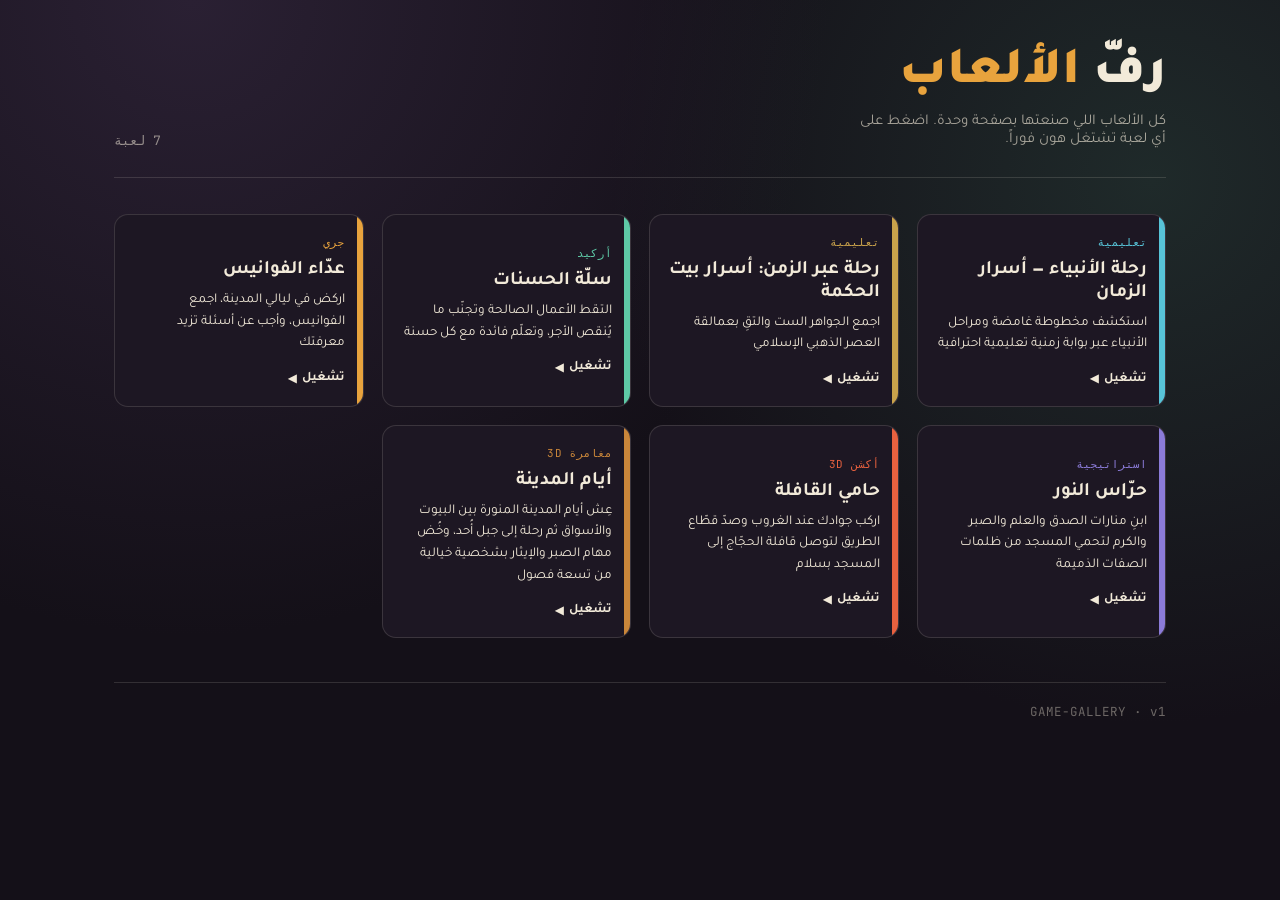
<file: index.html>
<!DOCTYPE html>
<html lang="ar" dir="rtl">
<head>
<meta charset="UTF-8">
<meta name="viewport" content="width=device-width, initial-scale=1.0">
<title>رفّ الألعاب</title>
<link rel="manifest" href="manifest.json">
<meta name="theme-color" content="#141018">
<link rel="icon" href="icon-192.png">
<link rel="apple-touch-icon" href="icon-192.png">
<link rel="preconnect" href="https://fonts.googleapis.com">
<link href="https://fonts.googleapis.com/css2?family=Tajawal:wght@400;500;700;900&family=JetBrains+Mono:wght@500;700&display=swap" rel="stylesheet">
<style>
  :root{
    --ink:#141018;
    --panel:#1d1723;
    --panel-2:#251d2e;
    --paper:#f2ead9;
    --gold:#e8a33d;
    --coral:#e8613f;
    --mint:#5ec9a6;
    --violet:#8b7bd8;
    --line: rgba(242,234,217,0.14);
  }
  *{box-sizing:border-box;}
  html,body{margin:0;padding:0;}
  body{
    background:
      radial-gradient(circle at 15% 0%, #2a2033 0%, transparent 45%),
      radial-gradient(circle at 90% 20%, #1f2a2a 0%, transparent 40%),
      var(--ink);
    color:var(--paper);
    font-family:'Tajawal', sans-serif;
    min-height:100vh;
  }

  .wrap{max-width:1100px;margin:0 auto;padding:48px 24px 80px;}

  header{
    display:flex;
    flex-wrap:wrap;
    align-items:flex-end;
    justify-content:space-between;
    gap:20px;
    padding-bottom:28px;
    border-bottom:1px solid var(--line);
    margin-bottom:36px;
  }
  header h1{
    font-size:clamp(34px,5vw,52px);
    font-weight:900;
    margin:0;
    line-height:1.05;
  }
  header h1 span{color:var(--gold);}
  header p{
    margin:10px 0 0;
    color:rgba(242,234,217,0.65);
    font-size:15px;
    max-width:40ch;
  }
  .count{
    font-family:'JetBrains Mono',monospace;
    font-size:13px;
    color:rgba(242,234,217,0.55);
    white-space:nowrap;
  }

  .shelf{
    display:grid;
    grid-template-columns:repeat(auto-fill, minmax(220px,1fr));
    gap:18px;
  }

.cart{
  position:relative;
  background:var(--panel);
  border:1px solid var(--line);
  border-radius:14px;
  padding:20px 18px 18px;
  cursor:pointer;
  text-align:right;
  overflow:hidden;
  color:#ffffff;          /* ← أضف هذا السطر */
  font-family:'Tajawal', sans-serif;  /* ← واختياري: يوحّد الخط */
  transition:transform .18s ease, border-color .18s ease, background .18s ease;
}
  .cart::before{
    content:"";
    position:absolute;
    inset-inline-start:0;
    top:0; bottom:0;
    width:6px;
    background:var(--accent, var(--gold));
  }
  .cart:hover{
    transform:translateY(-4px);
    border-color:rgba(242,234,217,0.3);
    background:var(--panel-2);
  }
  .cart:focus-visible{
    outline:2px solid var(--paper);
    outline-offset:3px;
  }
  .cart .tag{
    font-family:'JetBrains Mono',monospace;
    font-size:11px;
    letter-spacing:.04em;
    color:var(--accent, var(--gold));
    margin-bottom:10px;
    display:block;
  }
.cart h3{
  margin:0 0 8px;
  font-size:19px;
  font-weight:700;
  color:var(--paper);          /* ← أضف هذا السطر */
}
  .cart p{
    margin:0;
    font-size:13.5px;
    line-height:1.6;
    color:var(--paper);
  }
  .cart .play{
    margin-top:16px;
    font-size:13px;
    font-weight:700;
    color:var(--paper);
    display:flex;
    align-items:center;
    gap:6px;
  }
  .cart .play::after{content:"◀";font-size:11px;transition:transform .18s ease;}
  .cart:hover .play::after{transform:translateX(-4px);}

  .empty{
    grid-column:1/-1;
    border:1px dashed var(--line);
    border-radius:14px;
    padding:40px 24px;
    text-align:center;
    color:rgba(242,234,217,0.55);
    font-size:14px;
    line-height:1.9;
  }
  .empty code{
    background:rgba(242,234,217,0.08);
    padding:2px 7px;
    border-radius:5px;
    font-family:'JetBrains Mono',monospace;
    font-size:12.5px;
    color:var(--mint);
  }

  /* overlay player */
  .stage{
    position:fixed;
    inset:0;
    background:var(--ink);
    display:flex;
    flex-direction:column;
    transform:translateY(100%);
    transition:transform .28s ease;
    z-index:50;
  }
  .stage.open{transform:translateY(0);}
  .stage-bar{
    display:flex;
    align-items:center;
    justify-content:space-between;
    padding:14px 18px;
    border-bottom:1px solid var(--line);
    background:var(--panel);
  }
  .stage-bar .title{
    font-weight:700;
    font-size:15px;
  }
  .back-btn{
    background:transparent;
    border:1px solid var(--line);
    color:var(--paper);
    font-family:'Tajawal',sans-serif;
    font-size:13px;
    font-weight:700;
    padding:8px 16px;
    border-radius:20px;
    cursor:pointer;
    display:flex;
    align-items:center;
    gap:8px;
  }
  .back-btn:hover{border-color:rgba(242,234,217,0.5);}
  .stage iframe{
    flex:1;
    border:0;
    width:100%;
    background:#000;
  }

  footer{
    margin-top:44px;
    padding-top:20px;
    border-top:1px solid var(--line);
    font-size:12.5px;
    color:rgba(242,234,217,0.4);
    font-family:'JetBrains Mono',monospace;
  }
</style>
</head>
<body>

<div class="wrap">
  <header>
    <div>
      <h1>رفّ <span>الألعاب</span></h1>
      <p>كل الألعاب اللي صنعتها بصفحة وحدة. اضغط على أي لعبة تشتغل هون فوراً.</p>
    </div>
    <div class="count" id="count"></div>
  </header>

  <div class="shelf" id="shelf"></div>

  <footer>GAME-GALLERY · v1</footer>
</div>

<div class="stage" id="stage">
  <div class="stage-bar">
    <div class="title" id="stageTitle"></div>
    <button class="back-btn" id="backBtn">
      <span>▶</span> رجوع للرف
    </button>
  </div>
  <iframe id="stageFrame" title="game"></iframe>
</div>

<script>
  /*
    ==========================================================
    ✏️ عدّل هالمصفوفة لإضافة ألعابك:
    - name: اسم اللعبة
    - desc: وصف قصير (سطر أو سطرين)
    - file: اسم ملف الـ HTML تبع اللعبة (لازم يكون بنفس المجلد
            اللي فيه ملف game-gallery.html هذا، أو مسار نسبي له)
    - accent: لون مميز اختياري (اتركه فاضي لو ما بدك)
    ==========================================================
  */
  const games = [
    { name: "رحلة الأنبياء — أسرار الزمان", desc: "استكشف مخطوطة غامضة ومراحل الأنبياء عبر بوابة زمنية تعليمية احترافية", file: "games/prophets-journey.html", accent: "#57c3d7", tag: "تعليمية" },
    { name: "رحلة عبر الزمن: أسرار بيت الحكمة", desc: "اجمع الجواهر الست والتقِ بعمالقة العصر الذهبي الإسلامي", file: "games/wise.html", accent: "#c9a24b", tag: "تعليمية" },
    { name: "سلّة الحسنات", desc: "التقط الأعمال الصالحة وتجنّب ما يُنقص الأجر، وتعلّم فائدة مع كل حسنة", file: "games/hasanat.html", accent: "#5ec9a6", tag: "أركيد" },
    { name: "عدّاء الفوانيس", desc: "اركض في ليالي المدينة، اجمع الفوانيس، وأجب عن أسئلة تزيد معرفتك", file: "games/fawanees.html", accent: "#e8a33d", tag: "جري" },
    { name: "حرّاس النور", desc: "ابنِ منارات الصدق والعلم والصبر والكرم لتحمي المسجد من ظلمات الصفات الذميمة", file: "games/noor-guardians.html", accent: "#8b7bd8", tag: "استراتيجية" },
    { name: "حامي القافلة", desc: "اركب جوادك عند الغروب وصدّ قطّاع الطريق لتوصل قافلة الحجّاج إلى المسجد بسلام", file: "games/hami-alqafila.html", accent: "#e8613f", tag: "أكشن 3D" },
    { name: "أيام المدينة", desc: "عِش أيام المدينة المنورة بين البيوت والأسواق ثم رحلة إلى جبل أُحد، وخُض مهام الصبر والإيثار بشخصية خيالية من تسعة فصول", file: "games/uhud-day.html", accent: "#c9863a", tag: "مغامرة 3D" },
  ];

  const shelf = document.getElementById('shelf');
  const countEl = document.getElementById('count');
  const stage = document.getElementById('stage');
  const stageFrame = document.getElementById('stageFrame');
  const stageTitle = document.getElementById('stageTitle');
  const backBtn = document.getElementById('backBtn');

  const tags = ['ARCADE','PUZZLE','ACTION','LAB','LEVEL-01','WIP'];

  function render(){
    shelf.innerHTML = '';
    countEl.textContent = games.length ? `${games.length} لعبة` : '';

    if(!games.length){
      shelf.innerHTML = `
        <div class="empty">
          الرف فاضي لهلق 🎮<br>
          افتح ملف <code>game-gallery.html</code> بمحرر نصوص، ولاقي مصفوفة
          <code>games</code> بالأعلى، وضيف كل لعبة كسطر جديد فيها بهالشكل:<br><br>
          <code>{ name: "اسم اللعبة", desc: "وصف قصير", file: "game.html" }</code><br><br>
          وحطّ ملف اللعبة (game.html) بنفس المجلد.
        </div>`;
      return;
    }

    games.forEach((g, i) => {
      const card = document.createElement('button');
      card.className = 'cart';
      card.style.setProperty('--accent', g.accent || ['#e8a33d','#e8613f','#5ec9a6','#8b7bd8'][i % 4]);
      card.innerHTML = `
        <span class="tag">${g.tag || tags[i % tags.length]}</span>
        <h3>${g.name}</h3>
        <p>${g.desc || ''}</p>
        <div class="play">تشغيل</div>
      `;
      card.addEventListener('click', () => openGame(g));
      shelf.appendChild(card);
    });
  }

  function openGame(g){
    stageTitle.textContent = g.name;
    stageFrame.src = g.file;
    stage.classList.add('open');
  }

  function closeGame(){
    stage.classList.remove('open');
    setTimeout(() => { stageFrame.src = 'about:blank'; }, 300);
  }

  backBtn.addEventListener('click', closeGame);
  document.addEventListener('keydown', (e) => {
    if(e.key === 'Escape' && stage.classList.contains('open')) closeGame();
  });

  render();
</script>

</body>
</html>
</file>
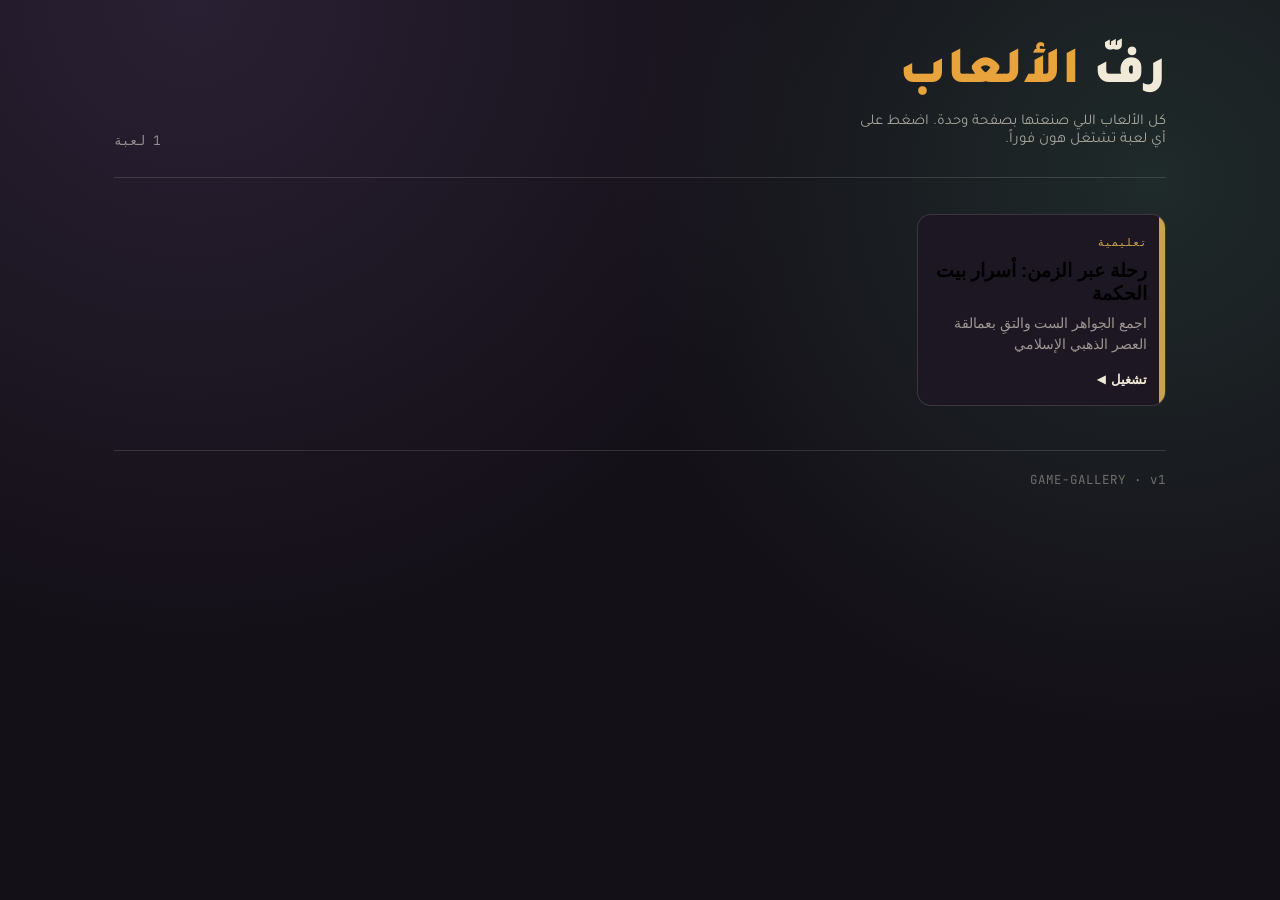
<file: game-gallery.html>
<!DOCTYPE html>
<html lang="ar" dir="rtl">
<head>
<meta charset="UTF-8">
<meta name="viewport" content="width=device-width, initial-scale=1.0">
<title>رفّ الألعاب</title>
<link rel="manifest" href="manifest.json">
<meta name="theme-color" content="#141018">
<link rel="icon" href="icon-192.png">
<link rel="apple-touch-icon" href="icon-192.png">
<link rel="preconnect" href="https://fonts.googleapis.com">
<link href="https://fonts.googleapis.com/css2?family=Tajawal:wght@400;500;700;900&family=JetBrains+Mono:wght@500;700&display=swap" rel="stylesheet">
<style>
  :root{
    --ink:#141018;
    --panel:#1d1723;
    --panel-2:#251d2e;
    --paper:#f2ead9;
    --gold:#e8a33d;
    --coral:#e8613f;
    --mint:#5ec9a6;
    --violet:#8b7bd8;
    --line: rgba(242,234,217,0.14);
  }
  *{box-sizing:border-box;}
  html,body{margin:0;padding:0;}
  body{
    background:
      radial-gradient(circle at 15% 0%, #2a2033 0%, transparent 45%),
      radial-gradient(circle at 90% 20%, #1f2a2a 0%, transparent 40%),
      var(--ink);
    color:var(--paper);
    font-family:'Tajawal', sans-serif;
    min-height:100vh;
  }

  .wrap{max-width:1100px;margin:0 auto;padding:48px 24px 80px;}

  header{
    display:flex;
    flex-wrap:wrap;
    align-items:flex-end;
    justify-content:space-between;
    gap:20px;
    padding-bottom:28px;
    border-bottom:1px solid var(--line);
    margin-bottom:36px;
  }
  header h1{
    font-size:clamp(34px,5vw,52px);
    font-weight:900;
    margin:0;
    line-height:1.05;
  }
  header h1 span{color:var(--gold);}
  header p{
    margin:10px 0 0;
    color:rgba(242,234,217,0.65);
    font-size:15px;
    max-width:40ch;
  }
  .count{
    font-family:'JetBrains Mono',monospace;
    font-size:13px;
    color:rgba(242,234,217,0.55);
    white-space:nowrap;
  }

  .shelf{
    display:grid;
    grid-template-columns:repeat(auto-fill, minmax(220px,1fr));
    gap:18px;
  }

  .cart{
    position:relative;
    background:var(--panel);
    border:1px solid var(--line);
    border-radius:14px;
    padding:20px 18px 18px;
    cursor:pointer;
    text-align:right;
    overflow:hidden;
    transition:transform .18s ease, border-color .18s ease, background .18s ease;
  }
  .cart::before{
    content:"";
    position:absolute;
    inset-inline-start:0;
    top:0; bottom:0;
    width:6px;
    background:var(--accent, var(--gold));
  }
  .cart:hover{
    transform:translateY(-4px);
    border-color:rgba(242,234,217,0.3);
    background:var(--panel-2);
  }
  .cart:focus-visible{
    outline:2px solid var(--paper);
    outline-offset:3px;
  }
  .cart .tag{
    font-family:'JetBrains Mono',monospace;
    font-size:11px;
    letter-spacing:.04em;
    color:var(--accent, var(--gold));
    margin-bottom:10px;
    display:block;
  }
  .cart h3{
    margin:0 0 8px;
    font-size:19px;
    font-weight:700;
  }
  .cart p{
    margin:0;
    font-size:13.5px;
    line-height:1.6;
    color:rgba(242,234,217,0.6);
  }
  .cart .play{
    margin-top:16px;
    font-size:13px;
    font-weight:700;
    color:var(--paper);
    display:flex;
    align-items:center;
    gap:6px;
  }
  .cart .play::after{content:"◀";font-size:11px;transition:transform .18s ease;}
  .cart:hover .play::after{transform:translateX(-4px);}

  .empty{
    grid-column:1/-1;
    border:1px dashed var(--line);
    border-radius:14px;
    padding:40px 24px;
    text-align:center;
    color:rgba(242,234,217,0.55);
    font-size:14px;
    line-height:1.9;
  }
  .empty code{
    background:rgba(242,234,217,0.08);
    padding:2px 7px;
    border-radius:5px;
    font-family:'JetBrains Mono',monospace;
    font-size:12.5px;
    color:var(--mint);
  }

  /* overlay player */
  .stage{
    position:fixed;
    inset:0;
    background:var(--ink);
    display:flex;
    flex-direction:column;
    transform:translateY(100%);
    transition:transform .28s ease;
    z-index:50;
  }
  .stage.open{transform:translateY(0);}
  .stage-bar{
    display:flex;
    align-items:center;
    justify-content:space-between;
    padding:14px 18px;
    border-bottom:1px solid var(--line);
    background:var(--panel);
  }
  .stage-bar .title{
    font-weight:700;
    font-size:15px;
  }
  .back-btn{
    background:transparent;
    border:1px solid var(--line);
    color:var(--paper);
    font-family:'Tajawal',sans-serif;
    font-size:13px;
    font-weight:700;
    padding:8px 16px;
    border-radius:20px;
    cursor:pointer;
    display:flex;
    align-items:center;
    gap:8px;
  }
  .back-btn:hover{border-color:rgba(242,234,217,0.5);}
  .stage iframe{
    flex:1;
    border:0;
    width:100%;
    background:#000;
  }

  footer{
    margin-top:44px;
    padding-top:20px;
    border-top:1px solid var(--line);
    font-size:12.5px;
    color:rgba(242,234,217,0.4);
    font-family:'JetBrains Mono',monospace;
  }
</style>
</head>
<body>

<div class="wrap">
  <header>
    <div>
      <h1>رفّ <span>الألعاب</span></h1>
      <p>كل الألعاب اللي صنعتها بصفحة وحدة. اضغط على أي لعبة تشتغل هون فوراً.</p>
    </div>
    <div class="count" id="count"></div>
  </header>

  <div class="shelf" id="shelf"></div>

  <footer>GAME-GALLERY · v1</footer>
</div>

<div class="stage" id="stage">
  <div class="stage-bar">
    <div class="title" id="stageTitle"></div>
    <button class="back-btn" id="backBtn">
      <span>▶</span> رجوع للرف
    </button>
  </div>
  <iframe id="stageFrame" title="game"></iframe>
</div>

<script>
  /*
    ==========================================================
    ✏️ عدّل هالمصفوفة لإضافة ألعابك:
    - name: اسم اللعبة
    - desc: وصف قصير (سطر أو سطرين)
    - file: اسم ملف الـ HTML تبع اللعبة (لازم يكون بنفس المجلد
            اللي فيه ملف game-gallery.html هذا، أو مسار نسبي له)
    - accent: لون مميز اختياري (اتركه فاضي لو ما بدك)
    ==========================================================
  */
  const games = [
    { name: "رحلة عبر الزمن: أسرار بيت الحكمة", desc: "اجمع الجواهر الست والتقِ بعمالقة العصر الذهبي الإسلامي", file: "games/رحلة-بيت-الحكمة.html", accent: "#c9a24b", tag: "تعليمية" },
  ];

  const shelf = document.getElementById('shelf');
  const countEl = document.getElementById('count');
  const stage = document.getElementById('stage');
  const stageFrame = document.getElementById('stageFrame');
  const stageTitle = document.getElementById('stageTitle');
  const backBtn = document.getElementById('backBtn');

  const tags = ['ARCADE','PUZZLE','ACTION','LAB','LEVEL-01','WIP'];

  function render(){
    shelf.innerHTML = '';
    countEl.textContent = games.length ? `${games.length} لعبة` : '';

    if(!games.length){
      shelf.innerHTML = `
        <div class="empty">
          الرف فاضي لهلق 🎮<br>
          افتح ملف <code>game-gallery.html</code> بمحرر نصوص، ولاقي مصفوفة
          <code>games</code> بالأعلى، وضيف كل لعبة كسطر جديد فيها بهالشكل:<br><br>
          <code>{ name: "اسم اللعبة", desc: "وصف قصير", file: "game.html" }</code><br><br>
          وحطّ ملف اللعبة (game.html) بنفس المجلد.
        </div>`;
      return;
    }

    games.forEach((g, i) => {
      const card = document.createElement('button');
      card.className = 'cart';
      card.style.setProperty('--accent', g.accent || ['#e8a33d','#e8613f','#5ec9a6','#8b7bd8'][i % 4]);
      card.innerHTML = `
        <span class="tag">${g.tag || tags[i % tags.length]}</span>
        <h3>${g.name}</h3>
        <p>${g.desc || ''}</p>
        <div class="play">تشغيل</div>
      `;
      card.addEventListener('click', () => openGame(g));
      shelf.appendChild(card);
    });
  }

  function openGame(g){
    stageTitle.textContent = g.name;
    stageFrame.src = g.file;
    stage.classList.add('open');
  }

  function closeGame(){
    stage.classList.remove('open');
    setTimeout(() => { stageFrame.src = 'about:blank'; }, 300);
  }

  backBtn.addEventListener('click', closeGame);
  document.addEventListener('keydown', (e) => {
    if(e.key === 'Escape' && stage.classList.contains('open')) closeGame();
  });

  render();
</script>

</body>
</html>
</file>
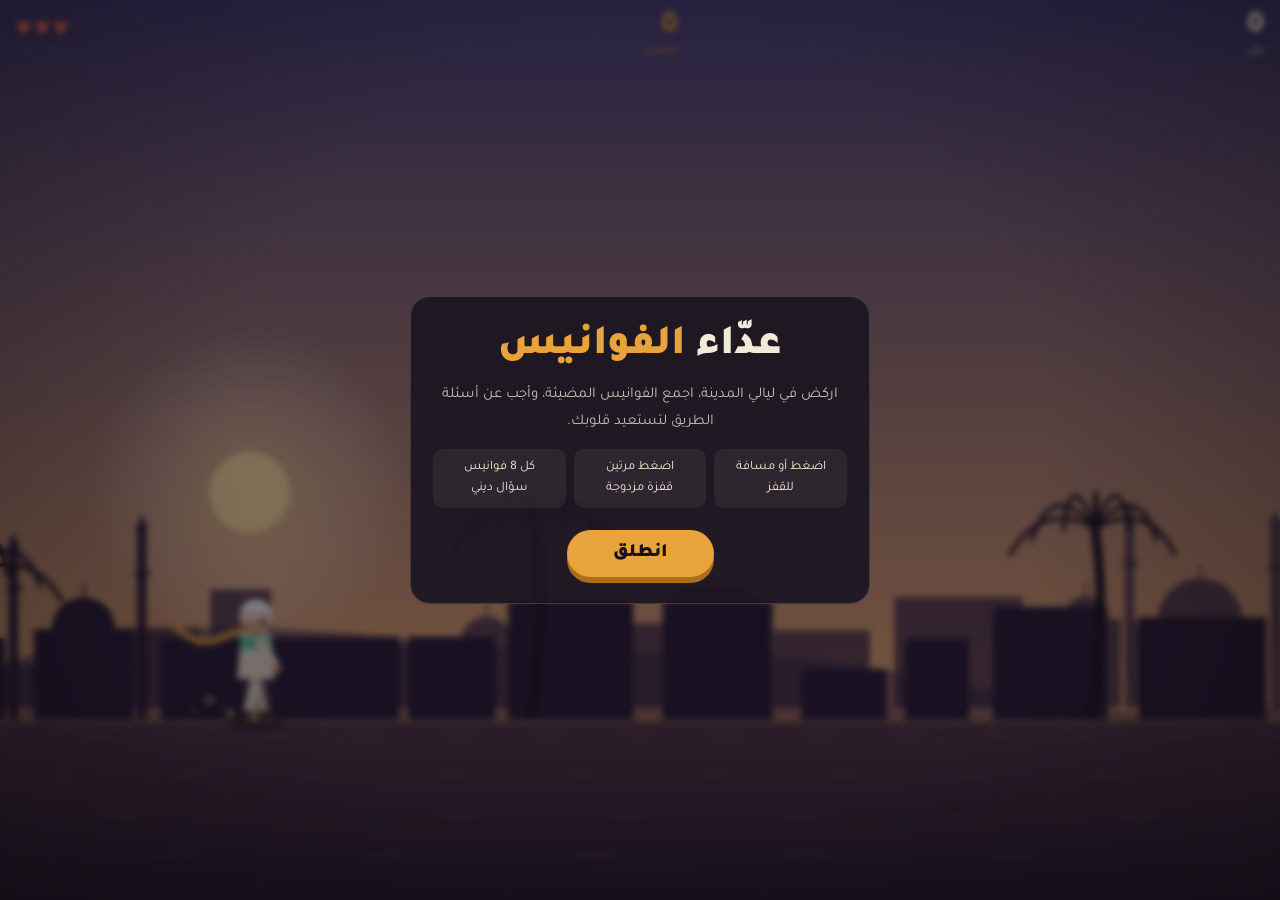
<file: games/fawanees.html>
<!DOCTYPE html>
<html lang="ar" dir="rtl">
<head>
<meta charset="UTF-8">
<meta name="viewport" content="width=device-width, initial-scale=1.0, user-scalable=no">
<title>عدّاء الفوانيس</title>
<link rel="preconnect" href="https://fonts.googleapis.com">
<link href="https://fonts.googleapis.com/css2?family=Tajawal:wght@400;500;700;900&display=swap" rel="stylesheet">
<style>
:root{--ink:#141018;--panel:#1d1723;--paper:#f2ead9;--gold:#e8a33d;--coral:#e8613f;--mint:#5ec9a6;--line:rgba(242,234,217,.16)}
*{box-sizing:border-box;-webkit-tap-highlight-color:transparent}
html,body{margin:0;height:100%;overflow:hidden;background:var(--ink);color:var(--paper);font-family:'Tajawal',sans-serif;touch-action:none;user-select:none;-webkit-user-select:none}
canvas{position:fixed;inset:0;width:100%;height:100%;display:block}
.hud{position:fixed;top:0;left:0;right:0;display:flex;justify-content:space-between;align-items:flex-start;padding:12px 16px;pointer-events:none;z-index:5;text-shadow:0 2px 8px rgba(0,0,0,.5)}
.hud .n{font-size:30px;font-weight:900;line-height:1}
.hud .n small{display:block;font-size:12px;font-weight:500;opacity:.75;margin-top:3px}
.hud .gold{color:var(--gold)}
.hearts{font-size:26px;letter-spacing:3px;color:var(--coral)}
.hearts i{font-style:normal;transition:opacity .3s,transform .3s}
.hearts i.off{opacity:.2;transform:scale(.7)}
.screen{position:fixed;inset:0;z-index:10;display:flex;align-items:center;justify-content:center;padding:20px;background:rgba(20,16,24,.55);backdrop-filter:blur(3px)}
.screen.hide{display:none}
.card{width:min(100%,460px);background:rgba(29,23,35,.94);border:1px solid var(--line);border-radius:20px;padding:26px 22px;text-align:center;animation:pop .45s cubic-bezier(.2,1.4,.4,1)}
@keyframes pop{from{transform:scale(.85) translateY(20px);opacity:0}to{transform:none;opacity:1}}
.card h1{margin:0 0 4px;font-size:42px;font-weight:900;line-height:1.15}
.card h1 span{color:var(--gold)}
.card p{margin:10px 0;font-size:15px;line-height:1.8;color:rgba(242,234,217,.78)}
button.go{font-family:inherit;font-size:19px;font-weight:900;color:var(--ink);background:var(--gold);border:0;border-radius:30px;padding:12px 46px;cursor:pointer;margin-top:8px;touch-action:manipulation;box-shadow:0 6px 0 #a8701c;transition:transform .08s,box-shadow .08s}
button.go:active{transform:translateY(5px);box-shadow:0 1px 0 #a8701c}
button.go:focus-visible,.opt:focus-visible{outline:2px solid var(--paper);outline-offset:3px}
.tips{display:flex;gap:8px;margin:14px 0;font-size:13px;line-height:1.6}
.tips div{flex:1;background:rgba(242,234,217,.06);border-radius:10px;padding:9px 6px}
.big{font-size:58px;font-weight:900;color:var(--gold);line-height:1;margin:6px 0 0}
.sub{font-size:13px;color:rgba(242,234,217,.6)}
.rem{background:rgba(94,201,166,.1);border:1px solid rgba(94,201,166,.3);border-radius:12px;padding:12px;font-size:14.5px;line-height:1.8;margin:14px 0 6px}
.q{font-size:21px;font-weight:700;line-height:1.6;margin:6px 0 16px}
.qtag{display:inline-block;background:var(--gold);color:var(--ink);font-weight:900;font-size:12.5px;padding:3px 14px;border-radius:14px}
.opt{display:block;width:100%;font-family:inherit;font-size:17px;font-weight:700;color:var(--paper);background:rgba(242,234,217,.07);border:1.5px solid var(--line);border-radius:12px;padding:12px;margin:8px 0;cursor:pointer;transition:background .2s,border-color .2s,transform .15s}
.opt:hover{background:rgba(242,234,217,.14)}
.opt.ok{background:rgba(94,201,166,.25);border-color:var(--mint);transform:scale(1.03)}
.opt.no{background:rgba(232,97,63,.22);border-color:var(--coral);animation:sh .35s}
@keyframes sh{25%{transform:translateX(7px)}75%{transform:translateX(-7px)}}
.ex{min-height:52px;font-size:14.5px;line-height:1.7;color:var(--mint);margin-top:8px}
@media (prefers-reduced-motion:reduce){.card,.opt.no{animation:none}}
</style>
</head>
<body>
<canvas id="c"></canvas>

<div class="hud" id="hud">
  <div class="n"><span id="m">0</span><small>متر</small></div>
  <div class="n gold"><span id="l">0</span><small>فانوس</small></div>
  <div class="hearts" id="h"><i>♥</i><i>♥</i><i>♥</i></div>
</div>

<div class="screen" id="start">
  <div class="card">
    <h1>عدّاء <span>الفوانيس</span></h1>
    <p>اركض في ليالي المدينة، اجمع الفوانيس المضيئة، وأجب عن أسئلة الطريق لتستعيد قلوبك.</p>
    <div class="tips">
      <div>اضغط أو مسافة<br>للقفز</div>
      <div>اضغط مرتين<br>قفزة مزدوجة</div>
      <div>كل 8 فوانيس<br>سؤال ديني</div>
    </div>
    <button class="go" id="startBtn">انطلق</button>
  </div>
</div>

<div class="screen hide" id="quiz">
  <div class="card">
    <span class="qtag">سؤال الطريق</span>
    <div class="q" id="qt"></div>
    <div id="qo"></div>
    <div class="ex" id="qe"></div>
  </div>
</div>

<div class="screen hide" id="over">
  <div class="card">
    <h1>انتهى <span>السباق</span></h1>
    <div class="big" id="fm">0</div>
    <div class="sub">متر</div>
    <p id="fl" style="margin:6px 0 0"></p>
    <div class="sub" id="fb"></div>
    <div class="rem" id="fr"></div>
    <button class="go" id="again">جولة جديدة</button>
  </div>
</div>

<script>
(()=>{
const $=i=>document.getElementById(i), cv=$('c'), ctx=cv.getContext('2d');
const Q=[
['كم عدد أركان الإسلام؟',['خمسة','ستة','أربعة'],'أركان الإسلام خمسة: الشهادتان، الصلاة، الزكاة، الصوم، الحج.'],
['ما أول ما نزل من القرآن الكريم؟',['اقرأ باسم ربك','سورة الفاتحة','سورة الإخلاص'],'أول ما نزل: «اقرأ باسم ربك الذي خلق» في غار حراء.'],
['ما أطول سورة في القرآن؟',['البقرة','آل عمران','النساء'],'سورة البقرة هي أطول سور القرآن، وعدد آياتها 286.'],
['كم عدد سور القرآن الكريم؟',['114','100','120'],'القرآن الكريم فيه 114 سورة.'],
['في أي شهر فُرض صيام المسلمين؟',['رمضان','شعبان','محرّم'],'صيام شهر رمضان هو الركن الرابع من أركان الإسلام.'],
['من هو النبي الذي ابتلعه الحوت؟',['يونس عليه السلام','موسى عليه السلام','نوح عليه السلام'],'نادى يونس في الظلمات: «لا إله إلا أنت سبحانك إني كنت من الظالمين».'],
['من هو خليل الله من الأنبياء؟',['إبراهيم عليه السلام','يوسف عليه السلام','هود عليه السلام'],'اتخذ الله إبراهيم عليه السلام خليلاً.'],
['كم عدد الصلوات المفروضة في اليوم والليلة؟',['خمس','ثلاث','ست'],'الفجر والظهر والعصر والمغرب والعشاء.'],
['إلى أين هاجر النبي ﷺ؟',['المدينة المنورة','الطائف','الحبشة'],'هاجر النبي ﷺ من مكة إلى المدينة المنورة.'],
['ما أول مسجد بُني في المدينة المنورة؟',['مسجد قباء','المسجد النبوي','مسجد القبلتين'],'مسجد قباء هو أول مسجد أُسّس بعد الهجرة.'],
['أي سورة تعدل ثلث القرآن في الأجر؟',['الإخلاص','الفاتحة','الكوثر'],'جاء في الحديث أن «قل هو الله أحد» تعدل ثلث القرآن.'],
['من هو الملَك الموكّل بالوحي؟',['جبريل عليه السلام','ميكائيل عليه السلام','إسرافيل عليه السلام'],'جبريل عليه السلام هو الروح الأمين الذي نزل بالقرآن.'],
['ما أعظم آية في القرآن الكريم؟',['آية الكرسي','آية الدَّين','آخر آية في البقرة'],'جاء في الحديث الصحيح أن آية الكرسي أعظم آية في كتاب الله.'],
['في أي شهر يكون الحج؟',['ذو الحجة','رجب','ربيع الأول'],'يبدأ الحج في الثامن من ذي الحجة.'],
['من هو الصحابي الملقّب بالفاروق؟',['عمر بن الخطاب','أبو بكر الصديق','علي بن أبي طالب'],'لُقّب عمر رضي الله عنه بالفاروق لأن الله فرّق به بين الحق والباطل.'],
['من كلّم الله من الأنبياء تكليماً؟',['موسى عليه السلام','عيسى عليه السلام','داود عليه السلام'],'قال تعالى: «وكلّم الله موسى تكليماً».'],
['ما السورة التي لا تبدأ بالبسملة؟',['التوبة','الأنفال','يونس'],'سورة التوبة هي السورة الوحيدة التي لا تُبدأ بالبسملة.'],
['من بنى الكعبة مع ابنه إسماعيل؟',['إبراهيم عليه السلام','آدم عليه السلام','نوح عليه السلام'],'«وإذ يرفع إبراهيم القواعد من البيت وإسماعيل».'],
];
const REM=['الكلمة الطيبة صدقة.','تبسّمك في وجه أخيك صدقة.','أحبّ الأعمال إلى الله أدومها وإن قلّ.','من دلّ على خير فله مثل أجر فاعله.','خيركم من تعلّم القرآن وعلّمه.','اتقِ الله حيثما كنت، وأتبع السيئة الحسنة تمحها.'];

let W,H,S,gy,dpr,tm=0,dist=0,spd=0,st='menu',lives=3,lan=0,qc=0,inv=0,shake=0,zoom=0,flash=0,spT=0,dust=0,overT=0,best=0,deck=[];
try{best=+localStorage.getItem('fw_best')||0}catch(e){}
const P={x:0,y:0,vy:0,g:true,j:0,ph:0,hold:false};
let obs=[],lants=[],pts=[],lines=[],stars=[],skA,skB;

const hex=h=>[1,3,5].map(i=>parseInt(h.substr(i,2),16)),mix=(a,b,t)=>a.map((v,i)=>v+(b[i]-v)*t),rgb=a=>'rgb('+a.map(Math.round)+')';
const K=[['#3b2a63','#f0a35e'],['#4a7fc1','#f6d9a8'],['#2b1b4a','#e8613f'],['#0c0a1a','#2a1f4d']].map(k=>k.map(hex));
function sky(p){const f=p*4,i=Math.floor(f)%4,t=f-Math.floor(f),e=t*t*(3-2*t),a=K[i],b=K[(i+1)%4];return[mix(a[0],b[0],e),mix(a[1],b[1],e)]}
function mkSky(n){let x=0,a=[];while(x<n){const r=Math.random(),w=60+Math.random()*80;a.push({x,w,t:r<.3?'m':r<.55?'h':'b',h:50+Math.random()*90,z:Math.random()});x+=w+8+Math.random()*26}return{a,n:x}}

function resize(){dpr=Math.min(devicePixelRatio||1,2);W=innerWidth;H=innerHeight;cv.width=W*dpr;cv.height=H*dpr;ctx.setTransform(dpr,0,0,dpr,0,0);S=Math.max(.7,Math.min(1.35,H/560));gy=H*.8;P.x=Math.max(90,W*.2);if(P.g)P.y=gy;if(P.g)P.y=gy;skA=mkSky(Math.max(W*1.3,1500));skB=mkSky(Math.max(W*1.3,1500));
stars=Array.from({length:70},()=>({x:Math.random(),y:Math.random()*.7,r:Math.random()*1.5+.3,a:Math.random()*6}));
lines=Array.from({length:14},()=>({x:Math.random()*W,y:Math.random()*gy,l:40+Math.random()*90}))}

function reset(){dist=0;lan=0;qc=0;lives=3;inv=0;obs=[];lants=[];pts=[];spT=1;P.y=gy;P.vy=0;P.g=true;P.j=0;spd=330*S;hud(true)}
function start(){reset();st='run';['start','over','quiz'].forEach(i=>$(i).classList.add('hide'))}

function hud(f){const m=(dist/60)|0;$('m').textContent=m;$('l').textContent=lan;[...$('h').children].forEach((c,i)=>c.classList.toggle('off',i>=lives))}

function jump(){if(st!=='run')return;if(P.g){P.vy=-830*S;P.g=false;P.j=1;puff(8,'#d9b98a')}else if(P.j<2){P.vy=-720*S;P.j=2;ring()}P.hold=true}
function ring(){for(let i=0;i<14;i++){const a=i/14*6.283;pts.push({x:P.x,y:P.y-30*S,vx:Math.cos(a)*160,vy:Math.sin(a)*90,l:.5,m:.5,c:'#f2ead9',r:2.5})}}
function puff(n,c){for(let i=0;i<n;i++)pts.push({x:P.x-8*S+Math.random()*16,y:gy-2,vx:-60-Math.random()*120,vy:-20-Math.random()*60,l:.5,m:.5,c,r:2+Math.random()*3})}
function burst(x,y,c,n){for(let i=0;i<n;i++){const a=Math.random()*6.283,s=80+Math.random()*220;pts.push({x,y,vx:Math.cos(a)*s,vy:Math.sin(a)*s-60,l:.7,m:.7,c,r:2+Math.random()*3,g:1})}}

function mkRock(x,w,h){const p=[[0,0],[.1,-.55],[.3,-.9],[.5,-1],[.72,-.7],[.9,-.45],[1,0]].map(a=>[a[0]*w+(Math.random()-.5)*5,a[1]*h]);obs.push({x,w,h,p})}
function spawn(){const x=W+80;if(Math.random()<.25){for(let i=0;i<6;i++)lants.push({x:x+i*58*S,y:gy-48*S,b:Math.random()*6,got:0})}else{const w=(34+Math.random()*34)*S,h=(30+Math.random()*32)*S;mkRock(x,w,h);let e=w;if(Math.random()<.3){const g=(75+Math.random()*30)*S;mkRock(x+w+g,w*.8,h*.9);e=w*1.8+g}
const cx=x+e/2,sp=spd*.11;for(let k=0;k<5;k++)lants.push({x:cx+(k-2)*sp,y:gy-70*S-Math.sin(k/4*Math.PI)*105*S,b:Math.random()*6,got:0})}}

function ask(){st='quiz';if(!deck.length)deck=Q.map((_,i)=>i).sort(()=>Math.random()-.5);const q=Q[deck.pop()];$('qt').textContent=q[0];$('qe').textContent='';const box=$('qo');box.innerHTML='';
q[1].map((t,i)=>[t,i===0]).sort(()=>Math.random()-.5).forEach(([t,ok])=>{const b=document.createElement('button');b.className='opt';b.textContent=t;b.onclick=()=>{if(box.dataset.d)return;box.dataset.d=1;b.classList.add(ok?'ok':'no');if(!ok)[...box.children].forEach(c=>{if(c.textContent===q[1][0])c.classList.add('ok')});$('qe').textContent=(ok?'أحسنت! ':'')+q[2];if(ok){if(lives<3)lives++;else lan+=3;burst(P.x,P.y-50*S,'#e8a33d',30);zoom=.05;flash=.4;hud()}setTimeout(()=>{$('quiz').classList.add('hide');st='run';inv=1.5;delete box.dataset.d},ok?1900:2800)};box.appendChild(b)});
delete box.dataset.d;$('quiz').classList.remove('hide')}

function die(){st='dead';overT=0;shake=.6}
function showOver(){const m=(dist/60)|0;if(m>best){best=m;try{localStorage.setItem('fw_best',best)}catch(e){}}$('fm').textContent=m;$('fl').textContent='جمعت '+lan+' فانوساً';$('fb').textContent='أفضل مسافة: '+best+' متر';$('fr').textContent='💡 '+REM[Math.floor(Math.random()*REM.length)];$('over').classList.remove('hide')}

function update(dt){tm+=dt;const run=st==='run';
const base=st==='menu'?270*S:(run?(330+Math.min(320,dist/60*.9))*S:st==='quiz'?spd*.05:st==='dead'?spd*Math.max(0,1-overT*1.6):0);
if(run)spd=base;dist+=base*dt;
lines.forEach(l=>{l.x-=(base*2.2+300)*dt;if(l.x<-l.l){l.x=W+Math.random()*200;l.y=Math.random()*gy}});
if(shake>0)shake-=dt;if(zoom>0)zoom=Math.max(0,zoom-dt*.12);if(flash>0)flash-=dt;
if(run||st==='menu'){P.ph+=dt*(9+base/S*.012);dust-=dt;if(P.g&&dust<=0){puff(1,'#d9b98a');dust=.06}}
if(run){
 if(!P.g){P.vy+=2250*S*dt;if(!P.hold&&P.vy<-250*S)P.vy+=3600*S*dt;P.y+=P.vy*dt;if(P.y>=gy){P.y=gy;P.vy=0;P.g=true;P.j=0;puff(6,'#d9b98a')}}
 if(inv>0)inv-=dt;spT-=dt;if(spT<=0){spawn();spT=1.15+Math.random()*.75}
 obs.forEach(o=>o.x-=spd*dt);lants.forEach(l=>l.x-=spd*dt);obs=obs.filter(o=>o.x>-200);lants=lants.filter(l=>l.x>-60&&!l.got);
 const pl={l:P.x-13*S,r:P.x+13*S,t:P.y-78*S,b:P.y-4*S};
 if(inv<=0)for(const o of obs){if(pl.r>o.x+o.w*.14&&pl.l<o.x+o.w*.86&&pl.b>gy-o.h*.8){lives--;inv=1.6;shake=.4;flash=.35;burst(P.x,P.y-40*S,'#e8613f',22);hud();if(lives<=0)die();break}}
 for(const l of lants){if(Math.hypot(l.x-P.x,l.y-(P.y-45*S))<42*S){l.got=1;lan++;burst(l.x,l.y,'#ffd27a',12);zoom=.02;hud();if(++qc>=8){qc=0;ask();break}}}
 hud();
}
if(st==='dead'){overT+=dt;if(!P.g){P.vy+=2250*S*dt;P.y=Math.min(gy,P.y+P.vy*dt);if(P.y>=gy)P.g=true}if(overT>1.1&&$('over').classList.contains('hide'))showOver()}
pts.forEach(p=>{p.l-=dt;p.x+=p.vx*dt;p.y+=p.vy*dt;if(p.g)p.vy+=500*dt});pts=pts.filter(p=>p.l>0)}

function bld(o,x,b,col,win){const h=o.h*S,w=o.w;ctx.fillStyle=col;
 if(o.t==='m'){const bh=h*.55,cx=x+w/2;ctx.fillRect(x,b-bh,w,bh);ctx.beginPath();ctx.arc(cx,b-bh,w*.32,Math.PI,0);ctx.fill();ctx.fillRect(cx-1,b-bh-w*.32-14,2,14);ctx.fillRect(x+w+4,b-h*1.15,9,h*1.15);ctx.beginPath();ctx.moveTo(x+w+2,b-h*1.15);ctx.lineTo(x+w+8.5,b-h*1.15-16);ctx.lineTo(x+w+15,b-h*1.15);ctx.fill();ctx.fillRect(x+w+1,b-h*.9,16,4)}
 else ctx.fillRect(x,b-h*(o.t==='h'?.45:.7),w,h*(o.t==='h'?.45:.7));
 if(win>0){ctx.fillStyle='rgba(255,200,100,'+win+')';const bh=o.t==='m'?h*.55:h*(o.t==='h'?.45:.7);for(let wy=b-bh+8;wy<b-8;wy+=15)for(let wx=x+8;wx<x+w-8;wx+=16)if(((wx*7+wy*3+o.z*99)|0)%3===0)ctx.fillRect(wx,wy,5,7)}}
function layer(L,f,b,col,win){const off=-(dist*f)%L.n;for(let k=0;k<3;k++){const ox=off+k*L.n;if(ox>W)break;for(const o of L.a){const x=ox+o.x;if(x>W+40||x<-160)continue;bld(o,x,b,col,win)}}}
function dunes(b,amp,k,f,col){ctx.fillStyle=col;ctx.beginPath();ctx.moveTo(0,H);for(let x=0;x<=W+20;x+=20)ctx.lineTo(x,b-Math.sin((x+dist*f)*k)*amp-Math.sin((x+dist*f)*k*2.3)*amp*.35);ctx.lineTo(W,H);ctx.fill()}
function palm(x,b,h){ctx.strokeStyle='#140e1b';ctx.lineWidth=7*S;ctx.beginPath();ctx.moveTo(x,b);ctx.quadraticCurveTo(x+14*S,b-h*.5,x+4*S,b-h);ctx.stroke();ctx.lineWidth=3*S;for(let i=0;i<7;i++){const a=-Math.PI*(.08+.84*i/6),sw=Math.sin(tm*1.6+i+x)*5,tx=x+4*S,ty=b-h;ctx.beginPath();ctx.moveTo(tx,ty);ctx.quadraticCurveTo(tx+Math.cos(a)*42*S,ty+Math.sin(a)*42*S-10*S,tx+Math.cos(a)*64*S+sw,ty+Math.sin(a)*28*S+28*S);ctx.stroke()}}
function fanous(x,y,z,t){const g=ctx.createRadialGradient(x,y,2,x,y,z*2.4);g.addColorStop(0,'rgba(255,200,90,.6)');g.addColorStop(1,'rgba(255,200,90,0)');ctx.fillStyle=g;ctx.fillRect(x-z*2.4,y-z*2.4,z*4.8,z*4.8);
 ctx.strokeStyle='#8a5a1c';ctx.lineWidth=2;ctx.beginPath();ctx.moveTo(x,y-z*1.3);ctx.lineTo(x,y-z*1.05);ctx.stroke();
 ctx.fillStyle='#8a5a1c';ctx.beginPath();ctx.moveTo(x-z*.5,y-z*.55);ctx.lineTo(x,y-z*1.08);ctx.lineTo(x+z*.5,y-z*.55);ctx.fill();
 ctx.fillStyle='rgb(255,'+(190+35*Math.sin(t*9+x)|0)+',80)';ctx.beginPath();ctx.moveTo(x-z*.5,y-z*.55);ctx.lineTo(x+z*.5,y-z*.55);ctx.lineTo(x+z*.4,y+z*.4);ctx.lineTo(x-z*.4,y+z*.4);ctx.fill();
 ctx.fillStyle='#8a5a1c';ctx.fillRect(x-z*.4,y+z*.4,z*.8,z*.2);ctx.fillRect(x-z*.5,y-z*.6,z,z*.1);ctx.fillStyle='rgba(255,255,255,.55)';ctx.fillRect(x-z*.08,y-z*.4,z*.16,z*.7)}
function rock(o){ctx.fillStyle='#34262f';ctx.beginPath();ctx.moveTo(o.x+o.p[0][0],gy);o.p.forEach(p=>ctx.lineTo(o.x+p[0],gy+p[1]));ctx.lineTo(o.x+o.w,gy);ctx.fill();ctx.strokeStyle='rgba(242,234,217,.22)';ctx.lineWidth=2;ctx.beginPath();ctx.moveTo(o.x+o.p[1][0],gy+o.p[1][1]);ctx.lineTo(o.x+o.p[3][0],gy+o.p[3][1]);ctx.lineTo(o.x+o.p[4][0],gy+o.p[4][1]);ctx.stroke()}
function player(){const air=!P.g,ph=P.ph;ctx.save();ctx.translate(P.x,P.y);ctx.scale(S,S);
 if(st==='dead'&&P.g){ctx.rotate(-1.4);ctx.translate(-20,-10)}
 // scarf
 ctx.strokeStyle='#e8a33d';ctx.lineWidth=5;ctx.lineCap='round';ctx.beginPath();ctx.moveTo(-6,-64);for(let i=1;i<=6;i++)ctx.lineTo(-6-i*9,-64+Math.sin(tm*14-i*.8)*(3+i)+(air?-P.vy*.004*i:0));ctx.stroke();
 const l1=air?-.7:Math.sin(ph)*.95,l2=air?.8:Math.sin(ph+Math.PI)*.95;
 [l2,l1].forEach((a,i)=>{ctx.save();ctx.translate(0,-30);ctx.rotate(a);ctx.fillStyle=i?'#e9dfc8':'#c9bfa8';ctx.fillRect(-4,0,8,26);ctx.fillStyle='#3a2a22';ctx.fillRect(-4,24,11,6);ctx.restore()});
 const bob=air?0:Math.abs(Math.sin(ph))*2;ctx.translate(0,-bob);
 ctx.fillStyle='#f2ead9';ctx.beginPath();ctx.moveTo(-14,-30);ctx.lineTo(14,-30);ctx.lineTo(11,-64);ctx.lineTo(-11,-64);ctx.fill();
 ctx.fillStyle='#5ec9a6';ctx.fillRect(-12,-62,24,10);
 ctx.save();ctx.translate(2,-60);ctx.rotate(air?-2.4:Math.sin(ph+Math.PI)*.9-.3);ctx.fillStyle='#e9dfc8';ctx.fillRect(-4,0,8,24);ctx.fillStyle='#d9a37a';ctx.fillRect(-3.5,23,7,6);ctx.restore();
 ctx.fillStyle='#d9a37a';ctx.beginPath();ctx.arc(0,-74,12,0,6.283);ctx.fill();
 ctx.fillStyle='#fff';ctx.beginPath();ctx.arc(0,-77,12,Math.PI*1.05,Math.PI*1.95);ctx.fill();ctx.fillRect(-12,-77,24,3);
 ctx.fillStyle='#141018';ctx.beginPath();ctx.arc(5,-73,1.8,0,6.283);ctx.fill();
 ctx.restore()}

function draw(){
 const p=((dist/32000)+.06)%1,[t,b]=sky(p),d=Math.min(Math.abs(p-.78),Math.abs(p+1-.78)),nA=Math.max(0,Math.min(1,1-d/.22));
 ctx.save();if(shake>0)ctx.translate((Math.random()-.5)*14*shake,(Math.random()-.5)*14*shake);
 if(zoom>0){ctx.translate(W/2,H/2);ctx.scale(1+zoom,1+zoom);ctx.translate(-W/2,-H/2)}
 const g=ctx.createLinearGradient(0,0,0,gy);g.addColorStop(0,rgb(t));g.addColorStop(1,rgb(b));ctx.fillStyle=g;ctx.fillRect(-30,-30,W+60,H+60);
 stars.forEach(s=>{ctx.globalAlpha=nA*(.3+.7*Math.abs(Math.sin(tm*1.4+s.a)));ctx.fillStyle='#fff';ctx.beginPath();ctx.arc(s.x*W,s.y*gy,s.r,0,6.283);ctx.fill()});ctx.globalAlpha=1;
 const day=p<.5,u=day?p/.5:(p-.5)/.5,cx=W*(.08+.84*u),cy=gy-Math.sin(Math.PI*u)*H*.58-10,R=day?30*S:24*S;
 const gl=ctx.createRadialGradient(cx,cy,R*.5,cx,cy,R*4);gl.addColorStop(0,day?'rgba(255,214,140,.55)':'rgba(220,225,255,.28)');gl.addColorStop(1,'rgba(255,255,255,0)');ctx.fillStyle=gl;ctx.fillRect(cx-R*4,cy-R*4,R*8,R*8);
 if(day){ctx.fillStyle='#ffe2a0';ctx.beginPath();ctx.arc(cx,cy,R,0,6.283);ctx.fill()}else{ctx.save();ctx.beginPath();ctx.rect(0,0,W,H);ctx.arc(cx+R*.5,cy-R*.15,R*.86,0,6.283);ctx.clip('evenodd');ctx.fillStyle='#f6efd2';ctx.beginPath();ctx.arc(cx,cy,R,0,6.283);ctx.fill();ctx.restore()}
 dunes(gy-40*S,26*S,.004,.05,'rgba(60,38,70,.55)');
 layer(skA,.08,gy-12,'rgba(44,30,62,.75)',0);
 layer(skB,.22,gy,'#1f1530',nA*.8);
 const pn=560;for(let k=-1;k<W/pn+2;k++){const x=k*pn-(dist*.55)%pn;palm(x+120,gy+2,(110+(k*37%40+40)%40)*S)}
 // ground
 const gg=ctx.createLinearGradient(0,gy,0,H);gg.addColorStop(0,'#4a3340');gg.addColorStop(1,'#1a1220');ctx.fillStyle=gg;ctx.fillRect(-30,gy,W+60,H);
 ctx.fillStyle='rgba(232,163,61,.35)';ctx.fillRect(-30,gy,W+60,3);
 ctx.strokeStyle='rgba(242,234,217,.1)';ctx.lineWidth=2;for(let k=0;k<4;k++){const sp=90+k*40,y=gy+16+k*(H-gy)/4.5;ctx.beginPath();for(let x=-(dist*(1+k*.25))%sp;x<W;x+=sp){ctx.moveTo(x,y);ctx.lineTo(x+22+k*8,y)}ctx.stroke()}
 obs.forEach(rock);
 lants.forEach(l=>{const yy=l.y+Math.sin(tm*3+l.b)*5;fanous(l.x,yy,15*S,tm+l.b)});
 // shadow + player
 ctx.fillStyle='rgba(0,0,0,.35)';const sh=1-Math.min(1,(gy-P.y)/(170*S))*.6;ctx.beginPath();ctx.ellipse(P.x,gy+4,22*S*sh,5*S*sh,0,0,6.283);ctx.fill();
 if(!(inv>0&&st==='run'&&Math.floor(tm*16)%2))player();
 pts.forEach(q=>{ctx.globalAlpha=Math.max(0,q.l/q.m);ctx.fillStyle=q.c;ctx.beginPath();ctx.arc(q.x,q.y,q.r,0,6.283);ctx.fill()});ctx.globalAlpha=1;
 const sf=Math.max(0,(spd/S-380)/260);if(sf>0&&(st==='run')){ctx.strokeStyle='rgba(255,255,255,'+(.12*sf)+')';ctx.lineWidth=2;lines.forEach(l=>{ctx.beginPath();ctx.moveTo(l.x,l.y);ctx.lineTo(l.x+l.l,l.y);ctx.stroke()})}
 if(nA>0){ctx.fillStyle='rgba(8,6,28,'+nA*.28+')';ctx.fillRect(-30,-30,W+60,H+60)}
 const v=ctx.createRadialGradient(W/2,H/2,Math.min(W,H)*.45,W/2,H/2,Math.max(W,H)*.8);v.addColorStop(0,'rgba(0,0,0,0)');v.addColorStop(1,'rgba(0,0,0,.5)');ctx.fillStyle=v;ctx.fillRect(-30,-30,W+60,H+60);
 if(flash>0){ctx.fillStyle=(lives<3&&st==='run'&&inv>1)?'rgba(232,97,63,'+flash*.5+')':'rgba(255,220,140,'+flash*.5+')';ctx.fillRect(-30,-30,W+60,H+60)}
 ctx.restore()}

let last=0;function loop(now){const dt=Math.min(.05,(now-last)/1000||0);last=now;update(dt);draw();requestAnimationFrame(loop)}
addEventListener('keydown',e=>{if(e.code==='Space'||e.key==='ArrowUp'||e.key==='w'){e.preventDefault();if(!e.repeat)jump()}});
addEventListener('keyup',e=>{if(e.code==='Space'||e.key==='ArrowUp'||e.key==='w')P.hold=false});
cv.addEventListener('pointerdown',jump);addEventListener('pointerup',()=>P.hold=false);
$('startBtn').onclick=start;$('again').onclick=start;addEventListener('resize',resize);
resize();reset();st='menu';hud();requestAnimationFrame(loop);
})();
</script>
</body>
</html>
</file>
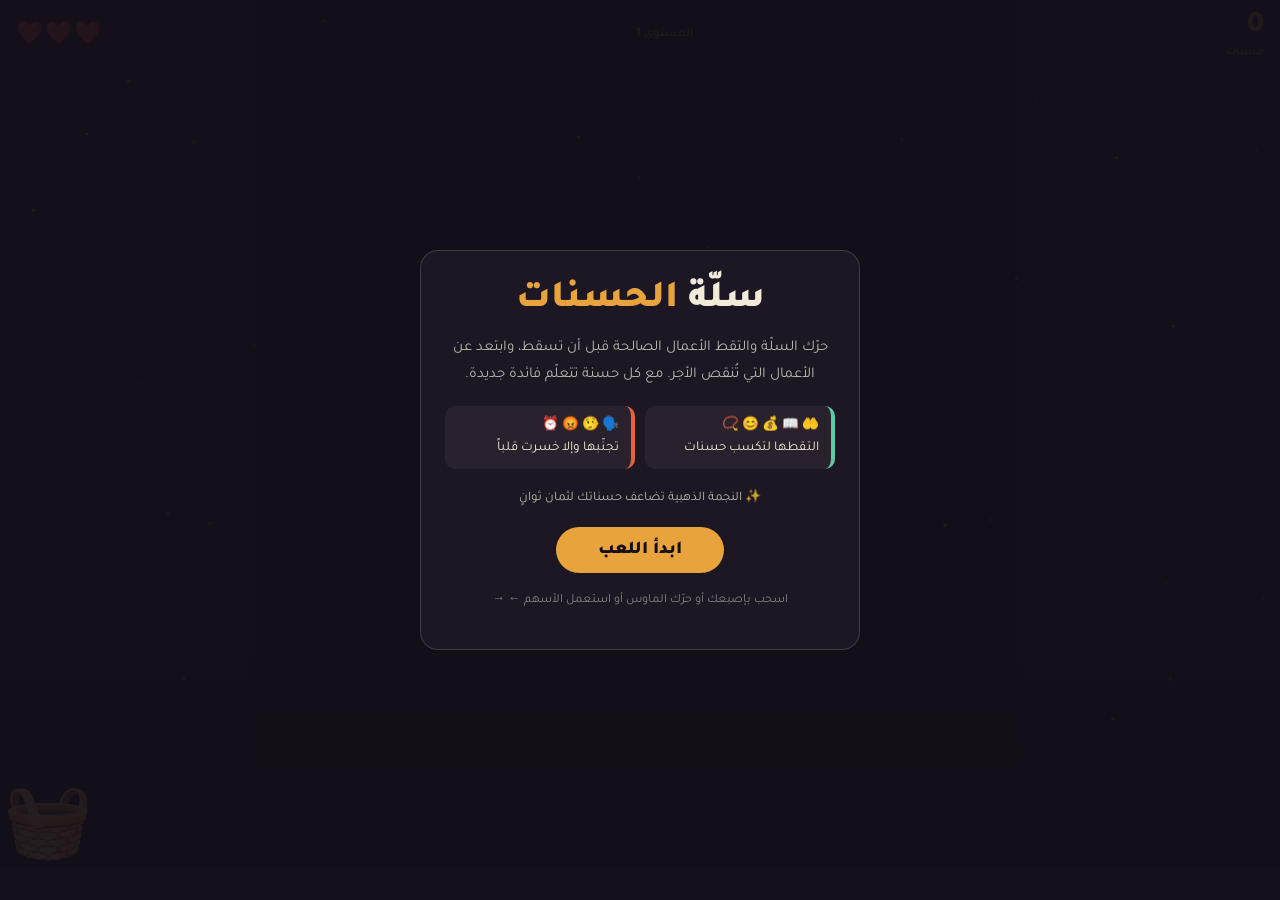
<file: games/hasanat.html>
<!DOCTYPE html>
<html lang="ar" dir="rtl">
<head>
<meta charset="UTF-8">
<meta name="viewport" content="width=device-width, initial-scale=1.0, user-scalable=no">
<title>سلّة الحسنات</title>
<link rel="preconnect" href="https://fonts.googleapis.com">
<link href="https://fonts.googleapis.com/css2?family=Tajawal:wght@400;500;700;900&display=swap" rel="stylesheet">
<style>
  :root{
    --ink:#141018; --panel:#1d1723; --paper:#f2ead9;
    --gold:#e8a33d; --coral:#e8613f; --mint:#5ec9a6;
    --line:rgba(242,234,217,0.16);
  }
  *{box-sizing:border-box;-webkit-tap-highlight-color:transparent;}
  html,body{margin:0;height:100%;overflow:hidden;background:var(--ink);color:var(--paper);
    font-family:'Tajawal',sans-serif;touch-action:none;user-select:none;-webkit-user-select:none;}
  canvas{position:fixed;inset:0;width:100%;height:100%;display:block;}

  .hud{position:fixed;top:0;left:0;right:0;display:flex;justify-content:space-between;align-items:center;
    padding:12px 16px;pointer-events:none;z-index:5;}
  .hud .score{font-size:30px;font-weight:900;color:var(--gold);line-height:1;}
  .hud .score small{display:block;font-size:12px;font-weight:500;color:rgba(242,234,217,.6);margin-top:4px;}
  .hud .mid{text-align:center;font-size:13px;color:rgba(242,234,217,.7);}
  .hud .hearts{font-size:22px;letter-spacing:2px;}
  .boost{display:none;margin-top:4px;font-size:12px;font-weight:700;color:var(--ink);
    background:var(--gold);padding:2px 10px;border-radius:12px;}
  .boost.on{display:inline-block;}

  .toast{position:fixed;left:50%;bottom:16%;transform:translate(-50%,10px);max-width:min(88vw,460px);
    background:var(--panel);border:1px solid var(--line);border-inline-start:5px solid var(--mint);
    padding:12px 16px;border-radius:12px;font-size:15px;line-height:1.7;opacity:0;
    transition:opacity .25s,transform .25s;pointer-events:none;z-index:6;text-align:right;}
  .toast.show{opacity:1;transform:translate(-50%,0);}
  .toast.bad{border-inline-start-color:var(--coral);}
  .toast b{display:block;font-size:14px;color:var(--gold);margin-bottom:2px;}

  .screen{position:fixed;inset:0;z-index:10;display:flex;align-items:center;justify-content:center;
    background:rgba(20,16,24,.93);padding:20px;}
  .screen.hide{display:none;}
  .card{width:min(100%,440px);background:var(--panel);border:1px solid var(--line);border-radius:18px;
    padding:28px 24px;text-align:center;}
  .card h1{margin:0 0 6px;font-size:38px;font-weight:900;line-height:1.2;}
  .card h1 span{color:var(--gold);}
  .card p{margin:10px 0;font-size:15px;line-height:1.8;color:rgba(242,234,217,.75);}
  .legend{display:grid;grid-template-columns:1fr 1fr;gap:10px;margin:18px 0;text-align:right;font-size:13.5px;}
  .legend div{background:rgba(242,234,217,.05);border-radius:10px;padding:10px 12px;line-height:1.6;}
  .legend .g{border-inline-start:4px solid var(--mint);}
  .legend .b{border-inline-start:4px solid var(--coral);}
  button.go{font-family:inherit;font-size:18px;font-weight:900;color:var(--ink);background:var(--gold);
    border:0;border-radius:30px;padding:12px 42px;cursor:pointer;margin-top:6px;touch-action:manipulation;}
  button.go:hover{filter:brightness(1.08);}
  button.go:focus-visible{outline:2px solid var(--paper);outline-offset:3px;}
  .big{font-size:56px;font-weight:900;color:var(--gold);line-height:1;margin:8px 0 2px;}
  .best{font-size:13px;color:rgba(242,234,217,.55);}
  .reminder{background:rgba(94,201,166,.08);border:1px solid rgba(94,201,166,.3);border-radius:12px;
    padding:12px 14px;font-size:14.5px;line-height:1.8;margin:16px 0 8px;}
  @media (prefers-reduced-motion:reduce){.toast{transition:none;}}
</style>
</head>
<body>

<canvas id="c"></canvas>

<div class="hud">
  <div class="score"><span id="score">0</span><small>حسنات</small></div>
  <div class="mid">المستوى <b id="level">1</b><br><span class="boost" id="boost">✨ مضاعفة ×2</span></div>
  <div class="hearts" id="hearts">❤️❤️❤️</div>
</div>

<div class="toast" id="toast"></div>

<div class="screen" id="start">
  <div class="card">
    <h1>سلّة <span>الحسنات</span></h1>
    <p>حرّك السلّة والتقط الأعمال الصالحة قبل أن تسقط، وابتعد عن الأعمال التي تُنقص الأجر. مع كل حسنة تتعلّم فائدة جديدة.</p>
    <div class="legend">
      <div class="g">🤲 📖 💰 😊 📿<br>التقطها لتكسب حسنات</div>
      <div class="b">🗣️ 🤥 😡 ⏰<br>تجنّبها وإلا خسرت قلباً</div>
    </div>
    <p style="font-size:13px;margin-top:0">✨ النجمة الذهبية تضاعف حسناتك لثمان ثوانٍ</p>
    <button class="go" id="startBtn">ابدأ اللعب</button>
    <p style="font-size:12.5px;margin-top:16px;color:rgba(242,234,217,.5)">اسحب بإصبعك أو حرّك الماوس أو استعمل الأسهم ← →</p>
  </div>
</div>

<div class="screen hide" id="over">
  <div class="card">
    <h1>انتهت الجولة</h1>
    <div class="big" id="finalScore">0</div>
    <div class="best" id="bestLine"></div>
    <div class="reminder" id="reminder"></div>
    <button class="go" id="againBtn">العب مرة أخرى</button>
  </div>
</div>

<script>
(() => {
  const GOOD = [
    { e:'🤲', t:'الدعاء',          n:'الدعاء هو العبادة، فأكثر منه في كل أحوالك.' },
    { e:'📖', t:'قراءة القرآن',    n:'بكل حرف تقرؤه من كتاب الله حسنة، والحسنة بعشر أمثالها.' },
    { e:'💰', t:'الصدقة',          n:'ما نقص مال من صدقة، فتصدّق ولو بالقليل.' },
    { e:'😊', t:'الابتسامة',       n:'تبسّمك في وجه أخيك صدقة.' },
    { e:'📿', t:'الذكر',           n:'أحبّ الكلام إلى الله: سبحان الله، والحمد لله، ولا إله إلا الله، والله أكبر.' },
    { e:'🤝', t:'بر الوالدين',     n:'برّ الوالدين من أعظم القربات، ورضا الله في رضاهما.' },
    { e:'💧', t:'سقيا الماء',      n:'سقيا الماء من أفضل الصدقات وأجرها جارٍ بإذن الله.' },
    { e:'🌱', t:'العمل الدائم',    n:'أحبّ الأعمال إلى الله أدومها وإن قلّ.' },
    { e:'🕌', t:'الصلاة في وقتها', n:'من أحبّ الأعمال إلى الله الصلاة على وقتها.' },
    { e:'🍽️', t:'إطعام الطعام',    n:'من أفضل الإسلام أن تُطعم الطعام وتقرأ السلام على من عرفت ومن لم تعرف.' },
  ];
  const BAD = [
    { e:'🗣️', t:'الغيبة',  n:'الغيبة أن تذكر أخاك بما يكره، فاحفظ لسانك عن الناس.' },
    { e:'🤥', t:'الكذب',   n:'الصدق يهدي إلى البرّ، والكذب يهدي إلى الفجور، فالزم الصدق.' },
    { e:'😡', t:'الغضب',   n:'الشديد حقاً من يملك نفسه عند الغضب.' },
    { e:'⏰', t:'تضييع الوقت', n:'نعمتان مغبون فيهما كثير من الناس: الصحة والفراغ، فاغتنم وقتك.' },
    { e:'🗑️', t:'الإسراف', n:'كلوا واشربوا ولا تُسرفوا، فالاعتدال خير.' },
  ];
  const REMINDERS = [
    'الكلمة الطيبة صدقة.',
    'تبسّمك في وجه أخيك صدقة.',
    'اتقِ الله حيثما كنت، وأتبع السيئة الحسنة تمحها.',
    'أحبّ الأعمال إلى الله أدومها وإن قلّ.',
    'من دلّ على خير فله مثل أجر فاعله.',
    'الدين النصيحة، فاحرص على نفع من حولك.',
    'ادعُ لأخيك بظهر الغيب، فالملَك يقول: ولك بمثل.',
  ];

  const cv = document.getElementById('c'), ctx = cv.getContext('2d');
  const $ = id => document.getElementById(id);
  const scoreEl=$('score'), levelEl=$('level'), heartsEl=$('hearts'), boostEl=$('boost'), toastEl=$('toast');
  let W=0,H=0,dpr=1;

  function resize(){
    dpr = Math.min(window.devicePixelRatio||1, 2);
    W = innerWidth; H = innerHeight;
    cv.width = W*dpr; cv.height = H*dpr;
    ctx.setTransform(dpr,0,0,dpr,0,0);
    basket.y = H - Math.max(70, H*0.1);
    basket.x = Math.min(Math.max(basket.x, basket.w/2), W-basket.w/2);
    basket.target = basket.x;
  }

  const basket = { x:0, y:0, w:96, target:0 };
  let items=[], parts=[], stars=[];
  let score=0, lives=3, level=1, running=false, spawnT=0, boostT=0, shake=0, last=0, toastTimer=0, toastCool=0;
  let best = 0;
  try{ best = +localStorage.getItem('hasanat_best')||0; }catch(e){}

  function bgStars(){
    stars = Array.from({length:50},()=>({x:Math.random(),y:Math.random(),r:Math.random()*1.4+.3,a:Math.random()}));
  }

  function showToast(title, text, bad){
    toastEl.className = 'toast show' + (bad?' bad':'');
    toastEl.innerHTML = '<b>'+title+'</b>'+text;
    clearTimeout(toastTimer);
    toastTimer = setTimeout(()=>toastEl.classList.remove('show'), 2800);
  }

  function setHearts(){ heartsEl.textContent = '❤️'.repeat(lives) + '🖤'.repeat(Math.max(0,3-lives)); }

  function spawn(){
    const r = Math.random();
    let kind, def;
    if(r < 0.04){ kind='gold'; def={e:'⭐',t:'ليلة القدر',n:'ليلة القدر خير من ألف شهر، فاجتهد في الدعاء والعمل الصالح.'}; }
    else if(r < 0.04 + Math.min(0.34, 0.22 + level*0.025)){ kind='bad'; def=BAD[Math.floor(Math.random()*BAD.length)]; }
    else { kind='good'; def=GOOD[Math.floor(Math.random()*GOOD.length)]; }
    const size = 38 + Math.random()*8;
    items.push({
      kind, def, size,
      x: size + Math.random()*(W-size*2),
      y: -size,
      vy: (90 + level*18 + Math.random()*40) * (H/700 > 1.4 ? 1.4 : Math.max(H/700,.8)),
      rot: (Math.random()-.5)*.8, vr:(Math.random()-.5)*1.2,
    });
  }

  function burst(x,y,color){
    for(let i=0;i<12;i++){
      const a = Math.random()*Math.PI*2, s = 60+Math.random()*120;
      parts.push({x,y,vx:Math.cos(a)*s,vy:Math.sin(a)*s-40,life:.6,color});
    }
  }

  function floatText(x,y,txt,color){
    parts.push({x,y,vx:0,vy:-50,life:.9,txt,color});
  }

  function start(){
    score=0; lives=3; level=1; items=[]; parts=[]; spawnT=0; boostT=0; shake=0;
    scoreEl.textContent=0; levelEl.textContent=1; setHearts(); boostEl.classList.remove('on');
    toastEl.classList.remove('show');
    $('start').classList.add('hide'); $('over').classList.add('hide');
    basket.x = basket.target = W/2;
    running = true; last = performance.now();
    requestAnimationFrame(loop);
  }

  function end(){
    running = false;
    if(score > best){ best = score; try{ localStorage.setItem('hasanat_best', best); }catch(e){} }
    $('finalScore').textContent = score;
    $('bestLine').textContent = 'أفضل نتيجة: ' + best;
    $('reminder').textContent = '💡 ' + REMINDERS[Math.floor(Math.random()*REMINDERS.length)];
    $('over').classList.remove('hide');
  }

  function update(dt){
    // smooth basket
    basket.x += (basket.target - basket.x) * Math.min(1, dt*14);
    if(keys.ArrowLeft)  basket.target -= 520*dt;
    if(keys.ArrowRight) basket.target += 520*dt;
    basket.target = Math.min(Math.max(basket.target, basket.w/2), W-basket.w/2);

    spawnT -= dt;
    if(spawnT <= 0){ spawn(); spawnT = Math.max(.35, 1.05 - level*0.07) + Math.random()*.25; }

    if(boostT > 0){ boostT -= dt; if(boostT <= 0) boostEl.classList.remove('on'); }
    toastCool -= dt;

    for(let i=items.length-1;i>=0;i--){
      const it = items[i];
      it.y += it.vy*dt; it.rot += it.vr*dt;
      const caught = it.y + it.size*.4 >= basket.y && it.y - it.size*.4 <= basket.y + 36 &&
                     Math.abs(it.x - basket.x) < basket.w/2 + it.size*.25;
      if(caught){
        items.splice(i,1);
        if(it.kind==='bad'){
          lives--; setHearts(); shake = .35;
          burst(it.x,it.y,'#e8613f'); floatText(it.x,it.y-20,'−❤','#e8613f');
          showToast(it.def.t, it.def.n, true);
          if(lives<=0){ end(); return; }
        } else {
          const pts = (it.kind==='gold'? 5 : 1) * (boostT>0 ? 2 : 1);
          score += pts; scoreEl.textContent = score;
          burst(it.x,it.y, it.kind==='gold' ? '#e8a33d' : '#5ec9a6');
          floatText(it.x,it.y-20,'+'+pts, it.kind==='gold' ? '#e8a33d' : '#5ec9a6');
          if(it.kind==='gold'){ boostT = 8; boostEl.classList.add('on'); }
          if(it.kind==='gold' || toastCool<=0){ showToast(it.def.t, it.def.n, false); toastCool = 2.2; }
          const nl = 1 + Math.floor(score/12);
          if(nl !== level){ level = nl; levelEl.textContent = level; }
        }
      } else if(it.y > H + it.size){
        items.splice(i,1);
      }
    }

    for(let i=parts.length-1;i>=0;i--){
      const p = parts[i]; p.life -= dt;
      if(p.life<=0){ parts.splice(i,1); continue; }
      p.x += p.vx*dt; p.y += p.vy*dt; if(!p.txt) p.vy += 300*dt;
    }
    if(shake>0) shake -= dt;
  }

  function draw(t){
    ctx.save();
    if(shake>0) ctx.translate((Math.random()-.5)*10,(Math.random()-.5)*10);
    ctx.clearRect(-20,-20,W+40,H+40);

    const g = ctx.createLinearGradient(0,0,0,H);
    g.addColorStop(0,'#1a1426'); g.addColorStop(1,'#141018');
    ctx.fillStyle = g; ctx.fillRect(-20,-20,W+40,H+40);

    stars.forEach(s=>{
      ctx.globalAlpha = .25 + .5*Math.abs(Math.sin(t/1200 + s.a*6));
      ctx.fillStyle = '#f2ead9';
      ctx.beginPath(); ctx.arc(s.x*W, s.y*H*.8, s.r, 0, 7); ctx.fill();
    });
    ctx.globalAlpha = 1;

    // ground line
    ctx.fillStyle = 'rgba(242,234,217,.07)';
    ctx.fillRect(0, basket.y + 56, W, H);

    ctx.textAlign='center'; ctx.textBaseline='middle';
    ctx.fillStyle = '#ffffff'; ctx.globalAlpha = 1;

    items.forEach(it=>{
      ctx.save(); ctx.translate(it.x,it.y); ctx.rotate(it.rot*.4);
      if(it.kind==='bad'){ ctx.shadowColor='rgba(232,97,63,.7)'; ctx.shadowBlur=14; }
      if(it.kind==='gold'){ ctx.shadowColor='rgba(232,163,61,.9)'; ctx.shadowBlur=22; }
      ctx.font = it.size+'px "Segoe UI Emoji","Apple Color Emoji","Noto Color Emoji",sans-serif';
      ctx.fillText(it.def.e,0,0);
      ctx.restore();
      if(it.kind==='bad'){
        ctx.strokeStyle='rgba(232,97,63,.8)'; ctx.lineWidth=2;
        ctx.beginPath(); ctx.arc(it.x,it.y,it.size*.62,0,7); ctx.stroke();
      }
    });

    // basket
    ctx.save(); ctx.translate(basket.x, basket.y);
    if(boostT>0){ ctx.shadowColor='rgba(232,163,61,.9)'; ctx.shadowBlur=24; }
    ctx.font = '72px "Segoe UI Emoji","Apple Color Emoji","Noto Color Emoji",sans-serif';
    ctx.fillText('🧺',0,14);
    ctx.restore();

    parts.forEach(p=>{
      ctx.globalAlpha = Math.max(0,p.life/.9);
      if(p.txt){
        ctx.fillStyle = p.color; ctx.font = '900 22px Tajawal, sans-serif'; ctx.fillText(p.txt,p.x,p.y);
      } else {
        ctx.fillStyle = p.color; ctx.fillRect(p.x,p.y,4,4);
      }
    });
    ctx.globalAlpha = 1;
    ctx.restore();
  }

  function loop(now){
    if(!running) return;
    const dt = Math.min(.05, (now-last)/1000); last = now;
    update(dt);
    if(running) draw(now);
    requestAnimationFrame(loop);
  }

  // input
  const keys = {};
  addEventListener('keydown', e=>{ if(e.key.startsWith('Arrow')){ keys[e.key]=true; e.preventDefault(); } });
  addEventListener('keyup',   e=>{ keys[e.key]=false; });
  function pointer(e){ basket.target = e.clientX; }
  cv.addEventListener('pointermove', pointer);
  cv.addEventListener('pointerdown', pointer);
  addEventListener('blur', ()=>{ if(running){ running=false; $('start').querySelector('h1').innerHTML='توقّف <span>مؤقت</span>'; $('startBtn').textContent='متابعة'; $('start').classList.remove('hide'); resumeMode=true; } });

  let resumeMode = false;
  $('startBtn').addEventListener('click', ()=>{
    if(resumeMode){ resumeMode=false; $('start').classList.add('hide'); running=true; last=performance.now(); requestAnimationFrame(loop); }
    else start();
  });
  $('againBtn').addEventListener('click', start);
  addEventListener('resize', resize);

  bgStars(); resize(); draw(0);
})();
</script>
</body>
</html>
</file>
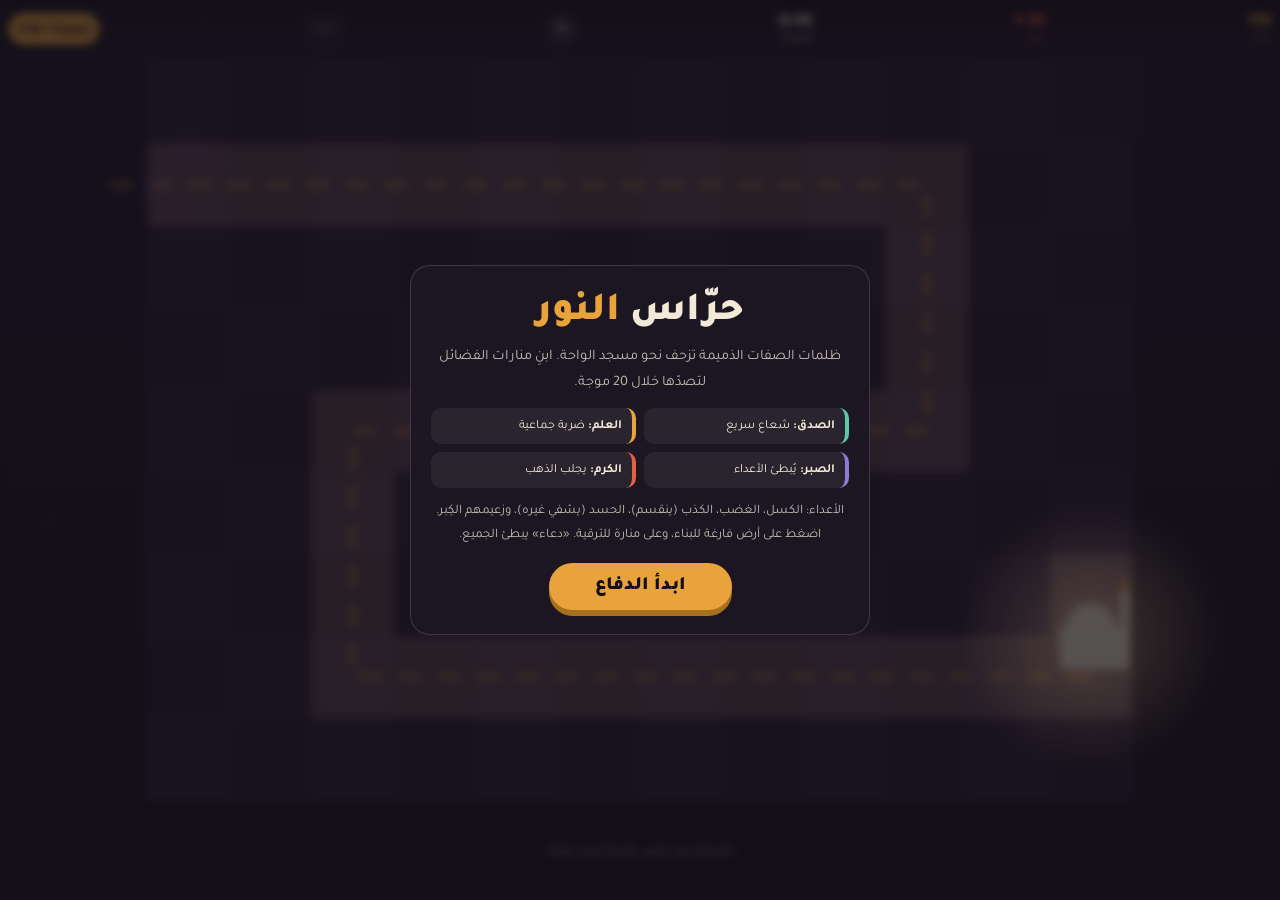
<file: games/noor-guardians.html>
<!DOCTYPE html>
<html lang="ar" dir="rtl">
<head>
<meta charset="UTF-8">
<meta name="viewport" content="width=device-width, initial-scale=1.0, user-scalable=no">
<title>حرّاس النور</title>
<link rel="preconnect" href="https://fonts.googleapis.com">
<link href="https://fonts.googleapis.com/css2?family=Tajawal:wght@400;500;700;900&display=swap" rel="stylesheet">
<style>
:root{--ink:#141018;--panel:#1d1723;--paper:#f2ead9;--gold:#e8a33d;--coral:#e8613f;--mint:#5ec9a6;--violet:#8b7bd8;--line:rgba(242,234,217,.16)}
*{box-sizing:border-box;-webkit-tap-highlight-color:transparent}
html,body{margin:0;height:100%;overflow:hidden;background:var(--ink);color:var(--paper);font-family:'Tajawal',sans-serif;touch-action:manipulation;user-select:none;-webkit-user-select:none}
canvas{position:fixed;inset:0;width:100%;height:100%;display:block}
#top{position:fixed;top:0;left:0;right:0;height:58px;display:flex;align-items:center;justify-content:space-between;gap:4px;padding:6px 8px;z-index:5;background:linear-gradient(#141018ee,#14101800)}
.st{font-weight:900;font-size:17px;line-height:1;white-space:nowrap}
.st small{display:block;font-size:11px;font-weight:500;opacity:.65;margin-top:2px}
.g{color:var(--gold)}.r{color:var(--coral)}
.bt{font-family:inherit;font-weight:700;font-size:12px;color:var(--paper);background:rgba(242,234,217,.1);border:1px solid var(--line);border-radius:18px;padding:7px 9px;cursor:pointer;white-space:nowrap}
.bt:disabled{opacity:.4}
.bt.hot{background:var(--gold);color:var(--ink);border-color:var(--gold);font-weight:900}
#pn{position:fixed;left:0;right:0;bottom:0;height:96px;z-index:5;display:flex;gap:8px;justify-content:center;align-items:stretch;padding:8px;background:linear-gradient(#14101800,#141018f2 35%)}
.tb{flex:1;max-width:130px;font-family:inherit;color:var(--paper);background:var(--panel);border:1.5px solid var(--line);border-radius:12px;padding:6px 4px;cursor:pointer;display:flex;flex-direction:column;align-items:center;justify-content:center;gap:2px;font-size:13px;font-weight:700;border-bottom:4px solid var(--c,var(--gold));transition:transform .12s}
.tb:active{transform:scale(.95)}.tb small{font-size:12px;color:var(--gold);font-weight:900}.tb i{font-style:normal;font-size:10.5px;font-weight:400;opacity:.65;text-align:center;line-height:1.3}
.tb:disabled{opacity:.4}
.hint{align-self:center;font-size:14px;opacity:.7}
.screen{position:fixed;inset:0;z-index:10;display:flex;align-items:center;justify-content:center;padding:18px;background:rgba(20,16,24,.7);backdrop-filter:blur(4px)}
.screen.hide{display:none}
.card{width:min(100%,460px);background:rgba(29,23,35,.96);border:1px solid var(--line);border-radius:20px;padding:24px 20px;text-align:center;max-height:96vh;overflow:auto;animation:pop .45s cubic-bezier(.2,1.4,.4,1)}
@keyframes pop{from{transform:scale(.85) translateY(20px);opacity:0}to{transform:none;opacity:1}}
.card h1{margin:0 0 4px;font-size:40px;font-weight:900;line-height:1.15}.card h1 span{color:var(--gold)}
.card p{margin:8px 0;font-size:14.5px;line-height:1.8;color:rgba(242,234,217,.78)}
.legend{display:grid;grid-template-columns:1fr 1fr;gap:8px;margin:12px 0;font-size:12.5px;line-height:1.6;text-align:right}
.legend div{background:rgba(242,234,217,.06);border-radius:10px;padding:8px 10px;border-inline-start:4px solid var(--c)}
button.go{font-family:inherit;font-size:19px;font-weight:900;color:var(--ink);background:var(--gold);border:0;border-radius:30px;padding:12px 46px;cursor:pointer;margin-top:8px;box-shadow:0 6px 0 #a8701c;transition:transform .08s,box-shadow .08s}
button.go:active{transform:translateY(5px);box-shadow:0 1px 0 #a8701c}
button:focus-visible{outline:2px solid var(--paper);outline-offset:3px}
.big{font-size:54px;font-weight:900;color:var(--gold);line-height:1;margin:6px 0}
.q{font-size:20px;font-weight:700;line-height:1.6;margin:8px 0 14px}
.qtag{display:inline-block;background:var(--gold);color:var(--ink);font-weight:900;font-size:12.5px;padding:3px 14px;border-radius:14px}
.opt{display:block;width:100%;font-family:inherit;font-size:16.5px;font-weight:700;color:var(--paper);background:rgba(242,234,217,.07);border:1.5px solid var(--line);border-radius:12px;padding:11px;margin:7px 0;cursor:pointer;transition:background .2s,transform .15s}
.opt.ok{background:rgba(94,201,166,.25);border-color:var(--mint);transform:scale(1.03)}
.opt.no{background:rgba(232,97,63,.22);border-color:var(--coral);animation:sh .35s}
@keyframes sh{25%{transform:translateX(7px)}75%{transform:translateX(-7px)}}
.ex{min-height:48px;font-size:14px;line-height:1.7;color:var(--mint);margin-top:6px}
@media (prefers-reduced-motion:reduce){.card,.opt.no{animation:none}}
</style>
</head>
<body>
<canvas id="c"></canvas>
<div id="top">
  <div class="st g"><span id="gd">0</span><small>ذهب</small></div>
  <div class="st r"><span id="lv">0</span> ♥<small>النور</small></div>
  <div class="st"><span id="wv">0</span>/20<small>الموجة</small></div>
  <button class="bt" id="spd">×1</button>
  <button class="bt" id="dua">دعاء</button>
  <button class="bt hot" id="nxt">ابدأ</button>
</div>
<div id="pn"></div>

<div class="screen" id="start"><div class="card">
  <h1>حرّاس <span>النور</span></h1>
  <p>ظلمات الصفات الذميمة تزحف نحو مسجد الواحة. ابنِ منارات الفضائل لتصدّها خلال 20 موجة.</p>
  <div class="legend">
    <div style="--c:#5ec9a6"><b>الصدق:</b> شعاع سريع</div>
    <div style="--c:#e8a33d"><b>العلم:</b> ضربة جماعية</div>
    <div style="--c:#8b7bd8"><b>الصبر:</b> يُبطئ الأعداء</div>
    <div style="--c:#e8613f"><b>الكرم:</b> يجلب الذهب</div>
  </div>
  <p style="font-size:13px">الأعداء: الكسل، الغضب، الكذب (ينقسم)، الحسد (يشفي غيره)، وزعيمهم الكِبر.<br>اضغط على أرض فارغة للبناء، وعلى منارة للترقية. «دعاء» يبطئ الجميع.</p>
  <button class="go" id="startBtn">ابدأ الدفاع</button>
</div></div>

<div class="screen hide" id="quiz"><div class="card">
  <span class="qtag">سؤال الغنيمة · +70 ذهب</span><div class="q" id="qt"></div><div id="qo"></div><div class="ex" id="qe"></div>
</div></div>

<div class="screen hide" id="end"><div class="card">
  <h1 id="et"></h1><div class="big" id="ew"></div><p id="ed"></p><p id="er" style="color:#5ec9a6"></p>
  <button class="go" id="again">العب من جديد</button>
</div></div>

<script>
(()=>{
const $=i=>document.getElementById(i),cv=$('c'),ctx=cv.getContext('2d');
const COLS=12,ROWS=9,WP=[[0,1],[9,1],[9,4],[2,4],[2,7],[11,7]];
const TD=[
 {n:'منارة الصدق',c:'#5ec9a6',cost:50,r:2.7,rate:.55,dmg:10,d:'شعاع سريع'},
 {n:'منارة العلم',c:'#e8a33d',cost:90,r:2.3,rate:1.4,dmg:20,d:'ضرر جماعي'},
 {n:'منارة الصبر',c:'#8b7bd8',cost:70,r:2.4,rate:1.1,dmg:3,d:'إبطاء'},
 {n:'منارة الكرم',c:'#e8613f',cost:80,r:0,rate:5,dmg:0,d:'ذهب دائم'}];
const ED={sloth:{n:'الكسل',hp:70,sp:.55,c:'#7a6890',g:6,r:.3},anger:{n:'الغضب',hp:38,sp:1.3,c:'#d4472e',g:5,r:.24},lie:{n:'الكذب',hp:50,sp:.85,c:'#3f8aa0',g:7,r:.27},lie2:{n:'',hp:22,sp:1.1,c:'#3f8aa0',g:2,r:.17},envy:{n:'الحسد',hp:95,sp:.75,c:'#4c9a3c',g:10,r:.31},boss:{n:'الكِبر',hp:900,sp:.42,c:'#6a2a80',g:140,r:.62}};
const Q=[['كم عدد أركان الإسلام؟',['خمسة','ستة','أربعة'],'أركان الإسلام خمسة: الشهادتان، الصلاة، الزكاة، الصوم، الحج.'],
['ما أول ما نزل من القرآن؟',['اقرأ باسم ربك','سورة الفاتحة','سورة الإخلاص'],'نزلت «اقرأ» في غار حراء.'],
['ما أطول سورة في القرآن؟',['البقرة','آل عمران','النساء'],'سورة البقرة وعدد آياتها 286.'],
['من النبي الذي ابتلعه الحوت؟',['يونس','موسى','نوح'],'نادى يونس عليه السلام في الظلمات: لا إله إلا أنت سبحانك.'],
['إلى أين هاجر النبي ﷺ؟',['المدينة المنورة','الطائف','الحبشة'],'هاجر النبي ﷺ من مكة إلى المدينة.'],
['ما أول مسجد بُني في المدينة؟',['مسجد قباء','المسجد النبوي','مسجد القبلتين'],'مسجد قباء هو أول مسجد أُسّس بعد الهجرة.'],
['كم عدد سور القرآن الكريم؟',['114','100','120'],'في القرآن الكريم 114 سورة.'],
['من الصحابي الملقّب بالصدّيق؟',['أبو بكر','عمر','عثمان'],'لُقّب أبو بكر رضي الله عنه بالصدّيق لتصديقه النبي ﷺ.'],
['في أي شهر يُصام الفريضة؟',['رمضان','شعبان','رجب'],'صيام رمضان هو الركن الرابع من أركان الإسلام.'],
['من بنى الكعبة مع ابنه إسماعيل؟',['إبراهيم','آدم','نوح'],'«وإذ يرفع إبراهيم القواعد من البيت وإسماعيل».'],
['أي سورة تعدل ثلث القرآن؟',['الإخلاص','الكوثر','الفلق'],'جاء في الحديث أن «قل هو الله أحد» تعدل ثلث القرآن.']];
const REM=['الصبر ضياء.','الصدق ينجي، والكذب يهلك.','من دلّ على خير فله مثل أجر فاعله.','أحبّ الأعمال إلى الله أدومها وإن قلّ.','العلم نور.'];

let nT=10,W,H,c,ox,oy,tm=0,gold,lives,wave,waveOn,q,spT,towers,en,pr,fx,sel,speed=1,duaT,duaCD,over,best=0,deck=[],tid=0,shake=0,stars=[],lens,pp,blocked,busy=false;
try{best=+localStorage.getItem('ng_best')||0}catch(e){}
pp=WP.map(p=>[p[0]+.5,p[1]+.5]);pp.unshift([-.5,1.5]);lens=[0];for(let i=1;i<pp.length;i++)lens.push(lens[i-1]+Math.hypot(pp[i][0]-pp[i-1][0],pp[i][1]-pp[i-1][1]));
const TOTAL=lens[lens.length-1];
blocked=new Set();for(let i=1;i<WP.length;i++){const a=WP[i-1],b=WP[i];for(let x=Math.min(a[0],b[0]);x<=Math.max(a[0],b[0]);x++)for(let y=Math.min(a[1],b[1]);y<=Math.max(a[1],b[1]);y++)blocked.add(x+','+y)}
blocked.add('11,6');
function posAt(d){d=Math.max(0,Math.min(TOTAL,d));let i=1;while(i<lens.length-1&&lens[i]<d)i++;const t=(d-lens[i-1])/(lens[i]-lens[i-1]||1);return[pp[i-1][0]+(pp[i][0]-pp[i-1][0])*t,pp[i-1][1]+(pp[i][1]-pp[i-1][1])*t]}

function resize(){const d=Math.min(devicePixelRatio||1,2);W=innerWidth;H=innerHeight;cv.width=W*d;cv.height=H*d;ctx.setTransform(d,0,0,d,0,0);const ah=H-58-96;c=Math.floor(Math.min(W/COLS,ah/ROWS));ox=Math.floor((W-COLS*c)/2);oy=58+Math.floor((ah-ROWS*c)/2);stars=Array.from({length:80},()=>({x:Math.random()*W,y:Math.random()*H,r:Math.random()*1.4+.3,a:Math.random()*6}))}
const tl=t=>t.lv,rng=t=>TD[t.k].r+.18*t.lv,dmg=t=>TD[t.k].dmg*(1+.75*t.lv),rate=t=>TD[t.k].rate/(1+.2*t.lv),upc=t=>Math.round(TD[t.k].cost*(.9+.8*t.lv));

function init(){nT=10;gold=170;lives=20;wave=0;waveOn=false;q=[];spT=0;towers=[];en=[];pr=[];fx=[];sel=null;duaT=0;duaCD=0;over=false;speed=1;$('spd').textContent='×1';ui();panel()}
function ui(){$('gd').textContent=gold|0;$('lv').textContent=lives;$('wv').textContent=wave;$('nxt').textContent=waveOn?'جارية…':(wave>=20?'—':'الموجة '+(wave+1)+' ▶ '+Math.max(0,Math.ceil(nT)));$('nxt').disabled=waveOn||over||busy;const d=duaCD>0;$('dua').disabled=d||!waveOn;$('dua').textContent=d?'دعاء '+Math.ceil(duaCD):'دعاء'}
function mkWave(w){const a=[],n=6+w*2,p=['sloth'];if(w>=2)p.push('anger');if(w>=4)p.push('lie');if(w>=6)p.push('envy');for(let i=0;i<n;i++)a.push(p[(Math.random()*p.length)|0]);if(w%5===0)a.splice(a.length>>1,0,'boss');return a}
function spawn(k,d){const df=ED[k];en.push({k,hp:df.hp*(1+wave*.16)*(k==='boss'?1:1),mx:df.hp*(1+wave*.16),d:d||0,sl:0,w:Math.random()*6,h:0})}
function say(x,y,t,col){fx.push({x,y,t,c:col,l:1,m:1,tx:1})}
function burst(x,y,col,n,sp=140){for(let i=0;i<n;i++){const a=Math.random()*6.283,s=sp*(.3+Math.random());fx.push({x,y,vx:Math.cos(a)*s,vy:Math.sin(a)*s,c:col,l:.6,m:.6,r:2+Math.random()*2.5})}}
function ring(x,y,r,col){fx.push({x,y,ring:r,c:col,l:.45,m:.45})}

function hit(e,d){e.hp-=d;e.f=.12;if(e.hp<=0&&!e.dead){e.dead=1;const df=ED[e.k],p=posAt(e.d);gold+=Math.round(df.g*(1+wave*.04));burst(ox+p[0]*c,oy+p[1]*c,df.c,e.k==='boss'?60:12);say(ox+p[0]*c,oy+p[1]*c-10,'+'+Math.round(df.g*(1+wave*.04)),'#e8a33d');if(e.k==='lie'){spawn('lie2',e.d);spawn('lie2',e.d+.35)}if(e.k==='boss')shake=.5;ui();panel()}}

function update(rdt){tm+=rdt;if(shake>0)shake-=rdt;if(over)return;const dt=rdt*speed;
 if(duaT>0)duaT-=dt;
 if(!waveOn&&!busy&&wave<20){const s0=Math.ceil(nT);nT-=rdt;if(nT<=0)startWave();else if(Math.ceil(nT)!==s0)ui()}if(duaCD>0){duaCD-=dt;if(duaCD<=0||((duaCD*10|0)%10===0))ui()}
 if(waveOn){spT-=dt;if(spT<=0&&q.length){spawn(q.shift());spT=Math.max(.35,.95-wave*.03)}}
 en.forEach(e=>{const df=ED[e.k];e.sl-=dt;if(e.f>0)e.f-=dt;let s=df.sp;if(e.sl>0)s*=.5;if(duaT>0)s*=.5;e.d+=s*dt;
  if(e.k==='envy'){e.h-=dt;if(e.h<=0){e.h=1.2;const p=posAt(e.d);en.forEach(o=>{if(o!==e&&!o.dead&&Math.abs(o.d-e.d)<1.6&&o.hp<o.mx)o.hp=Math.min(o.mx,o.hp+o.mx*.08)});ring(ox+p[0]*c,oy+p[1]*c,c*1.5,'#6fd04c')}}
  if(Math.random()<.1){const p=posAt(e.d);fx.push({x:ox+p[0]*c,y:oy+p[1]*c,vx:(Math.random()-.5)*20,vy:-20-Math.random()*20,c:df.c,l:.5,m:.5,r:2.5})}
  if(e.d>=TOTAL&&!e.dead){e.dead=1;lives-=e.k==='boss'?10:1;shake=.4;ui();if(lives<=0){lives=0;finish(false)}}});
 en=en.filter(e=>!e.dead);
 towers.forEach(t=>{const d=TD[t.k];t.cd-=dt;if(t.fl>0)t.fl-=dt*4;
  if(t.k===3){if(t.cd<=0){t.cd=d.rate;const g=8+7*t.lv;gold+=g;say(ox+(t.x+.5)*c,oy+t.y*c,'+'+g,'#e8a33d');ui();panel()}return}
  if(t.cd>0)return;const px=t.x+.5,py=t.y+.5,R=rng(t);let tg=null;en.forEach(e=>{const p=posAt(e.d);if(Math.hypot(p[0]-px,p[1]-py)<=R&&(!tg||e.d>tg.d))tg=e});if(!tg)return;
  t.cd=rate(t);t.fl=1;
  if(t.k===2){ring(ox+px*c,oy+py*c,R*c,'#8b7bd8');en.forEach(e=>{const p=posAt(e.d);if(Math.hypot(p[0]-px,p[1]-py)<=R){e.sl=1.6+.5*t.lv;hit(e,dmg(t))}})}
  else pr.push({x:px,y:py,t:tg,k:t.k,dm:dmg(t),tr:[]})});
 pr.forEach(p=>{if(p.t.dead){p.x=-9;return}const q=posAt(p.t.d),dx=q[0]-p.x,dy=q[1]-p.y,L=Math.hypot(dx,dy),s=(p.k===1?9:15)*dt;p.tr.push([p.x,p.y]);if(p.tr.length>7)p.tr.shift();
  if(L<=s){p.x=-9;if(p.k===1){ring(ox+q[0]*c,oy+q[1]*c,c*1.0,'#e8a33d');burst(ox+q[0]*c,oy+q[1]*c,'#ffd27a',14,180);en.forEach(e=>{const o=posAt(e.d);if(Math.hypot(o[0]-q[0],o[1]-q[1])<=1)hit(e,p.dm)})}else{hit(p.t,p.dm);burst(ox+q[0]*c,oy+q[1]*c,'#7fffd4',5,90)}}
  else{p.x+=dx/L*s;p.y+=dy/L*s}});
 pr=pr.filter(p=>p.x>-5);
 fx.forEach(f=>{f.l-=rdt;if(!f.ring&&!f.tx){f.x+=(f.vx||0)*rdt;f.y+=(f.vy||0)*rdt}else if(f.tx)f.y-=28*rdt});fx=fx.filter(f=>f.l>0);
 if(waveOn&&!q.length&&!en.length){waveOn=false;nT=8;const b=25+wave*6;gold+=b;say(W/2,oy+c,'غنيمة +'+b,'#e8a33d');if(wave>=20){finish(true)}else{ui();panel();if(wave%3===0)setTimeout(ask,700)}}
}

function finish(win){over=true;setTimeout(()=>{if(wave>best){best=wave;try{localStorage.setItem('ng_best',best)}catch(e){}}$('et').innerHTML=win?'انتصر <span>النور</span>':'سقط <span>الحصن</span>';$('ew').textContent=wave+'/20';$('ed').textContent=win?'صددت كل الظلمات وحميت المسجد. بارك الله فيك!':'وصلت إلى الموجة '+wave+'. أفضل نتيجة: '+best;$('er').textContent='💡 '+REM[(Math.random()*REM.length)|0];$('end').classList.remove('hide')},900)}

function ask(){if(over)return;busy=true;ui();if(!deck.length)deck=Q.map((_,i)=>i).sort(()=>Math.random()-.5);const qq=Q[deck.pop()],box=$('qo');$('qt').textContent=qq[0];$('qe').textContent='';box.innerHTML='';let done=0;
 qq[1].map((t,i)=>[t,!i]).sort(()=>Math.random()-.5).forEach(([t,ok])=>{const b=document.createElement('button');b.className='opt';b.textContent=t;b.onclick=()=>{if(done)return;done=1;b.classList.add(ok?'ok':'no');if(!ok)[...box.children].forEach(x=>{if(x.textContent===qq[1][0])x.classList.add('ok')});$('qe').textContent=(ok?'أحسنت! +70 ذهب. ':'')+qq[2];if(ok)gold+=70;setTimeout(()=>{$('quiz').classList.add('hide');busy=false;ui();panel()},ok?1700:2600)};box.appendChild(b)});$('quiz').classList.remove('hide')}

function cellAt(px,py){const x=Math.floor((px-ox)/c),y=Math.floor((py-oy)/c);return x>=0&&y>=0&&x<COLS&&y<ROWS?[x,y]:null}
cv.addEventListener('pointerdown',e=>{if(over||busy||!$('start').classList.contains('hide'))return;const k=cellAt(e.clientX,e.clientY);if(!k){sel=null;panel();return}
 const t=towers.find(t=>t.x===k[0]&&t.y===k[1]);if(t)sel={t,x:k[0],y:k[1]};else if(!blocked.has(k[0]+','+k[1]))sel={x:k[0],y:k[1]};else sel=null;panel()});
function btn(h,fn,dis,col){const b=document.createElement('button');b.className='tb';b.style.setProperty('--c',col||'#e8a33d');b.innerHTML=h;b.disabled=!!dis;b.onclick=fn;$('pn').appendChild(b)}
function panel(){const P=$('pn');P.innerHTML='';
 if(!sel){P.innerHTML='<div class="hint">اضغط على أرض فارغة لبناء منارة</div>';return}
 if(sel.t){const t=sel.t,d=TD[t.k],u=upc(t),sv=Math.round(t.sp*.7);btn('<b>'+d.n+'</b><i>المستوى '+(t.lv+1)+' من 3</i>',()=>{},1,d.c);
  btn(t.lv<2?'ترقية<small>'+u+'</small>':'أقصى مستوى',()=>{if(gold>=u&&t.lv<2){gold-=u;t.sp+=u;t.lv++;burst(ox+(t.x+.5)*c,oy+(t.y+.5)*c,d.c,22);ring(ox+(t.x+.5)*c,oy+(t.y+.5)*c,c*1.2,d.c);ui();panel()}},t.lv>=2||gold<u,d.c);
  btn('بيع<small>+'+sv+'</small>',()=>{gold+=sv;towers=towers.filter(o=>o!==t);sel=null;ui();panel()},0,'#e8613f');return}
 TD.forEach((d,i)=>btn('<b>'+d.n.replace('منارة ','')+'</b><small>'+d.cost+'</small><i>'+d.d+'</i>',()=>{if(gold<d.cost)return;gold-=d.cost;const t={k:i,x:sel.x,y:sel.y,lv:0,cd:.3,fl:0,sp:d.cost,id:tid++};towers.push(t);burst(ox+(t.x+.5)*c,oy+(t.y+.5)*c,d.c,20);ring(ox+(t.x+.5)*c,oy+(t.y+.5)*c,c*1.2,d.c);sel={t,x:t.x,y:t.y};ui();panel()},gold<d.cost,d.c))}

function startWave(){if(waveOn||over||busy||wave>=20)return;wave++;q=mkWave(wave);waveOn=true;spT=.5;ui()}
$('nxt').onclick=startWave;
$('spd').onclick=()=>{speed=speed===1?2:speed===2?3:1;$('spd').textContent='×'+speed};
$('dua').onclick=()=>{if(duaCD>0||!waveOn)return;duaT=6;duaCD=45;ring(W/2,H/2,Math.max(W,H),'#e8a33d');ring(W/2,H/2,Math.max(W,H)*.6,'#fff');ui()};
$('startBtn').onclick=()=>{$('start').classList.add('hide');init()};$('again').onclick=()=>{$('end').classList.add('hide');init()};

function tower(t){const d=TD[t.k],X=ox+(t.x+.5)*c,Y=oy+(t.y+.5)*c,h=c*(.55+.1*t.lv),pl=.6+.4*Math.sin(tm*4+t.id);
 ctx.fillStyle='rgba(0,0,0,.4)';ctx.beginPath();ctx.ellipse(X,Y+c*.32,c*.36,c*.12,0,0,6.283);ctx.fill();
 ctx.fillStyle='#3a2c48';ctx.beginPath();ctx.moveTo(X-c*.3,Y+c*.34);ctx.lineTo(X-c*.18,Y+c*.2);ctx.lineTo(X+c*.18,Y+c*.2);ctx.lineTo(X+c*.3,Y+c*.34);ctx.fill();
 const g=ctx.createLinearGradient(X-c*.15,0,X+c*.15,0);g.addColorStop(0,'#5a4a6c');g.addColorStop(.5,'#d8cde0');g.addColorStop(1,'#4a3a5c');ctx.fillStyle=g;ctx.beginPath();ctx.moveTo(X-c*.17,Y+c*.22);ctx.lineTo(X-c*.1,Y+c*.22-h);ctx.lineTo(X+c*.1,Y+c*.22-h);ctx.lineTo(X+c*.17,Y+c*.22);ctx.fill();
 ctx.fillStyle=d.c;ctx.fillRect(X-c*.15,Y+c*.22-h*.45,c*.3,c*.06);for(let i=0;i<=t.lv;i++)ctx.fillRect(X-c*.12+i*c*.1,Y+c*.3,c*.06,c*.04);
 ctx.fillStyle='#2a2033';ctx.fillRect(X-c*.16,Y+c*.2-h,c*.32,c*.05);
 const ly=Y+c*.12-h,gr=ctx.createRadialGradient(X,ly,1,X,ly,c*(.5+.4*t.fl+.1*pl));gr.addColorStop(0,d.c);gr.addColorStop(1,'rgba(0,0,0,0)');ctx.globalCompositeOperation='lighter';ctx.globalAlpha=.55+.4*pl*(t.k===3?1:.6)+.3*t.fl;ctx.fillStyle=gr;ctx.fillRect(X-c,ly-c,c*2,c*2);ctx.globalAlpha=1;ctx.globalCompositeOperation='source-over';
 ctx.fillStyle=d.c;ctx.beginPath();ctx.arc(X,ly,c*.09,0,6.283);ctx.fill();ctx.beginPath();ctx.moveTo(X-c*.1,ly);ctx.lineTo(X,ly-c*.2);ctx.lineTo(X+c*.1,ly);ctx.fill()}
function enemy(e){const df=ED[e.k],p=posAt(e.d),X=ox+p[0]*c,Y=oy+p[1]*c,r=c*df.r*(1+.05*Math.sin(tm*6+e.w));
 ctx.fillStyle='rgba(0,0,0,.35)';ctx.beginPath();ctx.ellipse(X,Y+r*.9,r*.9,r*.3,0,0,6.283);ctx.fill();
 const g=ctx.createRadialGradient(X-r*.3,Y-r*.3,r*.1,X,Y,r*1.1);g.addColorStop(0,e.f>0?'#fff':df.c);g.addColorStop(1,'#0e0814');ctx.fillStyle=g;ctx.beginPath();for(let i=0;i<=14;i++){const a=i/14*6.283,rr=r*(1+.13*Math.sin(tm*5+i*1.9+e.w)+(e.k==='boss'&&i%2?.15:0));ctx[i?'lineTo':'moveTo'](X+Math.cos(a)*rr,Y+Math.sin(a)*rr*.95)}ctx.fill();
 if(e.sl>0||duaT>0){ctx.strokeStyle='rgba(139,123,216,.8)';ctx.lineWidth=2;ctx.beginPath();ctx.arc(X,Y,r*1.15,0,6.283);ctx.stroke()}
 ctx.fillStyle=e.k==='envy'?'#c8ff9a':'#ffe9b0';const ey=r*.2;ctx.beginPath();ctx.arc(X-r*.32,Y-r*.1,ey,0,6.283);ctx.arc(X+r*.32,Y-r*.1,ey,0,6.283);ctx.fill();ctx.fillStyle='#200';ctx.beginPath();ctx.arc(X-r*.3,Y-r*.08,ey*.45,0,6.283);ctx.arc(X+r*.34,Y-r*.08,ey*.45,0,6.283);ctx.fill();
 if(e.hp<e.mx){const w=Math.max(c*.5,r*1.6);ctx.fillStyle='rgba(0,0,0,.6)';ctx.fillRect(X-w/2,Y-r-8,w,4);ctx.fillStyle=e.hp/e.mx>.4?'#5ec9a6':'#e8613f';ctx.fillRect(X-w/2,Y-r-8,w*Math.max(0,e.hp/e.mx),4)}
 if(e.k!=='lie2'&&(e.k==='boss'||e.hp<e.mx*.999===false&&false)){ctx.fillStyle='#f2ead9';ctx.font='700 '+Math.max(11,c*.3)+'px Tajawal';ctx.textAlign='center';ctx.fillText(df.n,X,Y-r-14)}}

function draw(){ctx.save();if(shake>0)ctx.translate((Math.random()-.5)*10*shake,(Math.random()-.5)*10*shake);
 const dk=Math.min(1,wave/20),g=ctx.createLinearGradient(0,0,0,H);g.addColorStop(0,'rgb('+(28-14*dk)+','+(20-10*dk)+','+(44-12*dk)+')');g.addColorStop(1,'#141018');ctx.fillStyle=g;ctx.fillRect(-20,-20,W+40,H+40);
 stars.forEach(s=>{ctx.globalAlpha=.25+.6*Math.abs(Math.sin(tm+s.a));ctx.fillStyle='#fff';ctx.fillRect(s.x,s.y,s.r,s.r)});ctx.globalAlpha=1;
 for(let x=0;x<COLS;x++)for(let y=0;y<ROWS;y++){const p=blocked.has(x+','+y);ctx.fillStyle=p?((x+y)%2?'#5a4350':'#54404c'):((x+y)%2?'#241a30':'#2a1f38');ctx.fillRect(ox+x*c,oy+y*c,c+.5,c+.5)}
 ctx.strokeStyle='rgba(232,163,61,.28)';ctx.lineWidth=c*.12;ctx.setLineDash([c*.18,c*.3]);ctx.lineDashOffset=-tm*c*.8;ctx.lineCap='round';ctx.beginPath();pp.forEach((p,i)=>ctx[i?'lineTo':'moveTo'](ox+p[0]*c,oy+p[1]*c));ctx.stroke();ctx.setLineDash([]);
 const sx=ox+.5*c,sy=oy+1.5*c;for(let i=0;i<3;i++){ctx.strokeStyle='rgba(120,60,160,'+(.6-i*.15)+')';ctx.lineWidth=3;ctx.beginPath();ctx.arc(sx,sy,c*(.3+i*.12),tm*(2-i)+i,tm*(2-i)+i+4);ctx.stroke()}
 // mosque
 const mx=ox+11.5*c,my=oy+7*c;ctx.globalCompositeOperation='lighter';const mg=ctx.createRadialGradient(mx,my,5,mx,my,c*1.6);mg.addColorStop(0,'rgba(255,214,140,.5)');mg.addColorStop(1,'rgba(255,214,140,0)');ctx.fillStyle=mg;ctx.fillRect(mx-c*2,my-c*2,c*4,c*4);ctx.globalCompositeOperation='source-over';
 ctx.fillStyle='#f2ead9';ctx.fillRect(mx-c*.38,my-c*.1,c*.76,c*.5);ctx.beginPath();ctx.arc(mx,my-c*.1,c*.3,Math.PI,0);ctx.fill();ctx.fillRect(mx+c*.36,my-c*.55,c*.1,c*.95);ctx.fillStyle='#e8a33d';ctx.beginPath();ctx.moveTo(mx+c*.34,my-c*.55);ctx.lineTo(mx+c*.41,my-c*.75);ctx.lineTo(mx+c*.48,my-c*.55);ctx.fill();ctx.fillRect(mx-1,my-c*.5,2,c*.14);
 if(sel){const px=ox+(sel.x+.5)*c,py=oy+(sel.y+.5)*c;ctx.strokeStyle='rgba(242,234,217,.9)';ctx.lineWidth=2;ctx.strokeRect(ox+sel.x*c+2,oy+sel.y*c+2,c-4,c-4);if(sel.t&&sel.t.k!==3){ctx.fillStyle='rgba(255,255,255,.06)';ctx.strokeStyle=TD[sel.t.k].c;ctx.beginPath();ctx.arc(px,py,rng(sel.t)*c,0,6.283);ctx.fill();ctx.stroke()}}
 towers.slice().sort((a,b)=>a.y-b.y).forEach(tower);
 en.slice().sort((a,b)=>posAt(a.d)[1]-posAt(b.d)[1]).forEach(enemy);
 ctx.globalCompositeOperation='lighter';pr.forEach(p=>{const col=p.k===1?'#ffcf6a':'#7fffd4';ctx.strokeStyle=col;ctx.lineCap='round';p.tr.forEach((t,i)=>{ctx.globalAlpha=i/p.tr.length*.7;ctx.lineWidth=(p.k===1?6:3)*(i/p.tr.length);ctx.beginPath();ctx.moveTo(ox+t[0]*c,oy+t[1]*c);const n=p.tr[i+1]||[p.x,p.y];ctx.lineTo(ox+n[0]*c,oy+n[1]*c);ctx.stroke()});ctx.globalAlpha=1;ctx.fillStyle=col;ctx.beginPath();ctx.arc(ox+p.x*c,oy+p.y*c,c*(p.k===1?.13:.08),0,6.283);ctx.fill()});
 fx.forEach(f=>{const a=Math.max(0,f.l/f.m);if(f.ring){ctx.globalAlpha=a*.8;ctx.strokeStyle=f.c;ctx.lineWidth=3;ctx.beginPath();ctx.arc(f.x,f.y,f.ring*(1-a*.9)+4,0,6.283);ctx.stroke()}else if(!f.tx){ctx.globalAlpha=a;ctx.fillStyle=f.c;ctx.beginPath();ctx.arc(f.x,f.y,f.r,0,6.283);ctx.fill()}});ctx.globalAlpha=1;ctx.globalCompositeOperation='source-over';
 fx.forEach(f=>{if(f.tx){ctx.globalAlpha=Math.min(1,f.l*1.6);ctx.fillStyle=f.c;ctx.font='900 '+Math.max(13,c*.36)+'px Tajawal';ctx.textAlign='center';ctx.fillText(f.t,f.x,f.y)}});ctx.globalAlpha=1;
 if(duaT>0){ctx.fillStyle='rgba(232,163,61,'+.07*Math.min(1,duaT)+')';ctx.fillRect(-20,-20,W+40,H+40)}
 ctx.restore()}

let last=0;function loop(n){const dt=Math.min(.05,(n-last)/1000||0);last=n;update(dt);draw();requestAnimationFrame(loop)}
addEventListener('resize',resize);resize();init();over=true;requestAnimationFrame(loop);
$('startBtn').addEventListener('click',()=>{over=false});$('again').addEventListener('click',()=>{over=false});
})();
</script>
</body>
</html>
</file>
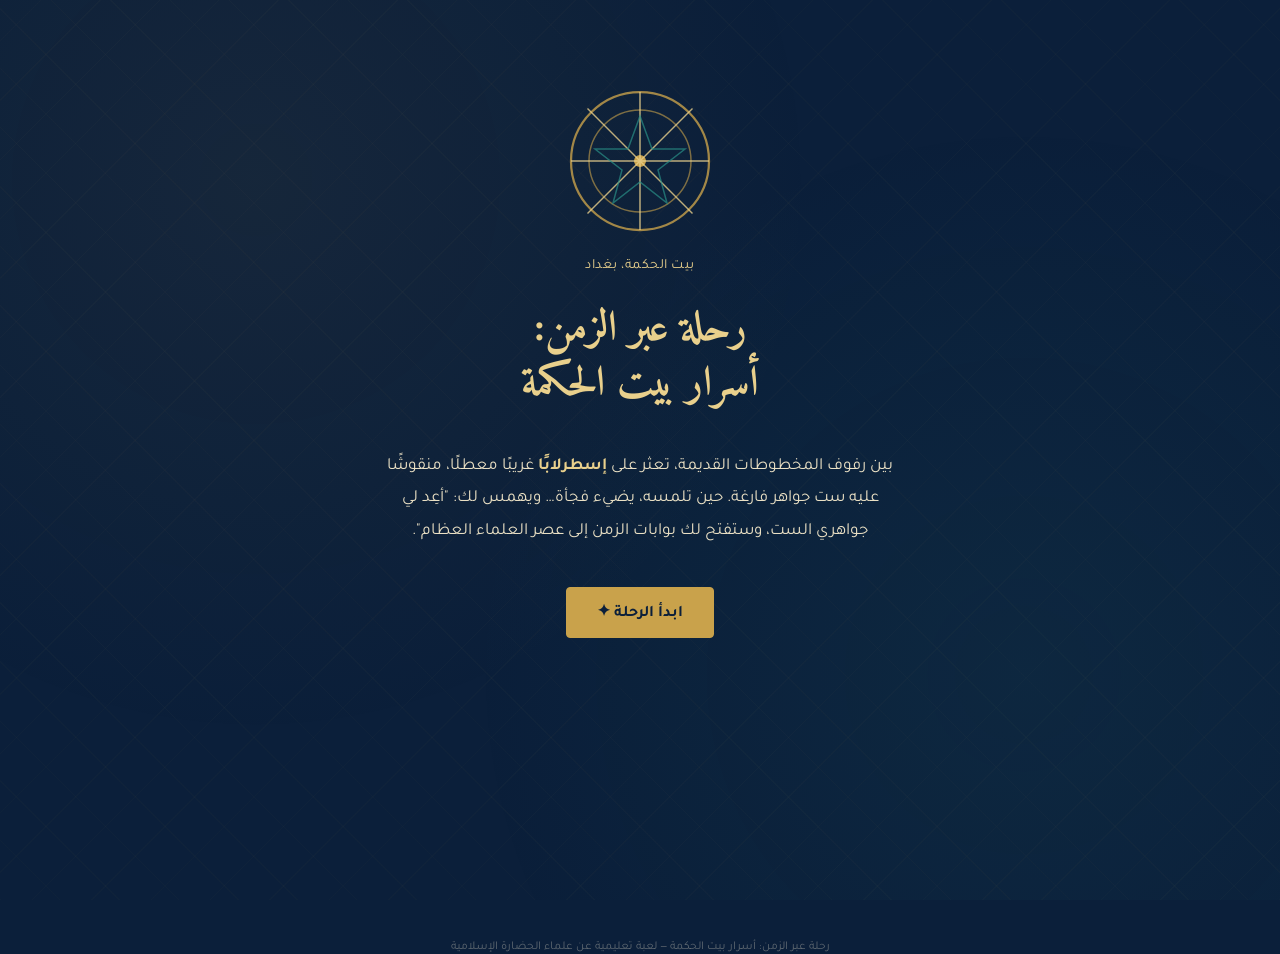
<file: games/wise.html>
<!DOCTYPE html>
<html lang="ar" dir="rtl">
<head>
<meta charset="UTF-8">
<meta name="viewport" content="width=device-width, initial-scale=1.0">
<title>رحلة عبر الزمن: أسرار بيت الحكمة</title>
<link rel="preconnect" href="https://fonts.googleapis.com">
<link href="https://fonts.googleapis.com/css2?family=Amiri:wght@400;700&family=Tajawal:wght@300;400;500;700;900&display=swap" rel="stylesheet">
<style>
  :root{
    --midnight:#0B1F3A;
    --midnight-2:#122A4D;
    --midnight-3:#0E2340;
    --gold:#C9A24B;
    --gold-light:#E9D08C;
    --teal:#2A8F87;
    --teal-dark:#1B5E58;
    --parchment:#F3EAD3;
    --parchment-2:#EAE0C4;
    --maroon:#8A3324;
    --ink:#2B1B0E;
    --success:#3E8E5A;
  }

  *{box-sizing:border-box;}
  html,body{margin:0;padding:0;}
  body{
    background:var(--midnight);
    color:var(--parchment);
    font-family:'Tajawal',sans-serif;
    min-height:100vh;
    overflow-x:hidden;
    position:relative;
  }

  /* Geometric star pattern backdrop */
  body::before{
    content:"";
    position:fixed;
    inset:0;
    background-image:
      radial-gradient(circle at 20% 20%, rgba(201,162,75,0.06) 0%, transparent 45%),
      radial-gradient(circle at 80% 75%, rgba(42,143,135,0.08) 0%, transparent 45%),
      repeating-linear-gradient(45deg, rgba(201,162,75,0.025) 0px, rgba(201,162,75,0.025) 1px, transparent 1px, transparent 42px),
      repeating-linear-gradient(-45deg, rgba(201,162,75,0.025) 0px, rgba(201,162,75,0.025) 1px, transparent 1px, transparent 42px);
    pointer-events:none;
    z-index:0;
  }

  #app{
    position:relative;
    z-index:1;
    min-height:100vh;
    display:flex;
    flex-direction:column;
    align-items:center;
    padding:32px 18px 60px;
  }

  h1,h2,h3{
    font-family:'Amiri',serif;
    margin:0;
    font-weight:700;
  }

  .eyebrow{
    color:var(--gold-light);
    font-size:14px;
    letter-spacing:0.5px;
    margin-bottom:6px;
  }

  /* ---------- Frame / ornament ---------- */
  .ornate-frame{
    position:relative;
    background:linear-gradient(180deg, var(--midnight-2), var(--midnight-3));
    border:1px solid rgba(201,162,75,0.35);
    border-radius:6px;
    padding:36px 30px;
    max-width:640px;
    width:100%;
    box-shadow:0 20px 60px rgba(0,0,0,0.45), inset 0 0 0 1px rgba(201,162,75,0.08);
  }
  .ornate-frame::before, .ornate-frame::after{
    content:"";
    position:absolute;
    width:22px;height:22px;
    border:2px solid var(--gold);
    opacity:0.8;
  }
  .ornate-frame::before{top:-1px;right:-1px;border-left:none;border-bottom:none;}
  .ornate-frame::after{bottom:-1px;left:-1px;border-right:none;border-top:none;}

  .corner-tl, .corner-br{
    position:absolute; width:22px; height:22px; border:2px solid var(--gold); opacity:0.8;
  }
  .corner-tl{top:-1px;left:-1px;border-right:none;border-bottom:none;}
  .corner-br{bottom:-1px;right:-1px;border-left:none;border-top:none;}

  /* ---------- Buttons ---------- */
  .btn{
    font-family:'Tajawal',sans-serif;
    font-weight:700;
    font-size:16px;
    padding:13px 30px;
    border-radius:4px;
    border:1px solid var(--gold);
    background:transparent;
    color:var(--gold-light);
    cursor:pointer;
    transition:background 0.2s ease, color 0.2s ease, transform 0.15s ease;
  }
  .btn:hover{background:rgba(201,162,75,0.12); transform:translateY(-1px);}
  .btn:active{transform:translateY(0);}
  .btn-solid{
    background:var(--gold);
    color:var(--midnight);
  }
  .btn-solid:hover{background:var(--gold-light);}
  .btn:disabled{opacity:0.35; cursor:not-allowed; transform:none;}

  /* ---------- Intro screen ---------- */
  .intro-wrap{
    text-align:center;
    display:flex;
    flex-direction:column;
    align-items:center;
    gap:22px;
    margin-top:6vh;
  }
  .astrolabe{
    width:150px;height:150px;
    animation:spin 40s linear infinite;
  }
  @keyframes spin{ to{ transform:rotate(360deg);} }
  @media (prefers-reduced-motion: reduce){ .astrolabe{animation:none;} }

  .intro-title{font-size:clamp(28px,5vw,42px); color:var(--gold-light); line-height:1.3;}
  .intro-sub{font-size:17px; color:var(--parchment-2); max-width:520px; line-height:1.9;}

  /* ---------- Map / progress screen ---------- */
  .map-wrap{width:100%; max-width:760px;}
  .map-header{text-align:center; margin-bottom:8px;}
  .gem-tally{
    display:flex; align-items:center; justify-content:center; gap:8px;
    margin:14px 0 30px;
    font-size:15px; color:var(--gold-light);
  }
  .gem-dot{width:11px;height:11px;border-radius:2px; transform:rotate(45deg); background:rgba(201,162,75,0.2); border:1px solid var(--gold);}
  .gem-dot.filled{background:var(--gold);}

  .stations-grid{
    display:grid;
    grid-template-columns:repeat(3,1fr);
    gap:16px;
  }
  @media (max-width:560px){ .stations-grid{grid-template-columns:repeat(2,1fr);} }

  .station-card{
    background:var(--midnight-2);
    border:1px solid rgba(201,162,75,0.25);
    border-radius:6px;
    padding:18px 12px;
    text-align:center;
    cursor:pointer;
    transition:border-color 0.2s ease, transform 0.15s ease, background 0.2s ease;
    position:relative;
  }
  .station-card:hover{border-color:var(--gold); transform:translateY(-3px);}
  .station-card.locked{opacity:0.45; cursor:not-allowed;}
  .station-card.locked:hover{transform:none; border-color:rgba(201,162,75,0.25);}
  .station-card.done{border-color:var(--teal); background:linear-gradient(180deg, var(--midnight-2), rgba(42,143,135,0.12));}
  .station-icon{font-size:30px; margin-bottom:8px; display:block;}
  .station-name{font-family:'Amiri',serif; font-size:15px; color:var(--gold-light); font-weight:700;}
  .station-field{font-size:12px; color:var(--parchment-2); margin-top:3px;}
  .done-badge{position:absolute; top:8px; left:8px; color:var(--teal); font-size:16px;}

  /* ---------- Station screen ---------- */
  .station-screen{max-width:620px; width:100%;}
  .station-top{display:flex; justify-content:space-between; align-items:baseline; margin-bottom:6px;}
  .back-link{color:var(--parchment-2); font-size:13px; cursor:pointer; text-decoration:underline; text-underline-offset:3px;}
  .station-title{font-size:26px; color:var(--gold-light); margin:4px 0 2px;}
  .station-field-tag{
    display:inline-block; font-size:12px; color:var(--teal); border:1px solid var(--teal-dark);
    padding:3px 10px; border-radius:20px; margin-bottom:16px;
  }
  .story-text{font-size:16px; line-height:2; color:var(--parchment-2); margin-bottom:22px;}
  .story-text b{color:var(--gold-light); font-weight:700;}

  .challenge-box{
    background:rgba(0,0,0,0.18);
    border:1px dashed rgba(201,162,75,0.4);
    border-radius:6px;
    padding:20px;
    margin-bottom:18px;
  }
  .challenge-q{font-size:16px; color:var(--parchment); margin-bottom:16px; line-height:1.8;}

  .choices{display:flex; flex-direction:column; gap:10px;}
  .choice-btn{
    text-align:right;
    font-family:'Tajawal',sans-serif;
    font-size:15px;
    padding:13px 16px;
    background:var(--midnight-2);
    border:1px solid rgba(201,162,75,0.3);
    color:var(--parchment);
    border-radius:5px;
    cursor:pointer;
    transition:border-color 0.15s ease, background 0.15s ease;
  }
  .choice-btn:hover{border-color:var(--gold);}
  .choice-btn.correct{background:rgba(62,142,90,0.25); border-color:var(--success); color:var(--parchment);}
  .choice-btn.wrong{background:rgba(138,51,36,0.3); border-color:var(--maroon);}
  .choice-btn:disabled{cursor:default;}

  .seq-row{display:flex; flex-wrap:wrap; gap:10px; margin-bottom:14px;}
  .seq-item{
    padding:11px 16px;
    background:var(--midnight-2);
    border:1px solid rgba(201,162,75,0.3);
    border-radius:5px;
    cursor:pointer;
    font-size:14px;
    transition:border-color 0.15s ease, opacity 0.15s ease, background 0.15s ease;
  }
  .seq-item:hover{border-color:var(--gold);}
  .seq-item.picked{opacity:0.3; cursor:default; border-color:var(--teal);}
  .seq-item.error{background:rgba(138,51,36,0.3); border-color:var(--maroon);}
  .seq-progress{font-size:13px; color:var(--parchment-2); margin-bottom:10px;}

  .feedback{font-size:14px; margin-top:6px; min-height:20px;}
  .feedback.ok{color:#8FCB9F;}
  .feedback.bad{color:#E39C8C;}

  .fact-reveal{
    background:linear-gradient(180deg, rgba(201,162,75,0.1), rgba(201,162,75,0.03));
    border:1px solid var(--gold);
    border-radius:6px;
    padding:18px 20px;
    margin-top:18px;
    display:none;
  }
  .fact-reveal.show{display:block; animation:fadeUp 0.5s ease;}
  @keyframes fadeUp{ from{opacity:0; transform:translateY(8px);} to{opacity:1; transform:translateY(0);} }
  .fact-reveal .gem-line{color:var(--gold-light); font-size:14px; margin-bottom:8px; font-weight:700;}
  .fact-reveal .fact-text{font-size:15px; line-height:1.85; color:var(--parchment);}

  .station-actions{display:flex; justify-content:space-between; margin-top:24px; gap:10px;}

  /* ---------- Final screen ---------- */
  .final-wrap{text-align:center; margin-top:6vh; max-width:600px;}
  .final-title{font-size:clamp(26px,5vw,38px); color:var(--gold-light); margin-bottom:14px;}
  .final-text{font-size:16px; line-height:2; color:var(--parchment-2); margin-bottom:26px;}
  .final-gems{font-size:34px; letter-spacing:6px; margin-bottom:22px;}

  footer.credit{
    margin-top:40px;
    font-size:12px;
    color:rgba(243,234,211,0.35);
    text-align:center;
  }
</style>
</head>
<body>
<div id="app"></div>

<script>
(function(){

  const stations = [
    {
      id: 'khwarizmi',
      icon: '𓆼٭',
      name: 'الخوارزمي',
      field: 'الرياضيات والجبر',
      story: `في بيت الحكمة ببغداد، يجلس <b>محمد بن موسى الخوارزمي</b> منكبًا على مخطوطاته. هو من وضع أسس علم <b>الجبر</b> ("الجبر والمقابلة")، الذي استُخدم لتنظيم التجارة، وقسمة المواريث، وحساب المساحات. كلمة "الجبر" نفسها انتقلت إلى اللغات الأوروبية لتصبح "Algebra"، واسمه أصبح أصل كلمة "Algorithm".`,
      type: 'choice',
      question: 'أراد تاجر أن يقسّم 24 دينارًا ذهبيًا بين ثلاثة شركاء بالتساوي، ثم أضاف لكل واحد منهم دينارين إضافيين مكافأة. كم دينارًا حصل عليه كل شريك؟',
      options: ['8 دنانير', '10 دنانير', '12 دينارًا', '6 دنانير'],
      correctIndex: 1,
      fact: 'كتاب الخوارزمي "المختصر في حساب الجبر والمقابلة" ظل يُدرَّس في أوروبا حتى القرن السادس عشر، وهو أول من قدّم حلولًا منهجية للمعادلات الخطية والتربيعية.'
    },
    {
      id: 'jabir',
      icon: '⚗',
      name: 'جابر بن حيان',
      field: 'الكيمياء',
      story: `يُلقَّب <b>جابر بن حيان</b> بـ"أبي الكيمياء". في مختبره، طوّر عمليات <b>التقطير والتبلور والتصعيد</b>، وابتكر أدوات معملية ما زلنا نستخدم مبادئها اليوم، مثل الإنبيق. يطلب منك مساعدته في إعادة ترتيب خطوات تقطير ماء الورد كما كان يفعل.`,
      type: 'sequence',
      question: 'رتّب خطوات تقطير ماء الورد بالترتيب الصحيح بالنقر عليها:',
      items: [
        'وضع بتلات الورد والماء في الوعاء',
        'تسخين الوعاء برفق على النار',
        'تكثيف البخار داخل الأنبوب البارد',
        'جمع القطرات النقية في إناء الجمع'
      ],
      correctOrder: [0,1,2,3],
      fact: 'يُنسب إلى جابر بن حيان أكثر من مئتي مؤلَّف، ومنهجه التجريبي القائم على الملاحظة والقياس مهّد الطريق لاحقًا لظهور الكيمياء الحديثة.'
    },
    {
      id: 'zahrawi',
      icon: '✚',
      name: 'الزهراوي',
      field: 'الطب والجراحة',
      story: `في قرطبة الأندلسية، يعمل <b>أبو القاسم الزهراوي</b>، الجرّاح الذي ألّف موسوعة "التصريف لمن عجز عن التأليف"، ووصف فيها أكثر من مئتي أداة جراحية ابتكرها بنفسه، إضافة إلى عمليات مثل خياطة الجروح بالخيط القابل للامتصاص.`,
      type: 'choice',
      question: 'يُعرف عن الزهراوي أنه أول من استخدم خيوطًا من أمعاء الحيوانات في العمليات الجراحية لأن جسم الإنسان يمتصّها تلقائيًا. ما الفائدة الأساسية من ذلك للمريض؟',
      options: [
        'تجنّب الحاجة لعملية ثانية لإزالة الغرز',
        'جعل الجرح أكثر جمالًا',
        'تقليل تكلفة العملية',
        'تسريع نمو الشعر حول الجرح'
      ],
      correctIndex: 0,
      fact: 'كتاب الزهراوي "التصريف" تُرجم إلى اللاتينية وظل مرجعًا أساسيًا في كليات الطب الأوروبية لأكثر من خمسة قرون، وتظهر فيه رسومات دقيقة لأدواته الجراحية.'
    },
    {
      id: 'biruni',
      icon: '🜛',
      name: 'البيروني',
      field: 'الفلك والجغرافيا',
      story: `يقف <b>أبو الريحان البيروني</b> فوق جبل قرب مدينة "نندنة"، يحمل أداة قياس الزوايا. ابتكر طريقة عبقرية لحساب <b>محيط الأرض</b> باستخدام ارتفاع جبل واحد فقط وقياس زاوية الأفق منه، فتوصّل إلى نتيجة قريبة جدًا من القيمة الحقيقية المعروفة اليوم.`,
      type: 'choice',
      question: 'ما الفكرة الأساسية التي اعتمد عليها البيروني لحساب محيط الأرض من قمة جبل واحد؟',
      options: [
        'قياس زاوية ميل خط الأفق من قمة الجبل مع معرفة ارتفاعه',
        'عدّ عدد الأيام بين شروقين متتاليين',
        'قياس المسافة بين مدينتين بعدد خطوات الجمل',
        'مراقبة حركة القمر لمدة شهر كامل'
      ],
      correctIndex: 0,
      fact: 'توصّل البيروني إلى أن نصف قطر الأرض يقارب 6339.9 كيلومترًا، وهي قيمة قريبة جدًا من القياسات الحديثة (نحو 6371 كم)، رغم أنه اعتمد على أدوات بسيطة نسبيًا.'
    },
    {
      id: 'jazari',
      icon: '⚙',
      name: 'الجزري',
      field: 'الهندسة الميكانيكية',
      story: `في ديار بكر، يبني <b>بديع الزمان الجزري</b> آلاته العجيبة: ساعات مائية، وآليات أوتوماتيكية، ومضخات. كتابه "الجامع بين العلم والعمل النافع في صناعة الحيل" يوثّق خمسين آلة مختلفة، ويُعدّ من أوائل من صمّم أنظمة تحكم آلية في التاريخ.`,
      type: 'sequence',
      question: 'رتّب مسار عمل الساعة المائية للجزري بالنقر بالترتيب الصحيح:',
      items: [
        'يمتلئ خزان الماء العلوي بالماء',
        'الماء يتدفق بمعدل ثابت عبر فتحة دقيقة',
        'عوّامة ترتفع تدريجيًا مع امتلاء الحوض',
        'حركة العوّامة تُدير آلية التروس والمؤشرات'
      ],
      correctOrder: [0,1,2,3],
      fact: 'صمّم الجزري أيضًا "الفيل المائي" و"الطاووس الآلي"، وتُعتبر تصاميمه من أقدم الأمثلة الموثقة على أنظمة التغذية الراجعة (Feedback Systems) في تاريخ الهندسة.'
    },
    {
      id: 'battuta',
      icon: '✺',
      name: 'ابن بطوطة',
      field: 'الرحلات والجغرافيا',
      story: `ينطلق الشاب <b>محمد بن بطوطة</b> من طنجة في رحلة حج، لكنها تتحول إلى مغامرة استمرت نحو ثلاثين عامًا وقطع فيها أكثر من 120 ألف كيلومتر، موثّقًا مشاهداته في كتابه "تحفة النظار في غرائب الأمصار وعجائب الأسفار"، المعروف بـ"رحلة ابن بطوطة".`,
      type: 'sequence',
      question: 'رتّب محطات رحلة ابن بطوطة الكبرى بالترتيب الزمني الصحيح:',
      items: [
        'طنجة (نقطة الانطلاق)',
        'مكة المكرمة (أداء فريضة الحج)',
        'دلهي في الهند (العمل قاضيًا)',
        'الصين (أقصى نقطة وصل إليها شرقًا)'
      ],
      correctOrder: [0,1,2,3],
      fact: 'زار ابن بطوطة أكثر من أربعين دولة بمقاييس اليوم، وتُعتبر رحلته من أهم المصادر التاريخية لفهم العالم الإسلامي وخارجه في القرن الرابع عشر الميلادي.'
    }
  ];

  const state = {
    screen: 'intro',
    currentStation: null,
    completed: new Set(),
    seqPicked: [],
    seqError: false,
    answered: false
  };

  const app = document.getElementById('app');

  function render(){
    if(state.screen === 'intro') return renderIntro();
    if(state.screen === 'map') return renderMap();
    if(state.screen === 'station') return renderStation();
    if(state.screen === 'final') return renderFinal();
  }

  function renderIntro(){
    app.innerHTML = `
      <div class="intro-wrap">
        <svg class="astrolabe" viewBox="0 0 100 100" xmlns="http://www.w3.org/2000/svg">
          <circle cx="50" cy="50" r="46" fill="none" stroke="#C9A24B" stroke-width="1.5" opacity="0.8"/>
          <circle cx="50" cy="50" r="34" fill="none" stroke="#C9A24B" stroke-width="1" opacity="0.6"/>
          <circle cx="50" cy="50" r="4" fill="#C9A24B"/>
          <g stroke="#E9D08C" stroke-width="1" opacity="0.8">
            <line x1="50" y1="4" x2="50" y2="96"/>
            <line x1="4" y1="50" x2="96" y2="50"/>
            <line x1="15" y1="15" x2="85" y2="85"/>
            <line x1="85" y1="15" x2="15" y2="85"/>
          </g>
          <polygon points="50,20 58,42 80,42 62,56 68,78 50,64 32,78 38,56 20,42 42,42"
            fill="none" stroke="#2A8F87" stroke-width="1" opacity="0.7"/>
        </svg>
        <div class="eyebrow">بيت الحكمة، بغداد</div>
        <h1 class="intro-title">رحلة عبر الزمن:<br>أسرار بيت الحكمة</h1>
        <p class="intro-sub">
          بين رفوف المخطوطات القديمة، تعثر على <b style="color:var(--gold-light)">إسطرلابًا</b> غريبًا معطلًا، منقوشًا عليه ست جواهر فارغة.
          حين تلمسه، يضيء فجأة… ويهمس لك: "أعِد لي جواهري الست، وستفتح لك بوابات الزمن إلى عصر العلماء العظام".
        </p>
        <button class="btn btn-solid" id="startBtn">ابدأ الرحلة ✦</button>
      </div>
    `;
    document.getElementById('startBtn').onclick = () => { state.screen = 'map'; render(); };
  }

  function renderMap(){
    const gemsCount = state.completed.size;
    const dots = Array.from({length:6}, (_,i) => `<div class="gem-dot ${i < gemsCount ? 'filled' : ''}"></div>`).join('');

    const cards = stations.map((s, idx) => {
      const done = state.completed.has(s.id);
      const locked = false; // all stations open freely, no forced order
      return `
        <div class="station-card ${done ? 'done' : ''}" data-id="${s.id}">
          ${done ? '<span class="done-badge">✓</span>' : ''}
          <span class="station-icon">${s.icon}</span>
          <div class="station-name">${s.name}</div>
          <div class="station-field">${s.field}</div>
        </div>
      `;
    }).join('');

    app.innerHTML = `
      <div class="map-wrap">
        <div class="map-header">
          <div class="eyebrow">الإسطرلاب ينتظر جواهره</div>
          <h2 style="color:var(--gold-light); font-size:24px;">اختر بوابة زمنية</h2>
        </div>
        <div class="gem-tally">${dots} &nbsp; ${gemsCount} / 6 جواهر</div>
        <div class="stations-grid">${cards}</div>
      </div>
    `;

    document.querySelectorAll('.station-card').forEach(card => {
      card.onclick = () => {
        const id = card.getAttribute('data-id');
        state.currentStation = stations.find(s => s.id === id);
        state.seqPicked = [];
        state.seqError = false;
        state.answered = false;
        state.screen = 'station';
        render();
      };
    });

    if(gemsCount === 6){
      setTimeout(() => { state.screen = 'final'; render(); }, 50);
    }
  }

  function renderStation(){
    const s = state.currentStation;
    const done = state.completed.has(s.id);

    let challengeHtml = '';
    if(s.type === 'choice'){
      challengeHtml = `
        <div class="challenge-q">${s.question}</div>
        <div class="choices" id="choicesWrap">
          ${s.options.map((opt,i) => `<button class="choice-btn" data-i="${i}">${opt}</button>`).join('')}
        </div>
        <div class="feedback" id="feedback"></div>
      `;
    } else if(s.type === 'sequence'){
      challengeHtml = `
        <div class="challenge-q">${s.question}</div>
        <div class="seq-progress" id="seqProgress">اخترت 0 من ${s.items.length}</div>
        <div class="seq-row" id="seqWrap">
          ${s.items.map((item,i) => `<div class="seq-item" data-i="${i}">${item}</div>`).join('')}
        </div>
        <div class="feedback" id="feedback"></div>
      `;
    }

    app.innerHTML = `
      <div class="station-screen">
        <div class="station-top">
          <span class="back-link" id="backLink">← العودة إلى الخريطة</span>
        </div>
        <h2 class="station-title">${s.icon} ${s.name}</h2>
        <span class="station-field-tag">${s.field}</span>
        <p class="story-text">${s.story}</p>
        <div class="ornate-frame">
          <span class="corner-tl"></span><span class="corner-br"></span>
          <div class="challenge-box">${challengeHtml}</div>
          <div class="fact-reveal" id="factReveal">
            <div class="gem-line">✦ حصلت على جوهرة المعرفة!</div>
            <div class="fact-text">${s.fact}</div>
          </div>
        </div>
        <div class="station-actions">
          <button class="btn" id="mapBtn">خريطة الرحلة</button>
          <button class="btn btn-solid" id="continueBtn" style="display:none;">متابعة الرحلة ✦</button>
        </div>
      </div>
    `;

    document.getElementById('backLink').onclick = () => { state.screen = 'map'; render(); };
    document.getElementById('mapBtn').onclick = () => { state.screen = 'map'; render(); };

    if(done){
      document.getElementById('factReveal').classList.add('show');
      const fb = document.getElementById('feedback');
      if(fb) fb.innerHTML = `<span class="ok">لقد أتممت هذا التحدي بالفعل ✓</span>`;
      document.getElementById('continueBtn').style.display = 'inline-block';
      document.getElementById('continueBtn').onclick = () => { state.screen = 'map'; render(); };
      if(s.type === 'choice'){
        document.querySelectorAll('.choice-btn').forEach((btn,i) => {
          if(i === s.correctIndex) btn.classList.add('correct');
          btn.disabled = true;
        });
      } else {
        document.querySelectorAll('.seq-item').forEach(item => item.classList.add('picked'));
      }
      return;
    }

    if(s.type === 'choice'){
      document.querySelectorAll('.choice-btn').forEach(btn => {
        btn.onclick = () => {
          const i = parseInt(btn.getAttribute('data-i'));
          const fb = document.getElementById('feedback');
          if(i === s.correctIndex){
            document.querySelectorAll('.choice-btn').forEach(b => b.disabled = true);
            btn.classList.add('correct');
            fb.innerHTML = `<span class="ok">إجابة صحيحة!</span>`;
            completeStation();
          } else {
            btn.classList.add('wrong');
            btn.disabled = true;
            fb.innerHTML = `<span class="bad">ليست هذه الإجابة، حاول مرة أخرى.</span>`;
          }
        };
      });
    } else if(s.type === 'sequence'){
      document.querySelectorAll('.seq-item').forEach(item => {
        item.onclick = () => {
          const i = parseInt(item.getAttribute('data-i'));
          if(item.classList.contains('picked')) return;
          const expected = s.correctOrder[state.seqPicked.length];
          const fb = document.getElementById('feedback');
          if(i === expected){
            item.classList.add('picked');
            state.seqPicked.push(i);
            document.getElementById('seqProgress').textContent = `اخترت ${state.seqPicked.length} من ${s.items.length}`;
            fb.innerHTML = '';
            if(state.seqPicked.length === s.items.length){
              fb.innerHTML = `<span class="ok">رتّبتها بشكل صحيح تمامًا!</span>`;
              completeStation();
            }
          } else {
            item.classList.add('error');
            fb.innerHTML = `<span class="bad">هذا ليس الترتيب الصحيح، حاول مجددًا.</span>`;
            setTimeout(() => item.classList.remove('error'), 500);
          }
        };
      });
    }

    function completeStation(){
      state.completed.add(s.id);
      setTimeout(() => {
        document.getElementById('factReveal').classList.add('show');
        document.getElementById('continueBtn').style.display = 'inline-block';
        document.getElementById('continueBtn').onclick = () => {
          state.screen = state.completed.size === 6 ? 'final' : 'map';
          render();
        };
      }, 400);
    }
  }

  function renderFinal(){
    app.innerHTML = `
      <div class="final-wrap">
        <div class="final-gems">✦ ✦ ✦ ✦ ✦ ✦</div>
        <h2 class="final-title">أعدتَ ضوء الإسطرلاب</h2>
        <p class="final-text">
          جمعتَ الجواهر الست، وأعدتَ إحياء الإسطرلاب القديم. عبر بغداد وقرطبة وديار بكر وطريق الحرير،
          التقيتَ بستة من عمالقة العصر الذهبي الإسلامي: <b style="color:var(--gold-light)">الخوارزمي، وجابر بن حيان،
          والزهراوي، والبيروني، والجزري، وابن بطوطة</b>. إرثهم العلمي ما زال حاضرًا في الجبر والكيمياء والطب
          والفلك والهندسة والجغرافيا حتى يومنا هذا.
        </p>
        <button class="btn btn-solid" id="replayBtn">أعد الرحلة من جديد ✦</button>
      </div>
    `;
    document.getElementById('replayBtn').onclick = () => {
      state.completed.clear();
      state.screen = 'intro';
      render();
    };
  }

  render();
})();
</script>

<footer class="credit">رحلة عبر الزمن: أسرار بيت الحكمة — لعبة تعليمية عن علماء الحضارة الإسلامية</footer>
</body>
</html>
</file>
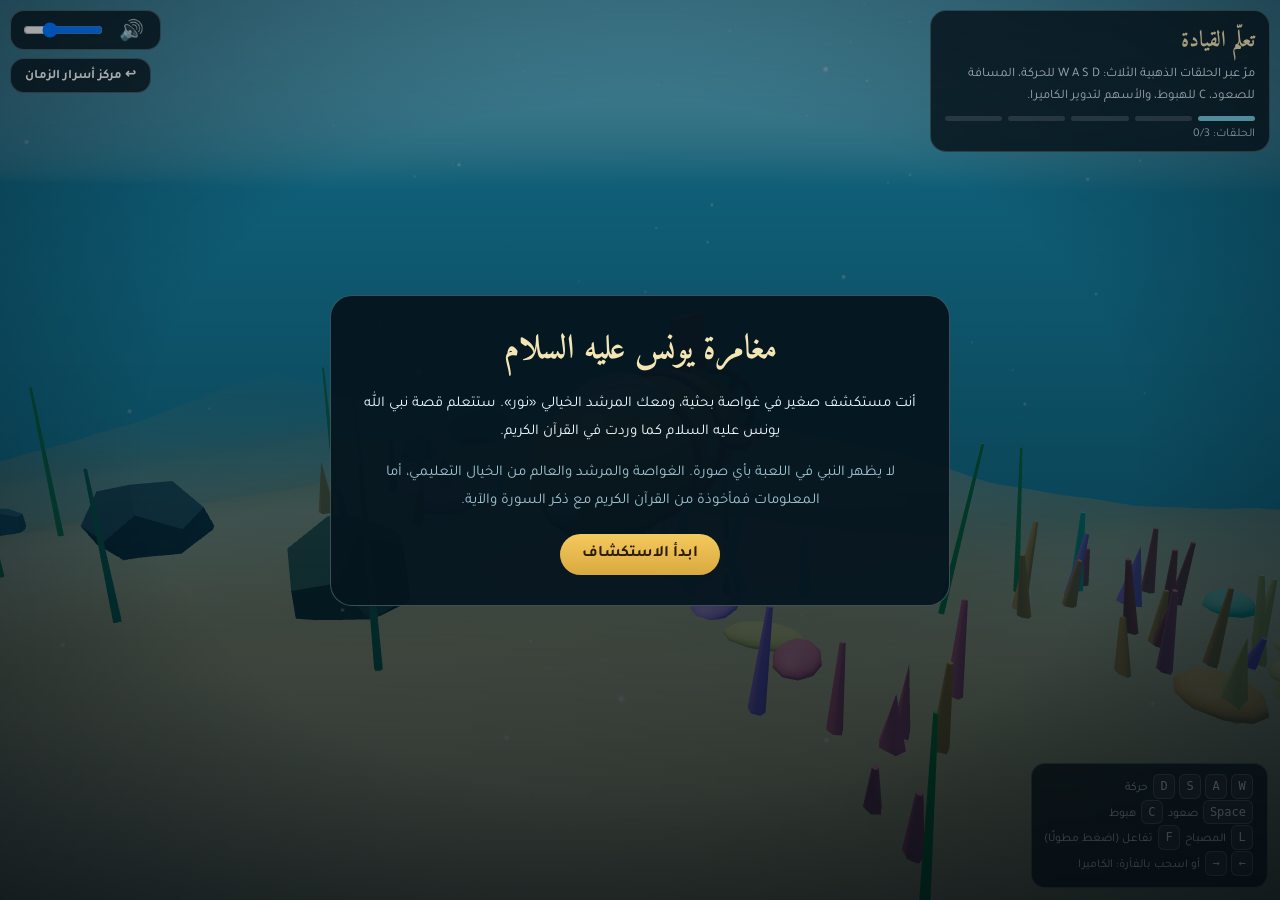
<file: games/prophets-journey/yunus.html>
<!DOCTYPE html>
<html lang="ar" dir="rtl">
<head>
<meta charset="UTF-8">
<meta name="viewport" content="width=device-width,initial-scale=1,maximum-scale=1,user-scalable=no">
<title>رحلة الأنبياء — مغامرة يونس عليه السلام</title>
<link href="https://fonts.googleapis.com/css2?family=Amiri:wght@400;700&family=Tajawal:wght@400;700;800&display=swap" rel="stylesheet">
<style>
:root{--gold:#f4e6b4;--txt:#edf8ff;--line:rgba(200,229,238,.28);--pn:rgba(4,15,22,.78)}
*{box-sizing:border-box}
html,body{margin:0;height:100%;overflow:hidden;background:#041b2c;color:var(--txt);font-family:Tajawal,Tahoma,sans-serif}
#root{position:fixed;inset:0;touch-action:none;user-select:none;-webkit-user-select:none}
canvas{display:block;width:100%;height:100%}
.hud{position:absolute;top:10px;right:10px;width:min(340px,calc(100vw - 20px));padding:10px 14px;border:1px solid var(--line);border-radius:16px;background:var(--pn);pointer-events:none}
.hud h1{margin:0 0 4px;font:700 22px Amiri,serif;color:var(--gold)}
.hud p{margin:0;font-size:13px;line-height:1.7}
.pips{display:flex;gap:6px;margin-top:8px}.pips i{flex:1;height:5px;border-radius:3px;background:rgba(255,255,255,.18)}.pips i.on{background:#f4c95d}.pips i.cur{background:#7fd7ef}
#cnt{margin-top:6px;font-size:12px;color:#bfe7f2}
.bar{position:absolute;bottom:22%;left:50%;width:min(260px,60vw);height:10px;transform:translateX(-50%);border-radius:6px;background:rgba(0,0,0,.5);border:1px solid var(--line);display:none}
.bar b{display:block;height:100%;width:0;border-radius:6px;background:#f4c95d}
#toast{position:absolute;top:14%;left:50%;transform:translateX(-50%);max-width:min(520px,92vw);padding:10px 16px;border-radius:14px;background:var(--pn);border:1px solid var(--line);font-size:14px;line-height:1.8;text-align:center;opacity:0;transition:opacity .35s;pointer-events:none}
#toast.on{opacity:1}
.cine{position:absolute;left:0;right:0;height:0;background:#000;transition:height .8s;pointer-events:none}
#cT{top:0}#cB{bottom:0}.cinema .cine{height:13%}.cinema .hud,.cinema .help,.cinema .nav,.cinema .audio,.cinema .back{opacity:0;transition:opacity .5s}
#sub{position:absolute;bottom:15%;left:50%;transform:translateX(-50%);width:min(640px,92vw);text-align:center;font-size:15px;line-height:1.9;opacity:0;transition:opacity .4s;text-shadow:0 2px 6px #000;pointer-events:none}
#sub.on{opacity:1}
.back{position:absolute;top:58px;left:10px;padding:7px 14px;border-radius:14px;background:var(--pn);border:1px solid var(--line);color:#fff;text-decoration:none;font-size:13px;font-weight:700}
.audio{position:absolute;top:10px;left:10px;display:flex;gap:8px;align-items:center;padding:6px 10px;border-radius:14px;background:var(--pn);border:1px solid var(--line)}
.audio button{background:none;border:0;color:#fff;font-size:20px;cursor:pointer}.audio input{width:80px}
.help{position:absolute;bottom:12px;right:12px;padding:10px 12px;border-radius:14px;background:var(--pn);border:1px solid var(--line);font-size:12px;line-height:1.9;pointer-events:none}
kbd{display:inline-block;min-width:22px;padding:0 6px;margin:0 2px;border:1px solid var(--line);border-radius:6px;text-align:center;background:rgba(255,255,255,.08)}
.touch{display:none}.istouch .touch{display:block}.istouch .help{display:none}
#joy{position:absolute;left:18px;bottom:22px;width:130px;height:130px;border-radius:50%;background:rgba(255,255,255,.1);border:2px solid var(--line);touch-action:none}
#knob{position:absolute;left:35px;top:35px;width:60px;height:60px;border-radius:50%;background:rgba(244,201,93,.55);pointer-events:none}
.tb{position:absolute;width:72px;height:72px;border-radius:50%;border:2px solid var(--line);background:rgba(4,15,22,.72);color:#fff;font-size:27px;touch-action:none;box-shadow:0 3px 12px rgba(0,0,0,.25)}
.tb.act{background:rgba(244,201,93,.55)}
#bUp{right:18px;bottom:160px}#bDn{right:18px;bottom:78px}#bLamp{right:90px;bottom:116px}#bAct{right:90px;bottom:34px;width:72px;height:72px}
.ov{position:absolute;inset:0;display:flex;align-items:center;justify-content:center;padding:16px;background:rgba(2,10,16,.72);z-index:30}
.ov.hidden{display:none}
.card{width:min(620px,100%);max-height:92vh;overflow:auto;padding:24px 22px;border:1px solid var(--line);border-radius:22px;background:rgba(6,22,31,.95);text-align:center}
.card h2{margin:0 0 10px;font:700 clamp(24px,5vw,34px) Amiri,serif;color:var(--gold)}
.card p{margin:0 0 12px;line-height:1.9;font-size:15px}
.dua{font:700 clamp(26px,6vw,38px) Amiri,serif;line-height:2;color:#fff;margin:14px 0 4px}
.ref{font-size:13px;color:#bfe7f2;margin-bottom:12px}
.card button{margin:6px;padding:11px 22px;border-radius:999px;border:0;font:700 16px Tajawal,sans-serif;cursor:pointer;background:linear-gradient(#f4c95d,#d9a93f);color:#2a1d00}
.card button.alt{background:rgba(255,255,255,.14);color:#fff}
.note{font-size:11px;color:#9fc4d0}
.vig{position:absolute;inset:0;pointer-events:none;background:radial-gradient(ellipse at center,transparent 55%,rgba(0,12,24,.5))}
.nav{position:absolute;top:12px;left:50%;transform:translateX(-50%);display:none;align-items:center;gap:10px;padding:6px 16px;border-radius:999px;background:var(--pn);border:1px solid var(--line);pointer-events:none;font-weight:700;font-size:14px}
#na{display:inline-block;font-size:20px;color:#f4c95d;transition:transform .1s}
.hud,.audio,.help,.back,.nav,#toast{backdrop-filter:blur(6px);-webkit-backdrop-filter:blur(6px)}
#intro{background:linear-gradient(rgba(2,10,16,.3),rgba(2,10,16,.8))}
#story{position:absolute;left:50%;bottom:24%;transform:translateX(-50%) translateY(16px);width:min(780px,92vw);padding:18px 26px 14px;text-align:center;border-radius:20px;background:linear-gradient(180deg,rgba(6,22,31,.35),rgba(6,22,31,.82));border:1px solid rgba(244,230,180,.25);backdrop-filter:blur(6px);-webkit-backdrop-filter:blur(6px);opacity:0;transition:opacity 1s ease,transform 1s ease;pointer-events:none;z-index:5}
#story.on{opacity:1;transform:translateX(-50%) translateY(0)}
#sx{font:700 clamp(18px,3.4vw,27px)/1.9 Amiri,serif;color:#fff}
#sr{margin-top:6px;font:700 clamp(12px,2vw,15px) Tajawal,sans-serif;color:#f4e6b4}
#story.dua{bottom:50%;transform:translateX(-50%) translateY(50%) scale(.96);padding:30px 34px}
#story.dua.on{transform:translateX(-50%) translateY(50%) scale(1)}
#story.dua #sx{font-size:clamp(26px,5.5vw,44px);color:#f4e6b4;line-height:2.1}
#sub{bottom:9%}
.cinema #story{opacity:0}
</style>
</head>
<body>
<div id="root">
  <canvas id="c"></canvas><div class="vig"></div>
  <div class="cine" id="cT"></div><div class="cine" id="cB"></div>
  <div class="hud"><h1 id="mt"></h1><p id="mx"></p><div class="pips" id="pips"></div><div id="cnt"></div></div>
  <a class="back" href="../prophets-journey.html">↩ مركز أسرار الزمان</a>
  <div class="audio"><button id="mute" aria-label="كتم">🔊</button><input id="vol" type="range" min="0" max="100" value="40" aria-label="مستوى الصوت"></div>
  <div class="help"><div><kbd>W</kbd><kbd>A</kbd><kbd>S</kbd><kbd>D</kbd> حركة</div><div><kbd>Space</kbd> صعود <kbd>C</kbd> هبوط</div><div><kbd>L</kbd> المصباح <kbd>F</kbd> تفاعل (اضغط مطولًا)</div><div><kbd>←</kbd><kbd>→</kbd> أو اسحب بالفأرة: الكاميرا</div></div>
  <div class="nav" id="nav"><span id="na">▲</span><span id="nd"></span></div>
  <div class="bar" id="bar"><b id="barf"></b></div>
  <div id="toast" role="status" aria-live="polite"></div><div id="story"><div id="sx"></div><div id="sr"></div></div><div id="sub" aria-live="polite"></div>
  <div class="touch"><div id="joy"><div id="knob"></div></div>
    <button class="tb" id="bUp" aria-label="صعود الغواصة">⬆</button><button class="tb" id="bDn" aria-label="هبوط الغواصة">⬇</button>
    <button class="tb" id="bLamp" aria-label="المصباح">💡</button><button class="tb" id="bAct" aria-label="تفاعل">✋</button></div>
  <div class="ov" id="intro"><div class="card">
    <h2>مغامرة يونس عليه السلام</h2>
    <p>أنت مستكشف صغير في غواصة بحثية، ومعك المرشد الخيالي «نور». ستتعلم قصة نبي الله يونس عليه السلام كما وردت في القرآن الكريم.</p>
    <p class="note">لا يظهر النبي في اللعبة بأي صورة. الغواصة والمرشد والعالم من الخيال التعليمي، أما المعلومات فمأخوذة من القرآن الكريم مع ذكر السورة والآية.</p>
    <button id="go">ابدأ الاستكشاف</button><button class="alt" id="fresh" style="display:none">ابدأ من جديد</button>
  </div></div>
  <div class="ov hidden" id="card"><div class="card">
    <h2 id="ct"></h2><p id="cb"></p><div class="dua" id="cd"></div><div class="ref" id="cr"></div><button class="alt" id="cs" style="display:none">🔊 استمع إلى التلاوة</button><button id="cok">متابعة</button>
  </div></div>
  <div class="ov hidden" id="nogl"><div class="card"><h2>تعذّر تشغيل العرض ثلاثي الأبعاد</h2><p>هذا المتصفح أو الجهاز لا يدعم WebGL. جرّب متصفحًا آخر.</p></div></div>
</div>
<script src="shared/save.js"></script>
<script src="shared/audio.js"></script>
<script src="vendor/three.min.js"></script>
<script>
(function(){
'use strict';
const $=id=>document.getElementById(id),clamp=(v,a,b)=>Math.max(a,Math.min(b,v)),ss=t=>{t=clamp(t,0,1);return t*t*(3-2*t)};
if(typeof THREE==='undefined'){$('nogl').classList.remove('hidden');return}
const isTouch=matchMedia('(pointer:coarse)').matches||'ontouchstart' in window;
if(isTouch)document.getElementById('root').classList.add('istouch');

/* ---- حفظ التقدم ---- */
const KEY='pj.save.v1';
let save=PJ.load();
let storageWarningShown=false;
function store(){if(!PJ.store(save)&&!storageWarningShown){storageWarningShown=true;toast('تعذر حفظ تقدمك في هذا المتصفح. قد لا يُستعاد التقدم بعد إغلاق اللعبة.',6500)}}

/* ---- المشهد ---- */
let R;try{R=new THREE.WebGLRenderer({canvas:$('c'),antialias:true})}catch(e){$('nogl').classList.remove('hidden');return}
R.setPixelRatio(Math.min(devicePixelRatio||1,isTouch?1.5:2));R.setSize(innerWidth,innerHeight);
R.toneMapping=THREE.ACESFilmicToneMapping;R.toneMappingExposure=1.15;
const S=new THREE.Scene(),FOG_A=new THREE.Color(0x1a9bc0),FOG_B=new THREE.Color(0x020a14);
S.background=FOG_A.clone();S.fog=new THREE.Fog(FOG_A.clone(),4,110);
const cam=new THREE.PerspectiveCamera(60,innerWidth/innerHeight,.1,300);
const hemi=new THREE.HemisphereLight(0xc4f0ff,0x1d5568,1.5);S.add(hemi);
const sun=new THREE.DirectionalLight(0xfff4d6,1.5);sun.position.set(20,60,10);S.add(sun);
let seed=7;const rnd=()=>{seed|=0;seed=seed+0x6D2B79F5|0;let t=Math.imul(seed^seed>>>15,1|seed);t=t+Math.imul(t^t>>>7,61|t)^t;return((t^t>>>14)>>>0)/4294967296};
function H(x,z){let y=-9+Math.sin(x*.07)*1.6+Math.cos(z*.05+x*.03)*1.8+Math.sin(x*.19+z*.13)*.5;return y-ss((-z-170)/30)*20}
const SURF=11.5;let introOn=true;
function dotTex(){const c=document.createElement('canvas');c.width=c.height=32;const x=c.getContext('2d'),g=x.createRadialGradient(16,16,0,16,16,16);g.addColorStop(0,'rgba(255,255,255,1)');g.addColorStop(.5,'rgba(255,255,255,.45)');g.addColorStop(1,'rgba(255,255,255,0)');x.fillStyle=g;x.fillRect(0,0,32,32);return new THREE.CanvasTexture(c)}
function gradTex(){const c=document.createElement('canvas');c.width=4;c.height=64;const x=c.getContext('2d'),g=x.createLinearGradient(0,0,0,64);g.addColorStop(0,'#fff');g.addColorStop(1,'#000');x.fillStyle=g;x.fillRect(0,0,4,64);return new THREE.CanvasTexture(c)}
const DOT=dotTex(),GRAD=gradTex();

/* التضاريس: رمل دافئ في الخليج يتحول إلى أزرق عميق في الخندق، وصخور على المنحدرات */
const colSand=new THREE.Color(0xe8cd96),colSand2=new THREE.Color(0xc4a26a),colDeep=new THREE.Color(0x1b6a7c),colRock=new THREE.Color(0x4f6b78),tmp=new THREE.Color();
(function terrain(){
  const g=new THREE.PlaneGeometry(150,340,150,340);g.rotateX(-Math.PI/2);g.translate(0,0,-120);
  const p=g.attributes.position;
  for(let i=0;i<p.count;i++){const x=p.getX(i),z=p.getZ(i);p.setY(i,H(x,z)+Math.sin(x*.55+z*.4)*.1+Math.sin(x*1.3-z*.9)*.05)}
  g.computeVertexNormals();
  const n=g.attributes.normal,col=new Float32Array(p.count*3);
  for(let i=0;i<p.count;i++){const y=p.getY(i),x=p.getX(i),z=p.getZ(i),t=clamp((y+28)/22,0,1),sl=clamp((1-n.getY(i)-.1)*3.4,0,1),v=(Math.sin(x*.21+z*.17)+Math.sin(x*.07-z*.11))*.25+.5;
    tmp.copy(colDeep).lerp(colSand2,t).lerp(colSand,t*v*.75+.12*ss(t-.6)).lerp(colRock,sl);col.set([tmp.r,tmp.g,tmp.b],i*3)}
  g.setAttribute('color',new THREE.BufferAttribute(col,3));
  S.add(new THREE.Mesh(g,new THREE.MeshStandardMaterial({vertexColors:true,roughness:.95})));
})();
/* سطح الماء بموج هادئ */
const wg=new THREE.PlaneGeometry(500,700,50,70),water=new THREE.Mesh(wg,new THREE.MeshBasicMaterial({color:0xa6eaf7,transparent:true,opacity:.4,side:THREE.DoubleSide,depthWrite:false}));
water.rotation.x=-Math.PI/2;water.position.set(0,12,-120);S.add(water);

/* صخور */
const rockMs=[0x40606f,0x4a6a60,0x58606e].map(c=>new THREE.MeshStandardMaterial({color:c,roughness:.95,flatShading:true}));
function rock(x,z,s,y){const m=new THREE.Mesh(new THREE.DodecahedronGeometry(1,0),rockMs[(rnd()*3)|0]);m.scale.set(s,s*(.7+rnd()*.6),s);m.position.set(x,(y===undefined?H(x,z):y)+s*.3,z);m.rotation.set(rnd()*3,rnd()*3,rnd()*3);S.add(m);return m}
for(let i=0;i<40;i++){const x=(rnd()-.5)*110,z=40-rnd()*200;if(Math.abs(x)>6||z>-10)rock(x,z,1+rnd()*2.5)}
for(let i=0;i<45;i++){const side=rnd()<.5?-1:1,z=-175-rnd()*105;rock(side*(22+rnd()*34),z,3+rnd()*5)}
/* الكهف: نفق صخري بنوازل وبلورات متوهجة */
for(let z=-138;z>-168;z-=3){for(let a=-.2;a<Math.PI+.2;a+=.38){rock(Math.cos(a)*9,z+rnd()*2,2.4+rnd()*1.2,-4+Math.sin(a)*9-2)}}
const cryM=[0x6ee7ff,0xff7ad9].map(c=>new THREE.MeshStandardMaterial({color:c,emissive:c,emissiveIntensity:1.5,roughness:.3}));
for(let i=0;i<18;i++){const a=.1+rnd()*2.9,z=-140-rnd()*26,m=new THREE.Mesh(new THREE.OctahedronGeometry(.5+rnd()*.5),cryM[i%2]);m.scale.y=1.8+rnd();m.rotation.z=(rnd()-.5)*.8;m.position.set(Math.cos(a)*7.4,-4+Math.sin(a)*7.4,z);S.add(m)}
for(let i=0;i<14;i++){const a=1.1+rnd()*1,z=-140-rnd()*26,m=new THREE.Mesh(new THREE.ConeGeometry(.5+rnd()*.4,2.5+rnd()*2,7),rockMs[0]);m.rotation.x=Math.PI;m.position.set(Math.cos(a)*7,-5+Math.sin(a)*7,z);S.add(m)}

/* مرجان (نسخ مكررة بألوان مختلفة) */
const coralCols=[0xff6f91,0xff9f4a,0xc77dff,0x4fe3c1,0xffd166,0xf25f5c].map(c=>new THREE.Color(c));
function inst(geo,n){const m=new THREE.InstancedMesh(geo,new THREE.MeshStandardMaterial({roughness:.55}),n);m.userData.i=0;m.userData.n=n;S.add(m);return m}
const stems=inst(new THREE.CylinderGeometry(.1,.3,2.4,6).translate(0,1.2,0),500),doms=inst(new THREE.SphereGeometry(1,10,6,0,6.283,0,1.57),220),fans=inst(new THREE.ConeGeometry(.5,2,5).translate(0,1,0),260),dummy=new THREE.Object3D();
function put(m,x,y,z,sx,sy,sz,rx,ry,rz,c){if(m.userData.i>=m.userData.n)return;dummy.position.set(x,y,z);dummy.scale.set(sx,sy,sz);dummy.rotation.set(rx,ry,rz);dummy.updateMatrix();const i=m.userData.i++;m.setMatrixAt(i,dummy.matrix);m.setColorAt(i,c)}
function patch(cx,cz,n){const base=coralCols[(rnd()*6)|0];for(let k=0;k<n;k++){const x=cx+(rnd()-.5)*8,z=cz+(rnd()-.5)*8,y=H(x,z),c=rnd()<.7?base:coralCols[(rnd()*6)|0],r=rnd();
  if(r<.55)put(stems,x,y-.1,z,1,.6+rnd()*1.1,1,(rnd()-.5)*.5,rnd()*6,(rnd()-.5)*.5,c);else if(r<.8)put(doms,x,y+.1,z,.8+rnd()*.9,.5+rnd()*.4,.8+rnd()*.9,0,rnd()*6,0,c);else put(fans,x,y,z,.6+rnd()*.6,.7+rnd()*1.2,.6+rnd()*.6,0,rnd()*6,0,c)}}
for(let i=0;i<22;i++)patch((rnd()-.5)*80,28-rnd()*86,10);
for(let i=0;i<40;i++){const x=(rnd()-.5)*68,z=-62-rnd()*76;if(z<-134&&Math.abs(x)<14)continue;patch(x,z,12)}
[stems,doms,fans].forEach(m=>{m.count=m.userData.i;m.instanceMatrix.needsUpdate=true;if(m.instanceColor)m.instanceColor.needsUpdate=true});
/* أعشاب بحرية تتمايل */
const kelpM=[0x2f9a62,0x4aa84a,0x1f8a7a].map(c=>new THREE.MeshStandardMaterial({color:c,emissive:0x0a3a22,roughness:.8}));
const kelp=[];for(let i=0;i<70;i++){const x=(rnd()-.5)*100,z=30-rnd()*110;const m=new THREE.Mesh(new THREE.CylinderGeometry(.06,.16,5+rnd()*5,6),kelpM[i%3]);m.geometry.translate(0,3,0);m.position.set(x,H(x,z),z);m.userData.p=rnd()*6;S.add(m);kelp.push(m)}
/* أسماك */
const fish=[];const fishM=[0xffd166,0x7fd7ef,0xff8fa3].map(c=>new THREE.MeshStandardMaterial({color:c,roughness:.6}));
for(let i=0;i<40;i++){const f=new THREE.Group();const b=new THREE.Mesh(new THREE.SphereGeometry(.4,10,8),fishM[i%3]);b.scale.set(1.6,.8,.7);const t=new THREE.Mesh(new THREE.ConeGeometry(.3,.6,8),fishM[i%3]);t.rotation.z=Math.PI/2;t.position.x=-.8;f.add(b,t);
  f.userData={cx:(rnd()-.5)*50,cz:-30-rnd()*100,r:5+rnd()*12,s:.25+rnd()*.35,ph:rnd()*6,y:-2+rnd()*9};S.add(f);fish.push(f)}
/* أشعة الضوء من السطح */
const shafts=[];for(let i=0;i<10;i++){const m=new THREE.Mesh(new THREE.CylinderGeometry(1,4.2,26,12,1,true),new THREE.MeshBasicMaterial({color:0xcff4ff,alphaMap:GRAD,transparent:true,opacity:.12,blending:THREE.AdditiveBlending,depthWrite:false,side:THREE.DoubleSide}));
  m.position.set((rnd()-.5)*70,-1,15-rnd()*125);m.rotation.z=(rnd()-.5)*.1;S.add(m);shafts.push(m)}
/* كائنات مضيئة في الخندق */
const jelly=[];for(let i=0;i<7;i++){const g=new THREE.Group(),m=new THREE.MeshBasicMaterial({color:i%2?0xff8fe0:0x8fe8ff,transparent:true,opacity:.5,blending:THREE.AdditiveBlending,depthWrite:false});
  g.add(new THREE.Mesh(new THREE.SphereGeometry(1,16,8,0,6.283,0,1.6),m));for(let k=0;k<6;k++){const t=new THREE.Mesh(new THREE.CylinderGeometry(.03,.02,2.6,4),m);t.position.set(Math.cos(k)*.6,-1.3,Math.sin(k)*.6);g.add(t)}
  g.scale.setScalar(1.3+rnd()*1.2);const x=(rnd()-.5)*40,z=-185-rnd()*85;g.userData={y:H(x,z)+8+rnd()*10,p:rnd()*6};g.position.set(x,g.userData.y,z);S.add(g);jelly.push(g)}
const PL=260,plG=new THREE.BufferGeometry(),plP=new Float32Array(PL*3);for(let i=0;i<PL;i++){const x=(rnd()-.5)*60,z=-178-rnd()*100;plP.set([x,H(x,z)+1+rnd()*22,z],i*3)}
plG.setAttribute('position',new THREE.BufferAttribute(plP,3));const plank=new THREE.Points(plG,new THREE.PointsMaterial({map:DOT,color:0x7ff0ff,size:.9,transparent:true,opacity:.85,depthWrite:false,blending:THREE.AdditiveBlending}));S.add(plank);
/* ثلج بحري وفقاعات الغواصة */
const SN=420,snG=new THREE.BufferGeometry(),snP=new Float32Array(SN*3);for(let i=0;i<SN*3;i++)snP[i]=(rnd()-.5)*60;
snG.setAttribute('position',new THREE.BufferAttribute(snP,3));const snow=new THREE.Points(snG,new THREE.PointsMaterial({map:DOT,color:0xd8f6ff,size:.22,transparent:true,opacity:.8,depthWrite:false}));S.add(snow);
const BN=36,bubL=new Float32Array(BN),bubG=new THREE.BufferGeometry(),bubP=new Float32Array(BN*3).fill(-999);bubG.setAttribute('position',new THREE.BufferAttribute(bubP,3));
const bub=new THREE.Points(bubG,new THREE.PointsMaterial({map:DOT,color:0xffffff,size:.45,transparent:true,opacity:.7,depthWrite:false}));bub.frustumCulled=false;S.add(bub);
const guide=new THREE.Mesh(new THREE.CylinderGeometry(.35,.35,30,8,1,true),new THREE.MeshBasicMaterial({color:0xffe08a,transparent:true,opacity:.18,blending:THREE.AdditiveBlending,depthWrite:false,side:THREE.DoubleSide}));guide.visible=false;S.add(guide);

/* ---- الغواصة (وسيلة تنقل خيالية) ---- */
const sub=new THREE.Group();
(function(){
  const hull=new THREE.MeshStandardMaterial({color:0xffc83d,roughness:.35,metalness:.1,emissive:0x4a2f00,emissiveIntensity:.45});
  const red=new THREE.MeshStandardMaterial({color:0xe2574c,roughness:.45,emissive:0x400a08,emissiveIntensity:.4});
  const dark=new THREE.MeshStandardMaterial({color:0x2d3b45,roughness:.5,metalness:.4});
  const glass=new THREE.MeshStandardMaterial({color:0xa8f0ff,emissive:0x2aa6c8,emissiveIntensity:.6,transparent:true,opacity:.78,roughness:.1});
  const glow=c=>new THREE.MeshBasicMaterial({color:c});
  const body=new THREE.Mesh(new THREE.CapsuleGeometry(1.35,3,8,20),hull);body.rotation.x=Math.PI/2;sub.add(body);
  const tail=new THREE.Mesh(new THREE.ConeGeometry(1.3,1.8,20),hull);tail.rotation.x=Math.PI/2;tail.position.z=3.3;sub.add(tail);
  const dome=new THREE.Mesh(new THREE.SphereGeometry(1,18,12),glass);dome.position.set(0,.8,-.9);dome.scale.set(1,.9,1.3);sub.add(dome);
  [-.3,1].forEach(z=>{const b=new THREE.Mesh(new THREE.TorusGeometry(1.38,.09,8,28),red);b.position.z=z;sub.add(b)});
  const fin=new THREE.Mesh(new THREE.BoxGeometry(.2,1.6,1.5),red);fin.position.set(0,1.6,2.5);sub.add(fin);
  const wing=new THREE.Mesh(new THREE.BoxGeometry(3.6,.14,1.2),red);wing.position.set(0,-.05,1.7);sub.add(wing);
  [[-1.8,0xff4d4d],[1.8,0x4dff88]].forEach(a=>{const l=new THREE.Mesh(new THREE.SphereGeometry(.12,8,6),glow(a[1]));l.position.set(a[0],-.05,1.7);sub.add(l)});
  const keel=new THREE.Mesh(new THREE.BoxGeometry(.2,.5,2.2),dark);keel.position.set(0,-1.5,.3);sub.add(keel);
  [1,-1].forEach(s=>{const p=new THREE.Mesh(new THREE.CircleGeometry(.3,16),glass);p.position.set(s*1.36,.15,.5);p.rotation.y=s*Math.PI/2;sub.add(p)});
  const shroud=new THREE.Mesh(new THREE.TorusGeometry(.85,.08,8,24),dark);shroud.position.z=4.4;sub.add(shroud);
  const prop=new THREE.Group();for(let k=0;k<3;k++){const bl=new THREE.Mesh(new THREE.BoxGeometry(1.55,.2,.05),dark);bl.rotation.z=k*Math.PI/3;prop.add(bl)}prop.position.z=4.4;sub.add(prop);sub.userData.prop=prop;
  const lamp=new THREE.Mesh(new THREE.SphereGeometry(.28,10,8),new THREE.MeshStandardMaterial({color:0xffffff,emissive:0xfff0c0,emissiveIntensity:0}));lamp.position.set(0,-.3,-2.9);sub.add(lamp);sub.userData.lamp=lamp;
  const spot=new THREE.SpotLight(0xfff0c0,0,90,.55,.6,1.1);spot.position.set(0,-.3,-2.7);const tg=new THREE.Object3D();tg.position.set(0,-1,-25);sub.add(spot,tg);spot.target=tg;sub.userData.spot=spot;
  const beam=new THREE.Mesh(new THREE.ConeGeometry(4,18,16,1,true),new THREE.MeshBasicMaterial({color:0xfff0c0,transparent:true,opacity:.1,blending:THREE.AdditiveBlending,depthWrite:false,side:THREE.DoubleSide}));
  beam.rotation.x=Math.PI/2;beam.position.set(0,-.4,-11.9);beam.visible=false;sub.add(beam);sub.userData.beam=beam;
})();
S.add(sub);


/* ---- عناصر المهام ---- */
const ringPos=[[0,5,-18],[9,6,-38],[-7,7,-58]].map(a=>new THREE.Vector3(...a));
const rings=ringPos.map(p=>{const m=new THREE.Mesh(new THREE.TorusGeometry(3.2,.34,16,48),new THREE.MeshStandardMaterial({color:0xf4c95d,emissive:0xf4c95d,emissiveIntensity:.8}));m.add(new THREE.Mesh(new THREE.TorusGeometry(3.2,.8,10,48),new THREE.MeshBasicMaterial({color:0xffe08a,transparent:true,opacity:.16,blending:THREE.AdditiveBlending,depthWrite:false})));m.position.copy(p);S.add(m);return m});
const pearlPos=[[-10,-82],[12,-96],[-6,-110],[14,-122],[0,-132]].map(a=>new THREE.Vector3(a[0],H(a[0],a[1])+2.8,a[1]));
const pearlM=new THREE.MeshStandardMaterial({color:0xfff6e0,emissive:0xffe9b0,emissiveIntensity:1,roughness:.2});
const pearls=pearlPos.map(p=>{const g=new THREE.Group(),m=new THREE.Mesh(new THREE.SphereGeometry(.7,16,12),pearlM);const h=new THREE.Mesh(new THREE.SphereGeometry(1.4,12,10),new THREE.MeshBasicMaterial({color:0xffe9b0,transparent:true,opacity:.25,depthWrite:false}));g.add(m,h);g.position.copy(p);g.visible=false;S.add(g);return g});
const BP=new THREE.Vector3(0,H(0,-232)+2,-232);
const beacon=new THREE.Group();{const t=new THREE.Mesh(new THREE.CylinderGeometry(.9,1.4,4,12),new THREE.MeshStandardMaterial({color:0x5a7a8c,roughness:.7}));const cr=new THREE.Mesh(new THREE.OctahedronGeometry(1.2),new THREE.MeshStandardMaterial({color:0x7ad0ff,emissive:0x2a8fc8,emissiveIntensity:.5}));cr.position.y=3.2;beacon.add(t,cr);beacon.userData.crystal=cr;
  const pl=new THREE.PointLight(0x9fe8ff,0,70,1.2);pl.position.y=3.2;beacon.add(pl);beacon.userData.light=pl;beacon.position.copy(BP);beacon.position.y-=1;S.add(beacon)}
const whale=new THREE.Group();{
  const m=new THREE.MeshStandardMaterial({color:0x4a6f86,emissive:0x0e2d40,emissiveIntensity:.35,roughness:.8});
  const belly=new THREE.MeshStandardMaterial({color:0xb8d4d7,roughness:.9});
  const body=new THREE.Mesh(new THREE.SphereGeometry(1,24,16),m);body.scale.set(9,3.2,3.4);
  const head=new THREE.Mesh(new THREE.SphereGeometry(1,16,12),m);head.scale.set(3.2,2.4,2.8);head.position.set(-5.3,-.15,0);
  const tailStock=new THREE.Mesh(new THREE.CylinderGeometry(.7,.95,3.5,12),m);tailStock.rotation.z=-Math.PI/2;tailStock.position.x=9.4;
  const tailFin=new THREE.Mesh(new THREE.ConeGeometry(2.1,5,12),m);tailFin.rotation.z=-Math.PI/2;tailFin.position.x=12;
  const dorsal=new THREE.Mesh(new THREE.ConeGeometry(1.05,2.3,8),m);dorsal.rotation.z=Math.PI;dorsal.position.set(1,3.2,0);
  const fins=[];
  [-1,1].forEach(side=>{
    const fin=new THREE.Mesh(new THREE.ConeGeometry(1.1,4.2,8),m);fin.rotation.z=Math.PI/2;fin.rotation.x=side*.18;fin.position.set(1,-1.7,side*3.1);fins.push(fin);
    const eye=new THREE.Mesh(new THREE.SphereGeometry(.22,10,8),new THREE.MeshBasicMaterial({color:0x172b37}));eye.position.set(-6,.65,side*2.35);whale.add(eye);
  });
  const underside=new THREE.Mesh(new THREE.SphereGeometry(1,20,12),belly);underside.scale.set(6.7,1.3,2.7);underside.position.set(-.2,-1.7,0);
  whale.add(body,head,tailStock,tailFin,dorsal,underside,...fins);whale.visible=false;S.add(whale);
}

/* ---- الحالة ---- */
const STEPS=[
 {t:'تعلّم القيادة',m:()=>isTouch?'مرّ عبر الحلقات الذهبية الثلاث. حرّك العصا، واسحب الشاشة للنظر حولك، واستعمل ⬆ و ⬇ للارتفاع والانخفاض.':'مرّ عبر الحلقات الذهبية الثلاث: W A S D للحركة، المسافة للصعود، C للهبوط، والأسهم لتدوير الكاميرا.',spawn:[0,4,0]},
 {t:'شعاب المرجان',m:()=>'اجمع اللآلئ الخمس بالترتيب. كل لؤلؤة تكشف معلومة من القصة القرآنية.',spawn:[0,4,-66]},
 {t:'الكهف المظلم',m:()=>isTouch?'ادخل الكهف وشغّل مصباح الغواصة بزر 💡 لترى الطريق.':'ادخل الكهف وشغّل مصباح الغواصة بمفتاح L لترى الطريق.',spawn:[0,-2,-130]},
 {t:'الأعماق',m:()=>isTouch?'تقدّم نحو المنارة وأبقِ إصبعك على زر ✋ حتى تضيء.':'تقدّم نحو المنارة واضغط مطولًا على F حتى تضيء.',spawn:[0,-4,-182]},
 {t:'العودة إلى السطح',m:()=>'اصعد بالغواصة إلى سطح البحر.',spawn:[0,-8,-226]}
];
const FACTS=[
 ['أُرسل يونس عليه السلام إلى قومٍ كثيرين.','الصافات: 139، 147'],
 ['غادر قومه غاضبًا.','الأنبياء: 87'],
 ['التقمه الحوت.','الصافات: 142'],
 ['نادى ربّه في الظلمات بدعاءٍ عظيم.','الأنبياء: 87'],
 ['استجاب الله له ونجّاه، وكان يونس من المسبّحين.','الأنبياء: 88 — الصافات: 143–144']
];
let step=0,paused=true,cine=null,cineDone=false,lamp=false,lit=false,hold=0,pr=0,ringHit=[false,false,false],caveT=0,tTimer=0,sTimer=0,progressAt=performance.now()/1000;
const pips=$('pips');for(let i=0;i<5;i++)pips.appendChild(document.createElement('i'));

function toast(t,ms){const e=$('toast');e.textContent=t;e.classList.add('on');clearTimeout(tTimer);tTimer=setTimeout(()=>e.classList.remove('on'),ms||6000)}
function subtitle(t,ms){const e=$('sub');e.textContent=t;e.classList.add('on');clearTimeout(sTimer);sTimer=setTimeout(()=>e.classList.remove('on'),ms||6000)}
function hud(){const s=STEPS[step];if(!s)return;$('mt').textContent=s.t;$('mx').textContent=s.m();[...pips.children].forEach((p,i)=>p.className=i<step?'on':i===step?'cur':'');
  $('cnt').textContent=step===0?`الحلقات: ${ringHit.filter(Boolean).length}/3`:step===1?`اللآلئ: ${pr}/5`:''}
function setStep(n,spawn){step=n;progressAt=performance.now()/1000;ringHit=[false,false,false];rings.forEach((r,i)=>r.visible=n===0);
  pearls.forEach((p,i)=>p.visible=n===1&&i===pr);beacon.userData.light.intensity=lit?60:0;
  if(n!==1)pr=n>1?5:0;if(n===1)pearls.forEach((p,i)=>p.visible=i===pr);
  save.yunus.step=n;save.yunus.pearls=pr;store();if(spawn){const s=STEPS[n].spawn;sub.position.set(...s);yaw=0;vel.set(0,0,0)}hud()}
let storyT=0,subT=[];const avail={},PART1='قصةُ نبيِّ اللهِ يونسَ عليهِ السلام، كما وردَتْ في القرآنِ الكريم. أرسلَ اللهُ يونسَ عليهِ السلامُ إلى قومٍ كثيرين، عددُهم مئةُ ألفٍ أو يزيدون. ثمَّ غادرَ قومَهُ غاضبًا. وجاءَ بعدَ ذلكَ أنَّ الحوتَ التقمَهُ. وفي ظلماتِ البحرِ والليلِ والحوت، نادى يونسُ ربَّهُ بدعاءٍ عظيم. فلنستمعْ إلى هذا الدعاءِ كما وردَ في سورةِ الأنبياء، الآيةِ سبعٍ وثمانين.',PART2='فاستجابَ اللهُ لهُ ونجّاهُ منَ الغمّ، وكانَ يونسُ عليهِ السلامُ منَ المسبّحين. ثمَّ نبذَهُ اللهُ بالعراءِ وهو مريض، وأنبتَ عليهِ شجرةً من يقطين. وأرسلَهُ اللهُ إلى مئةِ ألفٍ أو يزيدون، فآمنوا، ومتّعَهُمُ اللهُ إلى حين. ومما نتعلّمُهُ منَ القصة: أن نلجأَ إلى اللهِ بالدعاءِ والتسبيحِ في الشدّة، وألّا ننسى شكرَ نعمةِ النجاة.';
function story(text,ref,ms,cls){const e=$('story');$('sx').textContent=text;$('sr').textContent=ref||'';e.className='on'+(cls?' '+cls:'');clearTimeout(storyT);storyT=setTimeout(()=>e.classList.remove('on'),ms||Math.max(6500,text.length*85))}
function subs(text,dur){subT.forEach(clearTimeout);subT=[];const ps=text.match(/[^.]+\.?/g)||[text],tot=ps.join('').length;let t=0;ps.forEach(p=>{const d=dur*p.length/tot;subT.push(setTimeout(()=>{$('sub').textContent=p.trim();$('sub').classList.add('on')},t*1000));t+=d});subT.push(setTimeout(()=>$('sub').classList.remove('on'),dur*1000+600))}
['instructions','story-yunus-1','dua-yunus','story-yunus-2'].forEach(n=>PJ.audio.probe('audio/'+n+'.mp3',(ok,d)=>{if(ok)avail[n]=d}));
function narrate(n,text){if(!avail[n])return;PJ.audio.play('audio/'+n+'.mp3');if(text)subs(text,avail[n])}
let duaOK=false;PJ.audio.probe('audio/dua-yunus.mp3',ok=>{duaOK=ok});
function card(o){$('cs').style.display=(o.audio&&duaOK)?'':'none';$('cs').onclick=()=>PJ.audio.play(o.audio);$('ct').textContent=o.t;$('cb').textContent=o.b||'';$('cd').textContent=o.d||'';$('cr').textContent=o.r||'';$('cok').textContent=o.btn||'متابعة';
  $('card').classList.remove('hidden');paused=true;$('cok').onclick=()=>{PJ.audio.stop();$('card').classList.add('hidden');paused=false;o.done&&o.done()}}

/* ---- الصوت (وحدة مشتركة) ---- */
const tone=(f,d,t,v)=>PJ.audio.tone(f,d,t,v);
function audio(){PJ.audio.init('sea')}
PJ.audio.bindUI($('mute'),$('vol'));

/* ---- الإدخال ---- */
let keys={},joy={x:0,y:0},tUp=false,tDn=false,tAct=false,yaw=0,pitch=-.12;const vel=new THREE.Vector3();
function setLamp(v){lamp=v;sub.userData.spot.intensity=v?140:0;sub.userData.beam.visible=v;sub.userData.lamp.material.emissiveIntensity=v?2:0;$('bLamp').classList.toggle('act',v);tone(v?660:440,.12,'triangle')}
addEventListener('keydown',e=>{if(/^(Space|Arrow)/.test(e.code))e.preventDefault();keys[e.code]=true;if(e.code==='KeyL'&&!e.repeat&&!paused)setLamp(!lamp)});
addEventListener('keyup',e=>{keys[e.code]=false});
function releaseInput(){keys={};joy.x=0;joy.y=0;tUp=false;tDn=false;tAct=false;jid=null;knob.style.transform=''}
addEventListener('blur',releaseInput);document.addEventListener('visibilitychange',()=>{if(document.hidden)releaseInput()});
const pad=$('joy'),knob=$('knob');let jid=null;
function jset(e){const r=pad.getBoundingClientRect(),m=r.width*.4;let dx=e.clientX-(r.left+r.width/2),dy=e.clientY-(r.top+r.height/2);const l=Math.hypot(dx,dy);if(l>m){dx*=m/l;dy*=m/l}joy.x=dx/m;joy.y=dy/m;knob.style.transform=`translate(${dx}px,${dy}px)`}
pad.addEventListener('pointerdown',e=>{jid=e.pointerId;pad.setPointerCapture(jid);jset(e)});
pad.addEventListener('pointermove',e=>{if(e.pointerId===jid)jset(e)});
const jend=e=>{if(e.pointerId===jid){jid=null;joy.x=joy.y=0;knob.style.transform=''}};pad.addEventListener('pointerup',jend);pad.addEventListener('pointercancel',jend);
function hb(id,fn){const b=$(id);b.addEventListener('pointerdown',e=>{e.preventDefault();b.setPointerCapture(e.pointerId);fn(true)});const u=()=>fn(false);b.addEventListener('pointerup',u);b.addEventListener('pointercancel',u);b.addEventListener('lostpointercapture',u)}
hb('bUp',v=>tUp=v);hb('bDn',v=>tDn=v);hb('bAct',v=>{tAct=v;$('bAct').classList.toggle('act',v)});
$('bLamp').addEventListener('pointerdown',e=>{e.preventDefault();if(!paused)setLamp(!lamp)});
let cid=null,lx=0,ly=0;const cv=$('c');
cv.addEventListener('pointerdown',e=>{cid=e.pointerId;lx=e.clientX;ly=e.clientY;cv.setPointerCapture(cid)});
cv.addEventListener('pointermove',e=>{if(e.pointerId!==cid)return;yaw-=(e.clientX-lx)*.005;pitch=clamp(pitch-(e.clientY-ly)*.003,-.7,.5);lx=e.clientX;ly=e.clientY});
const cend=e=>{if(e.pointerId===cid)cid=null};cv.addEventListener('pointerup',cend);cv.addEventListener('pointercancel',cend);
addEventListener('resize',()=>{cam.aspect=innerWidth/innerHeight;cam.updateProjectionMatrix();R.setSize(innerWidth,innerHeight)});

/* ---- منطق اللعب ---- */
function startWhale(){cineDone=true;whale.visible=true;whale.userData={t:0,z:sub.position.z-26,y:sub.position.y+3};
  cine={t:0,dur:7};document.getElementById('root').classList.add('cinema');
  subtitle('يظهر في الأعماق حوتٌ عظيم. وقد ورد في القرآن الكريم أن الحوت التقم يونس عليه السلام (الصافات: 142).',7000);tone(120,1.2,'sine',.08)}
function nextPearl(){progressAt=performance.now()/1000;tone(520+pr*90,.3,'triangle');const f=FACTS[pr];pearls[pr].visible=false;pr++;save.yunus.pearls=pr;store();
  story(f[0],f[1],7000);if(pr>=5){setStep(2)}else{pearls[pr].visible=true}hud()}
function lightBeacon(){progressAt=performance.now()/1000;lit=true;beacon.userData.light.intensity=60;beacon.userData.crystal.material.emissiveIntensity=2.5;tone(440,.5,'triangle');tone(660,.7,'sine');$('bar').style.display='none';
  const dd=avail['dua-yunus'],T=dd?dd*1000:9000;if(dd)PJ.audio.play('audio/dua-yunus.mp3');
  story('لَا إِلَٰهَ إِلَّا أَنتَ سُبْحَانَكَ إِنِّي كُنتُ مِنَ الظَّالِمِينَ','دعاء يونس عليه السلام — سورة الأنبياء، الآية 87',T+1500,'dua');
  setTimeout(()=>story('ثم قال الله تعالى: ﴿فَاسْتَجَبْنَا لَهُ وَنَجَّيْنَاهُ مِنَ الْغَمِّ﴾','الأنبياء: 88',7500),T+3000);setStep(4)}
function finish(){save.yunus.done=true;save.yunus.step=5;store();tone(660,.5,'triangle');
  card({t:'تمت الرحلة',b:'ورد في القرآن أن الله نجّى يونس عليه السلام ونبذه بالعراء وهو سقيم وأنبت عليه شجرة من يقطين (الصافات: 145–146)، وأنه أُرسل إلى مئة ألفٍ أو يزيدون فآمنوا (الصافات: 147–148). ومما نتعلمه: أن نلجأ إلى الله بالدعاء والتسبيح في الشدة، وأن لا ننسى شكر نعمة النجاة.',r:'ختم «أسرار الزمان» لمغامرة يونس',btn:'العودة إلى المركز',done:()=>{PJ.audio.stop();location.href='../prophets-journey.html'}});narrate('story-yunus-2','')}

const CAVE=new THREE.Vector3(0,-3,-150),TRENCH=new THREE.Vector3(0,-8,-205);
function target(){if(step===0){const i=ringHit.findIndex(h=>!h);return i<0?null:ringPos[i]}if(step===1)return pearlPos[pr]||null;if(step===2)return CAVE;if(step===3)return cineDone?BP:TRENCH;return null}
function update(dt,t){
  const sp=sub.position;
  if(!paused&&!cine){
    const f=(keys.KeyW||keys.ArrowUp?1:0)-(keys.KeyS||keys.ArrowDown?1:0)-joy.y,r=(keys.KeyD?1:0)-(keys.KeyA?1:0)+joy.x,u=(keys.Space||tUp?1:0)-(keys.KeyC||keys.ShiftLeft||tDn?1:0);
    if(keys.ArrowLeft)yaw+=1.6*dt;if(keys.ArrowRight)yaw-=1.6*dt;
    const fx=-Math.sin(yaw),fz=-Math.cos(yaw),want=new THREE.Vector3(fx*f+Math.cos(yaw)*r,u*.8,fz*f-Math.sin(yaw)*r);
    if(want.lengthSq()>1)want.normalize();want.multiplyScalar(15);vel.lerp(want,1-Math.exp(-4*dt));sp.addScaledVector(vel,dt);
  }else vel.multiplyScalar(.95);
  sp.x=clamp(sp.x,-62,62);sp.z=clamp(sp.z,-282,42);sp.y=clamp(sp.y,H(sp.x,sp.z)+2.4,SURF-1);
  sub.rotation.set(vel.y*.02,yaw,-vel.x*.012*Math.cos(yaw)+Math.sin(t*2)*.03);sub.userData.prop.rotation.z+=dt*(8+vel.length());
  /* المهام */
  if(!paused&&!cine){
    if(step===0){rings.forEach((m,i)=>{if(!ringHit[i]&&sp.distanceTo(ringPos[i])<3.4){ringHit[i]=true;progressAt=t;m.material.emissiveIntensity=2;tone(480+i*120,.25,'triangle');hud();if(ringHit.every(Boolean)){story('أحسنت! تعلّمتَ قيادة الغواصة. هيا إلى شعاب المرجان.','',4500);setTimeout(()=>{if(step===0){setStep(1);narrate('story-yunus-1',PART1)}},1500)}}})}
    else if(step===1&&pearls[pr]&&sp.distanceTo(pearlPos[pr])<3.6)nextPearl();
    else if(step===2){const inCave=sp.z<-138&&sp.z>-168&&Math.abs(sp.x)<10;
      if(inCave){if(lamp){caveT+=dt;if(caveT>1.5){caveT=0;toast('أضاء المصباح الطريق. تابع إلى الأعماق.');tone(560,.3,'triangle');setStep(3)}}else{caveT=0;if(!tTimer||!$('toast').classList.contains('on'))toast('الظلام شديد. شغّل مصباح الغواصة.',3000)}}else caveT=0}
    else if(step===3){
      if(!cineDone&&sp.z<-195)startWhale();
      if(cineDone&&!lit){const d=sp.distanceTo(BP);if(d<9){const h=keys.KeyF||keys.KeyE||tAct;if(h){hold=Math.min(1,hold+dt/3);if(hold>=1){hold=0;lightBeacon()}}else hold=Math.max(0,hold-dt*.6);$('bar').style.display=hold>0||d<9?'block':'none';$('barf').style.width=hold*100+'%'}else{hold=0;$('bar').style.display='none'}}}
    else if(step===4&&sp.y>SURF-2.2)finish();
  }
  /* سينما الحوت */
  if(whale.visible){const w=whale.userData;w.t+=dt;whale.position.set(40-w.t*6,w.y+Math.sin(w.t)*.6,w.z);whale.rotation.y=0;if(w.t>18)whale.visible=false}
  if(cine){cine.t+=dt;if(cine.t>cine.dur){cine=null;document.getElementById('root').classList.remove('cinema');toast('اقترب من المنارة وأضئها.',5000)}}
  /* الإضاءة حسب العمق والمنطقة */
  const cave=ss((sp.z+138)/-4)*(1-ss((sp.z+168)/-4)),dk=Math.max(clamp((6-sp.y)/32,0,1)*.65,cave*.85,ss((-sp.z-175)/25)*(lit?.45:.95));
  S.fog.color.copy(FOG_A).lerp(FOG_B,dk);S.background.copy(S.fog.color);S.fog.far=30+(1-dk)*80+(lamp?16:0)+(cine?40:0);S.fog.near=4;
  hemi.intensity=.35+(1-dk)*1.25;sun.intensity=.2+(1-dk)*1.1;
  /* حركة العالم */
  kelp.forEach(k=>{k.rotation.z=Math.sin(t*.9+k.userData.p)*.1;k.rotation.x=Math.cos(t*.7+k.userData.p)*.07});
  fish.forEach(f=>{const d=f.userData,a=t*d.s+d.ph;f.position.set(d.cx+Math.cos(a)*d.r,d.y+Math.sin(a*2)*.8,d.cz+Math.sin(a)*d.r);f.rotation.y=-a-Math.PI/2+Math.PI;f.children[1].rotation.y=Math.sin(t*8+d.ph)*.4});
  rings.forEach((m,i)=>{m.rotation.z=t*.5+i;if(!ringHit[i])m.material.emissiveIntensity=.7+Math.sin(t*3)*.25});
  pearls.forEach(p=>{if(p.visible){p.position.y+=Math.sin(t*2.5)*.01;p.scale.setScalar(1+Math.sin(t*3)*.08)}});
  beacon.userData.crystal.rotation.y=t;
  const p=snow.geometry.attributes.position;for(let i=0;i<SN;i++){let x=p.getX(i),y=p.getY(i)-dt*.3,z=p.getZ(i);if(y-sp.y<-30)y+=60;else if(y-sp.y>30)y-=60;if(x-sp.x>30)x-=60;else if(x-sp.x<-30)x+=60;if(z-sp.z>30)z-=60;else if(z-sp.z<-30)z+=60;p.setXYZ(i,x,y,z)}p.needsUpdate=true;
  /* عناصر جمالية متحركة */
  {const wp=wg.attributes.position;for(let i=0;i<wp.count;i++)wp.setZ(i,Math.sin(wp.getX(i)*.06+t*.8)*.35+Math.cos(wp.getY(i)*.05+t*.6)*.35);wp.needsUpdate=true}
  shafts.forEach((m,i)=>{m.rotation.z=Math.sin(t*.2+i)*.05;m.material.opacity=.12+Math.sin(t*.5+i*2)*.04});
  jelly.forEach(g=>{const d=g.userData;g.position.y=d.y+Math.sin(t*.8+d.p)*1.8});plank.material.opacity=.6+Math.sin(t*2)*.25;
  {const bp=bub.geometry.attributes.position,mv=vel.length()>2;for(let i=0;i<BN;i++){if(bubL[i]<=0){if(mv&&Math.random()<.3){bubL[i]=1+Math.random();bp.setXYZ(i,sp.x+Math.sin(yaw)*4.8+(Math.random()-.5)*.6,sp.y+.2,sp.z+Math.cos(yaw)*4.8+(Math.random()-.5)*.6)}else bp.setXYZ(i,0,-999,0)}else{bubL[i]-=dt;bp.setY(i,bp.getY(i)+dt*2.2)}}bp.needsUpdate=true}
  {const tg=target();if(tg&&!paused&&!cine&&!introOn){const dx=tg.x-sp.x,dz=tg.z-sp.z,fx=-Math.sin(yaw),fz=-Math.cos(yaw),ang=Math.atan2(dx*Math.cos(yaw)+dz*-Math.sin(yaw),dx*fx+dz*fz),d=Math.hypot(dx,dz,tg.y-sp.y);
    $('na').style.transform='rotate('+ang+'rad)';$('nd').textContent=Math.round(d)+' م'+(Math.abs(tg.y-sp.y)>4?(tg.y>sp.y?' ⬆':' ⬇'):'');$('nav').style.display='flex';guide.visible=true;guide.position.set(tg.x,tg.y+14,tg.z);guide.material.opacity=.16+Math.sin(t*3)*.05}
   else{$('nav').style.display='none';guide.visible=false}}
  {const tg=target();if(tg&&!paused&&!cine&&!introOn&&t-progressAt>=14){progressAt=t;toast('لو احتجت مساعدة، اتبع السهم المضيء إلى الهدف التالي.',4500)}}
  /* الكاميرا */
  if(introOn){const a=t*.15;cam.position.set(sp.x+Math.sin(a)*15,sp.y+4.5,sp.z+Math.cos(a)*15);cam.lookAt(sp.x,sp.y,sp.z)}
  else if(cine){const k=cine.t/cine.dur;cam.position.lerp(new THREE.Vector3(sp.x-9,sp.y+3,sp.z+8),1-Math.exp(-3*dt));cam.lookAt(whale.position.x*(.4+k*.6)+sp.x*(1-.4-k*.6),whale.position.y,whale.position.z)}
  else{const off=new THREE.Vector3(0,4.8-pitch*4,13).applyAxisAngle(new THREE.Vector3(0,1,0),yaw),tg=sp.clone().add(off);tg.y=clamp(tg.y,H(tg.x,tg.z)+1,SURF-.3);cam.position.lerp(tg,1-Math.exp(-7*dt));
    cam.lookAt(sp.x-Math.sin(yaw)*12,sp.y+1.5+pitch*6,sp.z-Math.cos(yaw)*12)}
}

let last=performance.now();
function loop(now){const dt=Math.min((now-last)/1000,.05);last=now;if(!document.hidden){update(dt,now/1000);R.render(S,cam)}requestAnimationFrame(loop)}

/* ---- البدء ---- */
function begin(fresh){
  introOn=false;PJ.audio.stop();audio();try{window.focus()}catch(e){}
  if(fresh)save.yunus={step:0,pearls:0,done:false};
  pr=clamp(save.yunus.pearls||0,0,5);let s=clamp(save.yunus.step||0,0,4);if(save.yunus.done&&!fresh)s=0;
  lit=false;cineDone=false;setStep(s,true);$('intro').classList.add('hidden');paused=false;if(s===0)narrate('instructions','');
}
if(save.yunus.step>0&&!save.yunus.done){$('go').textContent='متابعة المغامرة';$('fresh').style.display=''}else if(save.yunus.done){$('go').textContent='العب المغامرة مرة أخرى'}
$('go').onclick=()=>begin(false);$('fresh').onclick=()=>begin(true);
cam.position.set(0,6,14);sub.position.set(...STEPS[0].spawn);hud();requestAnimationFrame(loop);
})();
</script>
</body>
</html>
</file>
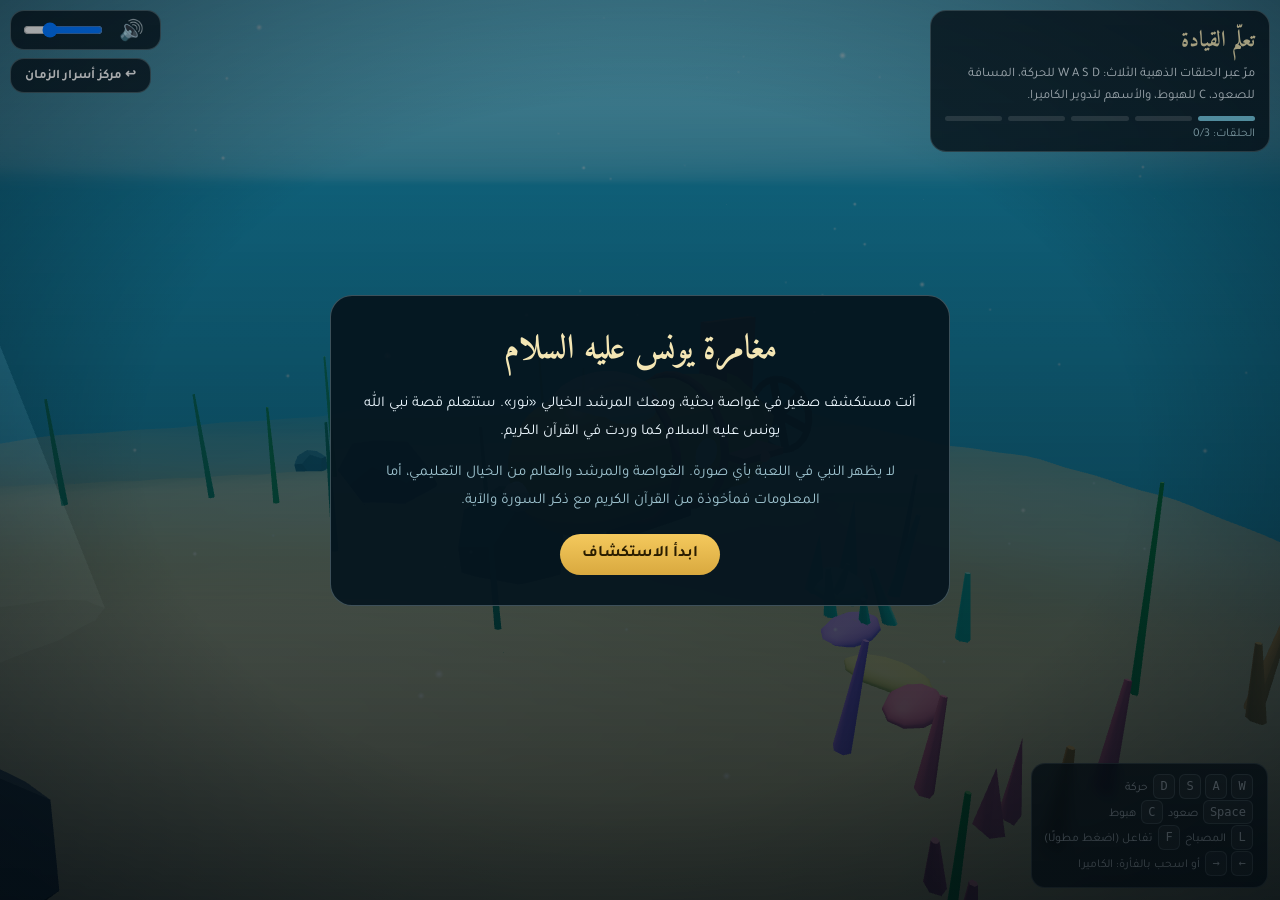
<file: .backup/prophets-journey-20261119-121526/prophets-journey/yunus.html>
<!DOCTYPE html>
<html lang="ar" dir="rtl">
<head>
<meta charset="UTF-8">
<meta name="viewport" content="width=device-width,initial-scale=1,maximum-scale=1,user-scalable=no">
<title>رحلة الأنبياء — مغامرة يونس عليه السلام</title>
<link href="https://fonts.googleapis.com/css2?family=Amiri:wght@400;700&family=Tajawal:wght@400;700;800&display=swap" rel="stylesheet">
<style>
:root{--gold:#f4e6b4;--txt:#edf8ff;--line:rgba(200,229,238,.28);--pn:rgba(4,15,22,.78)}
*{box-sizing:border-box}
html,body{margin:0;height:100%;overflow:hidden;background:#041b2c;color:var(--txt);font-family:Tajawal,Tahoma,sans-serif}
#root{position:fixed;inset:0;touch-action:none;user-select:none;-webkit-user-select:none}
canvas{display:block;width:100%;height:100%}
.hud{position:absolute;top:10px;right:10px;width:min(340px,calc(100vw - 20px));padding:10px 14px;border:1px solid var(--line);border-radius:16px;background:var(--pn);pointer-events:none}
.hud h1{margin:0 0 4px;font:700 22px Amiri,serif;color:var(--gold)}
.hud p{margin:0;font-size:13px;line-height:1.7}
.pips{display:flex;gap:6px;margin-top:8px}.pips i{flex:1;height:5px;border-radius:3px;background:rgba(255,255,255,.18)}.pips i.on{background:#f4c95d}.pips i.cur{background:#7fd7ef}
#cnt{margin-top:6px;font-size:12px;color:#bfe7f2}
.bar{position:absolute;bottom:22%;left:50%;width:min(260px,60vw);height:10px;transform:translateX(-50%);border-radius:6px;background:rgba(0,0,0,.5);border:1px solid var(--line);display:none}
.bar b{display:block;height:100%;width:0;border-radius:6px;background:#f4c95d}
#toast{position:absolute;top:14%;left:50%;transform:translateX(-50%);max-width:min(520px,92vw);padding:10px 16px;border-radius:14px;background:var(--pn);border:1px solid var(--line);font-size:14px;line-height:1.8;text-align:center;opacity:0;transition:opacity .35s;pointer-events:none}
#toast.on{opacity:1}
.cine{position:absolute;left:0;right:0;height:0;background:#000;transition:height .8s;pointer-events:none}
#cT{top:0}#cB{bottom:0}.cinema .cine{height:13%}.cinema .hud,.cinema .help,.cinema .nav,.cinema .audio,.cinema .back{opacity:0;transition:opacity .5s}
#sub{position:absolute;bottom:15%;left:50%;transform:translateX(-50%);width:min(640px,92vw);text-align:center;font-size:15px;line-height:1.9;opacity:0;transition:opacity .4s;text-shadow:0 2px 6px #000;pointer-events:none}
#sub.on{opacity:1}
.back{position:absolute;top:58px;left:10px;padding:7px 14px;border-radius:14px;background:var(--pn);border:1px solid var(--line);color:#fff;text-decoration:none;font-size:13px;font-weight:700}
.audio{position:absolute;top:10px;left:10px;display:flex;gap:8px;align-items:center;padding:6px 10px;border-radius:14px;background:var(--pn);border:1px solid var(--line)}
.audio button{background:none;border:0;color:#fff;font-size:20px;cursor:pointer}.audio input{width:80px}
.help{position:absolute;bottom:12px;right:12px;padding:10px 12px;border-radius:14px;background:var(--pn);border:1px solid var(--line);font-size:12px;line-height:1.9;pointer-events:none}
kbd{display:inline-block;min-width:22px;padding:0 6px;margin:0 2px;border:1px solid var(--line);border-radius:6px;text-align:center;background:rgba(255,255,255,.08)}
.touch{display:none}.istouch .touch{display:block}.istouch .help{display:none}
#joy{position:absolute;left:18px;bottom:22px;width:130px;height:130px;border-radius:50%;background:rgba(255,255,255,.1);border:2px solid var(--line);touch-action:none}
#knob{position:absolute;left:35px;top:35px;width:60px;height:60px;border-radius:50%;background:rgba(244,201,93,.55);pointer-events:none}
.tb{position:absolute;width:62px;height:62px;border-radius:50%;border:2px solid var(--line);background:rgba(4,15,22,.6);color:#fff;font-size:24px;touch-action:none}
.tb.act{background:rgba(244,201,93,.55)}
#bUp{right:18px;bottom:150px}#bDn{right:18px;bottom:82px}#bLamp{right:90px;bottom:116px}#bAct{right:90px;bottom:34px;width:72px;height:72px}
.ov{position:absolute;inset:0;display:flex;align-items:center;justify-content:center;padding:16px;background:rgba(2,10,16,.72);z-index:30}
.ov.hidden{display:none}
.card{width:min(620px,100%);max-height:92vh;overflow:auto;padding:24px 22px;border:1px solid var(--line);border-radius:22px;background:rgba(6,22,31,.95);text-align:center}
.card h2{margin:0 0 10px;font:700 clamp(24px,5vw,34px) Amiri,serif;color:var(--gold)}
.card p{margin:0 0 12px;line-height:1.9;font-size:15px}
.dua{font:700 clamp(26px,6vw,38px) Amiri,serif;line-height:2;color:#fff;margin:14px 0 4px}
.ref{font-size:13px;color:#bfe7f2;margin-bottom:12px}
.card button{margin:6px;padding:11px 22px;border-radius:999px;border:0;font:700 16px Tajawal,sans-serif;cursor:pointer;background:linear-gradient(#f4c95d,#d9a93f);color:#2a1d00}
.card button.alt{background:rgba(255,255,255,.14);color:#fff}
.note{font-size:11px;color:#9fc4d0}
.vig{position:absolute;inset:0;pointer-events:none;background:radial-gradient(ellipse at center,transparent 55%,rgba(0,12,24,.5))}
.nav{position:absolute;top:12px;left:50%;transform:translateX(-50%);display:none;align-items:center;gap:10px;padding:6px 16px;border-radius:999px;background:var(--pn);border:1px solid var(--line);pointer-events:none;font-weight:700;font-size:14px}
#na{display:inline-block;font-size:20px;color:#f4c95d;transition:transform .1s}
.hud,.audio,.help,.back,.nav,#toast{backdrop-filter:blur(6px);-webkit-backdrop-filter:blur(6px)}
#intro{background:linear-gradient(rgba(2,10,16,.3),rgba(2,10,16,.8))}
#story{position:absolute;left:50%;bottom:24%;transform:translateX(-50%) translateY(16px);width:min(780px,92vw);padding:18px 26px 14px;text-align:center;border-radius:20px;background:linear-gradient(180deg,rgba(6,22,31,.35),rgba(6,22,31,.82));border:1px solid rgba(244,230,180,.25);backdrop-filter:blur(6px);-webkit-backdrop-filter:blur(6px);opacity:0;transition:opacity 1s ease,transform 1s ease;pointer-events:none;z-index:5}
#story.on{opacity:1;transform:translateX(-50%) translateY(0)}
#sx{font:700 clamp(18px,3.4vw,27px)/1.9 Amiri,serif;color:#fff}
#sr{margin-top:6px;font:700 clamp(12px,2vw,15px) Tajawal,sans-serif;color:#f4e6b4}
#story.dua{bottom:50%;transform:translateX(-50%) translateY(50%) scale(.96);padding:30px 34px}
#story.dua.on{transform:translateX(-50%) translateY(50%) scale(1)}
#story.dua #sx{font-size:clamp(26px,5.5vw,44px);color:#f4e6b4;line-height:2.1}
#sub{bottom:9%}
.cinema #story{opacity:0}
</style>
</head>
<body>
<div id="root">
  <canvas id="c"></canvas><div class="vig"></div>
  <div class="cine" id="cT"></div><div class="cine" id="cB"></div>
  <div class="hud"><h1 id="mt"></h1><p id="mx"></p><div class="pips" id="pips"></div><div id="cnt"></div></div>
  <a class="back" href="../prophets-journey.html">↩ مركز أسرار الزمان</a>
  <div class="audio"><button id="mute" aria-label="كتم">🔊</button><input id="vol" type="range" min="0" max="100" value="40" aria-label="مستوى الصوت"></div>
  <div class="help"><div><kbd>W</kbd><kbd>A</kbd><kbd>S</kbd><kbd>D</kbd> حركة</div><div><kbd>Space</kbd> صعود <kbd>C</kbd> هبوط</div><div><kbd>L</kbd> المصباح <kbd>F</kbd> تفاعل (اضغط مطولًا)</div><div><kbd>←</kbd><kbd>→</kbd> أو اسحب بالفأرة: الكاميرا</div></div>
  <div class="nav" id="nav"><span id="na">▲</span><span id="nd"></span></div>
  <div class="bar" id="bar"><b id="barf"></b></div>
  <div id="toast"></div><div id="story"><div id="sx"></div><div id="sr"></div></div><div id="sub"></div>
  <div class="touch"><div id="joy"><div id="knob"></div></div>
    <button class="tb" id="bUp" aria-label="صعود">⬆</button><button class="tb" id="bDn" aria-label="هبوط">⬇</button>
    <button class="tb" id="bLamp" aria-label="المصباح">💡</button><button class="tb" id="bAct" aria-label="تفاعل">✋</button></div>
  <div class="ov" id="intro"><div class="card">
    <h2>مغامرة يونس عليه السلام</h2>
    <p>أنت مستكشف صغير في غواصة بحثية، ومعك المرشد الخيالي «نور». ستتعلم قصة نبي الله يونس عليه السلام كما وردت في القرآن الكريم.</p>
    <p class="note">لا يظهر النبي في اللعبة بأي صورة. الغواصة والمرشد والعالم من الخيال التعليمي، أما المعلومات فمأخوذة من القرآن الكريم مع ذكر السورة والآية.</p>
    <button id="go">ابدأ الاستكشاف</button><button class="alt" id="fresh" style="display:none">ابدأ من جديد</button>
  </div></div>
  <div class="ov hidden" id="card"><div class="card">
    <h2 id="ct"></h2><p id="cb"></p><div class="dua" id="cd"></div><div class="ref" id="cr"></div><button class="alt" id="cs" style="display:none">🔊 استمع إلى التلاوة</button><button id="cok">متابعة</button>
  </div></div>
  <div class="ov hidden" id="nogl"><div class="card"><h2>تعذّر تشغيل العرض ثلاثي الأبعاد</h2><p>هذا المتصفح أو الجهاز لا يدعم WebGL. جرّب متصفحًا آخر.</p></div></div>
</div>
<script src="shared/save.js"></script>
<script src="shared/audio.js"></script>
<script src="vendor/three.min.js"></script>
<script>
(function(){
'use strict';
const $=id=>document.getElementById(id),clamp=(v,a,b)=>Math.max(a,Math.min(b,v)),ss=t=>{t=clamp(t,0,1);return t*t*(3-2*t)};
if(typeof THREE==='undefined'){$('nogl').classList.remove('hidden');return}
const isTouch=matchMedia('(pointer:coarse)').matches||'ontouchstart' in window;
if(isTouch)document.getElementById('root').classList.add('istouch');

/* ---- حفظ التقدم ---- */
const KEY='pj.save.v1';
let save=PJ.load();
function store(){PJ.store(save)}

/* ---- المشهد ---- */
let R;try{R=new THREE.WebGLRenderer({canvas:$('c'),antialias:true})}catch(e){$('nogl').classList.remove('hidden');return}
R.setPixelRatio(Math.min(devicePixelRatio,isTouch?1.5:2));R.setSize(innerWidth,innerHeight);
R.toneMapping=THREE.ACESFilmicToneMapping;R.toneMappingExposure=1.15;
const S=new THREE.Scene(),FOG_A=new THREE.Color(0x1a9bc0),FOG_B=new THREE.Color(0x020a14);
S.background=FOG_A.clone();S.fog=new THREE.Fog(FOG_A.clone(),4,110);
const cam=new THREE.PerspectiveCamera(60,innerWidth/innerHeight,.1,300);
const hemi=new THREE.HemisphereLight(0xc4f0ff,0x1d5568,1.5);S.add(hemi);
const sun=new THREE.DirectionalLight(0xfff4d6,1.5);sun.position.set(20,60,10);S.add(sun);
let seed=7;const rnd=()=>{seed|=0;seed=seed+0x6D2B79F5|0;let t=Math.imul(seed^seed>>>15,1|seed);t=t+Math.imul(t^t>>>7,61|t)^t;return((t^t>>>14)>>>0)/4294967296};
function H(x,z){let y=-9+Math.sin(x*.07)*1.6+Math.cos(z*.05+x*.03)*1.8+Math.sin(x*.19+z*.13)*.5;return y-ss((-z-170)/30)*20}
const SURF=11.5;let introOn=true;
function dotTex(){const c=document.createElement('canvas');c.width=c.height=32;const x=c.getContext('2d'),g=x.createRadialGradient(16,16,0,16,16,16);g.addColorStop(0,'rgba(255,255,255,1)');g.addColorStop(.5,'rgba(255,255,255,.45)');g.addColorStop(1,'rgba(255,255,255,0)');x.fillStyle=g;x.fillRect(0,0,32,32);return new THREE.CanvasTexture(c)}
function gradTex(){const c=document.createElement('canvas');c.width=4;c.height=64;const x=c.getContext('2d'),g=x.createLinearGradient(0,0,0,64);g.addColorStop(0,'#fff');g.addColorStop(1,'#000');x.fillStyle=g;x.fillRect(0,0,4,64);return new THREE.CanvasTexture(c)}
const DOT=dotTex(),GRAD=gradTex();

/* التضاريس: رمل دافئ في الخليج يتحول إلى أزرق عميق في الخندق، وصخور على المنحدرات */
const colSand=new THREE.Color(0xe8cd96),colSand2=new THREE.Color(0xc4a26a),colDeep=new THREE.Color(0x1b6a7c),colRock=new THREE.Color(0x4f6b78),tmp=new THREE.Color();
(function terrain(){
  const g=new THREE.PlaneGeometry(150,340,150,340);g.rotateX(-Math.PI/2);g.translate(0,0,-120);
  const p=g.attributes.position;
  for(let i=0;i<p.count;i++){const x=p.getX(i),z=p.getZ(i);p.setY(i,H(x,z)+Math.sin(x*.55+z*.4)*.1+Math.sin(x*1.3-z*.9)*.05)}
  g.computeVertexNormals();
  const n=g.attributes.normal,col=new Float32Array(p.count*3);
  for(let i=0;i<p.count;i++){const y=p.getY(i),x=p.getX(i),z=p.getZ(i),t=clamp((y+28)/22,0,1),sl=clamp((1-n.getY(i)-.1)*3.4,0,1),v=(Math.sin(x*.21+z*.17)+Math.sin(x*.07-z*.11))*.25+.5;
    tmp.copy(colDeep).lerp(colSand2,t).lerp(colSand,t*v*.75+.12*ss(t-.6)).lerp(colRock,sl);col.set([tmp.r,tmp.g,tmp.b],i*3)}
  g.setAttribute('color',new THREE.BufferAttribute(col,3));
  S.add(new THREE.Mesh(g,new THREE.MeshStandardMaterial({vertexColors:true,roughness:.95})));
})();
/* سطح الماء بموج هادئ */
const wg=new THREE.PlaneGeometry(500,700,50,70),water=new THREE.Mesh(wg,new THREE.MeshBasicMaterial({color:0xa6eaf7,transparent:true,opacity:.4,side:THREE.DoubleSide,depthWrite:false}));
water.rotation.x=-Math.PI/2;water.position.set(0,12,-120);S.add(water);

/* صخور */
const rockMs=[0x40606f,0x4a6a60,0x58606e].map(c=>new THREE.MeshStandardMaterial({color:c,roughness:.95,flatShading:true}));
function rock(x,z,s,y){const m=new THREE.Mesh(new THREE.DodecahedronGeometry(1,0),rockMs[(rnd()*3)|0]);m.scale.set(s,s*(.7+rnd()*.6),s);m.position.set(x,(y===undefined?H(x,z):y)+s*.3,z);m.rotation.set(rnd()*3,rnd()*3,rnd()*3);S.add(m);return m}
for(let i=0;i<40;i++){const x=(rnd()-.5)*110,z=40-rnd()*200;if(Math.abs(x)>6||z>-10)rock(x,z,1+rnd()*2.5)}
for(let i=0;i<45;i++){const side=rnd()<.5?-1:1,z=-175-rnd()*105;rock(side*(22+rnd()*34),z,3+rnd()*5)}
/* الكهف: نفق صخري بنوازل وبلورات متوهجة */
for(let z=-138;z>-168;z-=3){for(let a=-.2;a<Math.PI+.2;a+=.38){rock(Math.cos(a)*9,z+rnd()*2,2.4+rnd()*1.2,-4+Math.sin(a)*9-2)}}
const cryM=[0x6ee7ff,0xff7ad9].map(c=>new THREE.MeshStandardMaterial({color:c,emissive:c,emissiveIntensity:1.5,roughness:.3}));
for(let i=0;i<18;i++){const a=.1+rnd()*2.9,z=-140-rnd()*26,m=new THREE.Mesh(new THREE.OctahedronGeometry(.5+rnd()*.5),cryM[i%2]);m.scale.y=1.8+rnd();m.rotation.z=(rnd()-.5)*.8;m.position.set(Math.cos(a)*7.4,-4+Math.sin(a)*7.4,z);S.add(m)}
for(let i=0;i<14;i++){const a=1.1+rnd()*1,z=-140-rnd()*26,m=new THREE.Mesh(new THREE.ConeGeometry(.5+rnd()*.4,2.5+rnd()*2,7),rockMs[0]);m.rotation.x=Math.PI;m.position.set(Math.cos(a)*7,-5+Math.sin(a)*7,z);S.add(m)}

/* مرجان (نسخ مكررة بألوان مختلفة) */
const coralCols=[0xff6f91,0xff9f4a,0xc77dff,0x4fe3c1,0xffd166,0xf25f5c].map(c=>new THREE.Color(c));
function inst(geo,n){const m=new THREE.InstancedMesh(geo,new THREE.MeshStandardMaterial({roughness:.55}),n);m.userData.i=0;m.userData.n=n;S.add(m);return m}
const stems=inst(new THREE.CylinderGeometry(.1,.3,2.4,6).translate(0,1.2,0),500),doms=inst(new THREE.SphereGeometry(1,10,6,0,6.283,0,1.57),220),fans=inst(new THREE.ConeGeometry(.5,2,5).translate(0,1,0),260),dummy=new THREE.Object3D();
function put(m,x,y,z,sx,sy,sz,rx,ry,rz,c){if(m.userData.i>=m.userData.n)return;dummy.position.set(x,y,z);dummy.scale.set(sx,sy,sz);dummy.rotation.set(rx,ry,rz);dummy.updateMatrix();const i=m.userData.i++;m.setMatrixAt(i,dummy.matrix);m.setColorAt(i,c)}
function patch(cx,cz,n){const base=coralCols[(rnd()*6)|0];for(let k=0;k<n;k++){const x=cx+(rnd()-.5)*8,z=cz+(rnd()-.5)*8,y=H(x,z),c=rnd()<.7?base:coralCols[(rnd()*6)|0],r=rnd();
  if(r<.55)put(stems,x,y-.1,z,1,.6+rnd()*1.1,1,(rnd()-.5)*.5,rnd()*6,(rnd()-.5)*.5,c);else if(r<.8)put(doms,x,y+.1,z,.8+rnd()*.9,.5+rnd()*.4,.8+rnd()*.9,0,rnd()*6,0,c);else put(fans,x,y,z,.6+rnd()*.6,.7+rnd()*1.2,.6+rnd()*.6,0,rnd()*6,0,c)}}
for(let i=0;i<22;i++)patch((rnd()-.5)*80,28-rnd()*86,10);
for(let i=0;i<40;i++){const x=(rnd()-.5)*68,z=-62-rnd()*76;if(z<-134&&Math.abs(x)<14)continue;patch(x,z,12)}
[stems,doms,fans].forEach(m=>{m.count=m.userData.i;m.instanceMatrix.needsUpdate=true;if(m.instanceColor)m.instanceColor.needsUpdate=true});
/* أعشاب بحرية تتمايل */
const kelpM=[0x2f9a62,0x4aa84a,0x1f8a7a].map(c=>new THREE.MeshStandardMaterial({color:c,emissive:0x0a3a22,roughness:.8}));
const kelp=[];for(let i=0;i<70;i++){const x=(rnd()-.5)*100,z=30-rnd()*110;const m=new THREE.Mesh(new THREE.CylinderGeometry(.06,.16,5+rnd()*5,6),kelpM[i%3]);m.geometry.translate(0,3,0);m.position.set(x,H(x,z),z);m.userData.p=rnd()*6;S.add(m);kelp.push(m)}
/* أسماك */
const fish=[];const fishM=[0xffd166,0x7fd7ef,0xff8fa3].map(c=>new THREE.MeshStandardMaterial({color:c,roughness:.6}));
for(let i=0;i<40;i++){const f=new THREE.Group();const b=new THREE.Mesh(new THREE.SphereGeometry(.4,10,8),fishM[i%3]);b.scale.set(1.6,.8,.7);const t=new THREE.Mesh(new THREE.ConeGeometry(.3,.6,8),fishM[i%3]);t.rotation.z=Math.PI/2;t.position.x=-.8;f.add(b,t);
  f.userData={cx:(rnd()-.5)*50,cz:-30-rnd()*100,r:5+rnd()*12,s:.25+rnd()*.35,ph:rnd()*6,y:-2+rnd()*9};S.add(f);fish.push(f)}
/* أشعة الضوء من السطح */
const shafts=[];for(let i=0;i<10;i++){const m=new THREE.Mesh(new THREE.CylinderGeometry(1,4.2,26,12,1,true),new THREE.MeshBasicMaterial({color:0xcff4ff,alphaMap:GRAD,transparent:true,opacity:.12,blending:THREE.AdditiveBlending,depthWrite:false,side:THREE.DoubleSide}));
  m.position.set((rnd()-.5)*70,-1,15-rnd()*125);m.rotation.z=(rnd()-.5)*.1;S.add(m);shafts.push(m)}
/* كائنات مضيئة في الخندق */
const jelly=[];for(let i=0;i<7;i++){const g=new THREE.Group(),m=new THREE.MeshBasicMaterial({color:i%2?0xff8fe0:0x8fe8ff,transparent:true,opacity:.5,blending:THREE.AdditiveBlending,depthWrite:false});
  g.add(new THREE.Mesh(new THREE.SphereGeometry(1,16,8,0,6.283,0,1.6),m));for(let k=0;k<6;k++){const t=new THREE.Mesh(new THREE.CylinderGeometry(.03,.02,2.6,4),m);t.position.set(Math.cos(k)*.6,-1.3,Math.sin(k)*.6);g.add(t)}
  g.scale.setScalar(1.3+rnd()*1.2);const x=(rnd()-.5)*40,z=-185-rnd()*85;g.userData={y:H(x,z)+8+rnd()*10,p:rnd()*6};g.position.set(x,g.userData.y,z);S.add(g);jelly.push(g)}
const PL=260,plG=new THREE.BufferGeometry(),plP=new Float32Array(PL*3);for(let i=0;i<PL;i++){const x=(rnd()-.5)*60,z=-178-rnd()*100;plP.set([x,H(x,z)+1+rnd()*22,z],i*3)}
plG.setAttribute('position',new THREE.BufferAttribute(plP,3));const plank=new THREE.Points(plG,new THREE.PointsMaterial({map:DOT,color:0x7ff0ff,size:.9,transparent:true,opacity:.85,depthWrite:false,blending:THREE.AdditiveBlending}));S.add(plank);
/* ثلج بحري وفقاعات الغواصة */
const SN=420,snG=new THREE.BufferGeometry(),snP=new Float32Array(SN*3);for(let i=0;i<SN*3;i++)snP[i]=(rnd()-.5)*60;
snG.setAttribute('position',new THREE.BufferAttribute(snP,3));const snow=new THREE.Points(snG,new THREE.PointsMaterial({map:DOT,color:0xd8f6ff,size:.22,transparent:true,opacity:.8,depthWrite:false}));S.add(snow);
const BN=36,bubL=new Float32Array(BN),bubG=new THREE.BufferGeometry(),bubP=new Float32Array(BN*3).fill(-999);bubG.setAttribute('position',new THREE.BufferAttribute(bubP,3));
const bub=new THREE.Points(bubG,new THREE.PointsMaterial({map:DOT,color:0xffffff,size:.45,transparent:true,opacity:.7,depthWrite:false}));bub.frustumCulled=false;S.add(bub);
const guide=new THREE.Mesh(new THREE.CylinderGeometry(.35,.35,30,8,1,true),new THREE.MeshBasicMaterial({color:0xffe08a,transparent:true,opacity:.18,blending:THREE.AdditiveBlending,depthWrite:false,side:THREE.DoubleSide}));guide.visible=false;S.add(guide);

/* ---- الغواصة (وسيلة تنقل خيالية) ---- */
const sub=new THREE.Group();
(function(){
  const hull=new THREE.MeshStandardMaterial({color:0xffc83d,roughness:.35,metalness:.1,emissive:0x4a2f00,emissiveIntensity:.45});
  const red=new THREE.MeshStandardMaterial({color:0xe2574c,roughness:.45,emissive:0x400a08,emissiveIntensity:.4});
  const dark=new THREE.MeshStandardMaterial({color:0x2d3b45,roughness:.5,metalness:.4});
  const glass=new THREE.MeshStandardMaterial({color:0xa8f0ff,emissive:0x2aa6c8,emissiveIntensity:.6,transparent:true,opacity:.78,roughness:.1});
  const glow=c=>new THREE.MeshBasicMaterial({color:c});
  const body=new THREE.Mesh(new THREE.CapsuleGeometry(1.35,3,8,20),hull);body.rotation.x=Math.PI/2;sub.add(body);
  const tail=new THREE.Mesh(new THREE.ConeGeometry(1.3,1.8,20),hull);tail.rotation.x=Math.PI/2;tail.position.z=3.3;sub.add(tail);
  const dome=new THREE.Mesh(new THREE.SphereGeometry(1,18,12),glass);dome.position.set(0,.8,-.9);dome.scale.set(1,.9,1.3);sub.add(dome);
  [-.3,1].forEach(z=>{const b=new THREE.Mesh(new THREE.TorusGeometry(1.38,.09,8,28),red);b.position.z=z;sub.add(b)});
  const fin=new THREE.Mesh(new THREE.BoxGeometry(.2,1.6,1.5),red);fin.position.set(0,1.6,2.5);sub.add(fin);
  const wing=new THREE.Mesh(new THREE.BoxGeometry(3.6,.14,1.2),red);wing.position.set(0,-.05,1.7);sub.add(wing);
  [[-1.8,0xff4d4d],[1.8,0x4dff88]].forEach(a=>{const l=new THREE.Mesh(new THREE.SphereGeometry(.12,8,6),glow(a[1]));l.position.set(a[0],-.05,1.7);sub.add(l)});
  const keel=new THREE.Mesh(new THREE.BoxGeometry(.2,.5,2.2),dark);keel.position.set(0,-1.5,.3);sub.add(keel);
  [1,-1].forEach(s=>{const p=new THREE.Mesh(new THREE.CircleGeometry(.3,16),glass);p.position.set(s*1.36,.15,.5);p.rotation.y=s*Math.PI/2;sub.add(p)});
  const shroud=new THREE.Mesh(new THREE.TorusGeometry(.85,.08,8,24),dark);shroud.position.z=4.4;sub.add(shroud);
  const prop=new THREE.Group();for(let k=0;k<3;k++){const bl=new THREE.Mesh(new THREE.BoxGeometry(1.55,.2,.05),dark);bl.rotation.z=k*Math.PI/3;prop.add(bl)}prop.position.z=4.4;sub.add(prop);sub.userData.prop=prop;
  const lamp=new THREE.Mesh(new THREE.SphereGeometry(.28,10,8),new THREE.MeshStandardMaterial({color:0xffffff,emissive:0xfff0c0,emissiveIntensity:0}));lamp.position.set(0,-.3,-2.9);sub.add(lamp);sub.userData.lamp=lamp;
  const spot=new THREE.SpotLight(0xfff0c0,0,90,.55,.6,1.1);spot.position.set(0,-.3,-2.7);const tg=new THREE.Object3D();tg.position.set(0,-1,-25);sub.add(spot,tg);spot.target=tg;sub.userData.spot=spot;
  const beam=new THREE.Mesh(new THREE.ConeGeometry(4,18,16,1,true),new THREE.MeshBasicMaterial({color:0xfff0c0,transparent:true,opacity:.1,blending:THREE.AdditiveBlending,depthWrite:false,side:THREE.DoubleSide}));
  beam.rotation.x=Math.PI/2;beam.position.set(0,-.4,-11.9);beam.visible=false;sub.add(beam);sub.userData.beam=beam;
})();
S.add(sub);


/* ---- عناصر المهام ---- */
const ringPos=[[0,5,-18],[9,6,-38],[-7,7,-58]].map(a=>new THREE.Vector3(...a));
const rings=ringPos.map(p=>{const m=new THREE.Mesh(new THREE.TorusGeometry(3.2,.34,16,48),new THREE.MeshStandardMaterial({color:0xf4c95d,emissive:0xf4c95d,emissiveIntensity:.8}));m.add(new THREE.Mesh(new THREE.TorusGeometry(3.2,.8,10,48),new THREE.MeshBasicMaterial({color:0xffe08a,transparent:true,opacity:.16,blending:THREE.AdditiveBlending,depthWrite:false})));m.position.copy(p);S.add(m);return m});
const pearlPos=[[-10,-82],[12,-96],[-6,-110],[14,-122],[0,-132]].map(a=>new THREE.Vector3(a[0],H(a[0],a[1])+2.8,a[1]));
const pearlM=new THREE.MeshStandardMaterial({color:0xfff6e0,emissive:0xffe9b0,emissiveIntensity:1,roughness:.2});
const pearls=pearlPos.map(p=>{const g=new THREE.Group(),m=new THREE.Mesh(new THREE.SphereGeometry(.7,16,12),pearlM);const h=new THREE.Mesh(new THREE.SphereGeometry(1.4,12,10),new THREE.MeshBasicMaterial({color:0xffe9b0,transparent:true,opacity:.25,depthWrite:false}));g.add(m,h);g.position.copy(p);g.visible=false;S.add(g);return g});
const BP=new THREE.Vector3(0,H(0,-232)+2,-232);
const beacon=new THREE.Group();{const t=new THREE.Mesh(new THREE.CylinderGeometry(.9,1.4,4,12),new THREE.MeshStandardMaterial({color:0x5a7a8c,roughness:.7}));const cr=new THREE.Mesh(new THREE.OctahedronGeometry(1.2),new THREE.MeshStandardMaterial({color:0x7ad0ff,emissive:0x2a8fc8,emissiveIntensity:.5}));cr.position.y=3.2;beacon.add(t,cr);beacon.userData.crystal=cr;
  const pl=new THREE.PointLight(0x9fe8ff,0,70,1.2);pl.position.y=3.2;beacon.add(pl);beacon.userData.light=pl;beacon.position.copy(BP);beacon.position.y-=1;S.add(beacon)}
const whale=new THREE.Group();{const m=new THREE.MeshStandardMaterial({color:0x4a6f86,emissive:0x0e2d40,emissiveIntensity:.9,roughness:.8,fog:false});
  const b=new THREE.Mesh(new THREE.SphereGeometry(1,24,16),m);b.scale.set(9,3.2,3.4);const tl=new THREE.Mesh(new THREE.ConeGeometry(1.6,5,12),m);tl.rotation.z=-Math.PI/2;tl.position.x=10.5;
  const fl=new THREE.Mesh(new THREE.BoxGeometry(1.6,.3,6),m);fl.position.x=12.6;whale.add(b,tl,fl);whale.visible=false;S.add(whale)}
new THREE.TextureLoader().load('assets/whale.png',t=>{t.colorSpace=THREE.SRGBColorSpace;whale.children.forEach(c=>c.visible=false);const ws=new THREE.Sprite(new THREE.SpriteMaterial({map:t,fog:false}));ws.scale.set(34,14,1);whale.add(ws)},undefined,()=>{});

/* ---- الحالة ---- */
const STEPS=[
 {t:'تعلّم القيادة',m:()=>isTouch?'مرّ عبر الحلقات الذهبية الثلاث. حرّك العصا، واسحب الشاشة للنظر حولك، واستعمل ⬆ و ⬇ للارتفاع والانخفاض.':'مرّ عبر الحلقات الذهبية الثلاث: W A S D للحركة، المسافة للصعود، C للهبوط، والأسهم لتدوير الكاميرا.',spawn:[0,4,0]},
 {t:'شعاب المرجان',m:()=>'اجمع اللآلئ الخمس بالترتيب. كل لؤلؤة تكشف معلومة من القصة القرآنية.',spawn:[0,4,-66]},
 {t:'الكهف المظلم',m:()=>isTouch?'ادخل الكهف وشغّل مصباح الغواصة بزر 💡 لترى الطريق.':'ادخل الكهف وشغّل مصباح الغواصة بمفتاح L لترى الطريق.',spawn:[0,-2,-130]},
 {t:'الأعماق',m:()=>isTouch?'تقدّم نحو المنارة وأبقِ إصبعك على زر ✋ حتى تضيء.':'تقدّم نحو المنارة واضغط مطولًا على F حتى تضيء.',spawn:[0,-4,-182]},
 {t:'العودة إلى السطح',m:()=>'اصعد بالغواصة إلى سطح البحر.',spawn:[0,-8,-226]}
];
const FACTS=[
 ['أُرسل يونس عليه السلام إلى قومٍ كثيرين.','الصافات: 139، 147'],
 ['غادر قومه غاضبًا.','الأنبياء: 87'],
 ['التقمه الحوت.','الصافات: 142'],
 ['نادى ربّه في الظلمات بدعاءٍ عظيم.','الأنبياء: 87'],
 ['استجاب الله له ونجّاه، وكان يونس من المسبّحين.','الأنبياء: 88 — الصافات: 143–144']
];
let step=0,paused=true,cine=null,cineDone=false,lamp=false,lit=false,hold=0,pr=0,ringHit=[false,false,false],caveT=0,tTimer=0,sTimer=0;
const pips=$('pips');for(let i=0;i<5;i++)pips.appendChild(document.createElement('i'));

function toast(t,ms){const e=$('toast');e.textContent=t;e.classList.add('on');clearTimeout(tTimer);tTimer=setTimeout(()=>e.classList.remove('on'),ms||6000)}
function subtitle(t,ms){const e=$('sub');e.textContent=t;e.classList.add('on');clearTimeout(sTimer);sTimer=setTimeout(()=>e.classList.remove('on'),ms||6000)}
function hud(){const s=STEPS[step];if(!s)return;$('mt').textContent=s.t;$('mx').textContent=s.m();[...pips.children].forEach((p,i)=>p.className=i<step?'on':i===step?'cur':'');
  $('cnt').textContent=step===0?`الحلقات: ${ringHit.filter(Boolean).length}/3`:step===1?`اللآلئ: ${pr}/5`:''}
function setStep(n,spawn){step=n;ringHit=[false,false,false];rings.forEach((r,i)=>r.visible=n===0);
  pearls.forEach((p,i)=>p.visible=n===1&&i===pr);beacon.userData.light.intensity=lit?60:0;
  if(n!==1)pr=n>1?5:0;if(n===1)pearls.forEach((p,i)=>p.visible=i===pr);
  save.yunus.step=n;save.yunus.pearls=pr;store();if(spawn){const s=STEPS[n].spawn;sub.position.set(...s);yaw=0;vel.set(0,0,0)}hud()}
let storyT=0,subT=[];const avail={},PART1='قصةُ نبيِّ اللهِ يونسَ عليهِ السلام، كما وردَتْ في القرآنِ الكريم. أرسلَ اللهُ يونسَ عليهِ السلامُ إلى قومٍ كثيرين، عددُهم مئةُ ألفٍ أو يزيدون. ثمَّ غادرَ قومَهُ غاضبًا. وجاءَ بعدَ ذلكَ أنَّ الحوتَ التقمَهُ. وفي ظلماتِ البحرِ والليلِ والحوت، نادى يونسُ ربَّهُ بدعاءٍ عظيم. فلنستمعْ إلى هذا الدعاءِ كما وردَ في سورةِ الأنبياء، الآيةِ سبعٍ وثمانين.',PART2='فاستجابَ اللهُ لهُ ونجّاهُ منَ الغمّ، وكانَ يونسُ عليهِ السلامُ منَ المسبّحين. ثمَّ نبذَهُ اللهُ بالعراءِ وهو مريض، وأنبتَ عليهِ شجرةً من يقطين. وأرسلَهُ اللهُ إلى مئةِ ألفٍ أو يزيدون، فآمنوا، ومتّعَهُمُ اللهُ إلى حين. ومما نتعلّمُهُ منَ القصة: أن نلجأَ إلى اللهِ بالدعاءِ والتسبيحِ في الشدّة، وألّا ننسى شكرَ نعمةِ النجاة.';
function story(text,ref,ms,cls){const e=$('story');$('sx').textContent=text;$('sr').textContent=ref||'';e.className='on'+(cls?' '+cls:'');clearTimeout(storyT);storyT=setTimeout(()=>e.classList.remove('on'),ms||Math.max(6500,text.length*85))}
function subs(text,dur){subT.forEach(clearTimeout);subT=[];const ps=text.match(/[^.]+\.?/g)||[text],tot=ps.join('').length;let t=0;ps.forEach(p=>{const d=dur*p.length/tot;subT.push(setTimeout(()=>{$('sub').textContent=p.trim();$('sub').classList.add('on')},t*1000));t+=d});subT.push(setTimeout(()=>$('sub').classList.remove('on'),dur*1000+600))}
['instructions','story-yunus-1','dua-yunus','story-yunus-2'].forEach(n=>PJ.audio.probe('audio/'+n+'.mp3',(ok,d)=>{if(ok)avail[n]=d}));
function narrate(n,text){if(!avail[n])return;PJ.audio.play('audio/'+n+'.mp3');if(text)subs(text,avail[n])}
let duaOK=false;PJ.audio.probe('audio/dua-yunus.mp3',ok=>{duaOK=ok});
function card(o){$('cs').style.display=(o.audio&&duaOK)?'':'none';$('cs').onclick=()=>PJ.audio.play(o.audio);$('ct').textContent=o.t;$('cb').textContent=o.b||'';$('cd').textContent=o.d||'';$('cr').textContent=o.r||'';$('cok').textContent=o.btn||'متابعة';
  $('card').classList.remove('hidden');paused=true;$('cok').onclick=()=>{PJ.audio.stop();$('card').classList.add('hidden');paused=false;o.done&&o.done()}}

/* ---- الصوت (وحدة مشتركة) ---- */
const tone=(f,d,t,v)=>PJ.audio.tone(f,d,t,v);
function audio(){PJ.audio.init('sea')}
PJ.audio.bindUI($('mute'),$('vol'));

/* ---- الإدخال ---- */
let keys={},joy={x:0,y:0},tUp=false,tDn=false,tAct=false,yaw=0,pitch=-.12;const vel=new THREE.Vector3();
function setLamp(v){lamp=v;sub.userData.spot.intensity=v?140:0;sub.userData.beam.visible=v;sub.userData.lamp.material.emissiveIntensity=v?2:0;$('bLamp').classList.toggle('act',v);tone(v?660:440,.12,'triangle')}
addEventListener('keydown',e=>{if(/^(Space|Arrow)/.test(e.code))e.preventDefault();keys[e.code]=true;if(e.code==='KeyL'&&!e.repeat&&!paused)setLamp(!lamp)});
addEventListener('keyup',e=>{keys[e.code]=false});addEventListener('blur',()=>{keys={}});
const pad=$('joy'),knob=$('knob');let jid=null;
function jset(e){const r=pad.getBoundingClientRect(),m=r.width*.4;let dx=e.clientX-(r.left+r.width/2),dy=e.clientY-(r.top+r.height/2);const l=Math.hypot(dx,dy);if(l>m){dx*=m/l;dy*=m/l}joy.x=dx/m;joy.y=dy/m;knob.style.transform=`translate(${dx}px,${dy}px)`}
pad.addEventListener('pointerdown',e=>{jid=e.pointerId;pad.setPointerCapture(jid);jset(e)});
pad.addEventListener('pointermove',e=>{if(e.pointerId===jid)jset(e)});
const jend=e=>{if(e.pointerId===jid){jid=null;joy.x=joy.y=0;knob.style.transform=''}};pad.addEventListener('pointerup',jend);pad.addEventListener('pointercancel',jend);
function hb(id,fn){const b=$(id);b.addEventListener('pointerdown',e=>{e.preventDefault();b.setPointerCapture(e.pointerId);fn(true)});const u=()=>fn(false);b.addEventListener('pointerup',u);b.addEventListener('pointercancel',u)}
hb('bUp',v=>tUp=v);hb('bDn',v=>tDn=v);hb('bAct',v=>{tAct=v;$('bAct').classList.toggle('act',v)});
$('bLamp').addEventListener('pointerdown',e=>{e.preventDefault();if(!paused)setLamp(!lamp)});
let cid=null,lx=0,ly=0;const cv=$('c');
cv.addEventListener('pointerdown',e=>{cid=e.pointerId;lx=e.clientX;ly=e.clientY;cv.setPointerCapture(cid)});
cv.addEventListener('pointermove',e=>{if(e.pointerId!==cid)return;yaw-=(e.clientX-lx)*.005;pitch=clamp(pitch-(e.clientY-ly)*.003,-.7,.5);lx=e.clientX;ly=e.clientY});
const cend=e=>{if(e.pointerId===cid)cid=null};cv.addEventListener('pointerup',cend);cv.addEventListener('pointercancel',cend);
addEventListener('resize',()=>{cam.aspect=innerWidth/innerHeight;cam.updateProjectionMatrix();R.setSize(innerWidth,innerHeight)});

/* ---- منطق اللعب ---- */
function startWhale(){cineDone=true;whale.visible=true;whale.userData={t:0,z:sub.position.z-26,y:sub.position.y+3};
  cine={t:0,dur:7};document.getElementById('root').classList.add('cinema');
  subtitle('يظهر في الأعماق حوتٌ عظيم. وقد ورد في القرآن الكريم أن الحوت التقم يونس عليه السلام (الصافات: 142).',7000);tone(120,1.2,'sine',.08)}
function nextPearl(){tone(520+pr*90,.3,'triangle');const f=FACTS[pr];pearls[pr].visible=false;pr++;save.yunus.pearls=pr;store();
  story(f[0],f[1],7000);if(pr>=5){setStep(2)}else{pearls[pr].visible=true}hud()}
function lightBeacon(){lit=true;beacon.userData.light.intensity=60;beacon.userData.crystal.material.emissiveIntensity=2.5;tone(440,.5,'triangle');tone(660,.7,'sine');$('bar').style.display='none';
  const dd=avail['dua-yunus'],T=dd?dd*1000:9000;if(dd)PJ.audio.play('audio/dua-yunus.mp3');
  story('لَا إِلَٰهَ إِلَّا أَنتَ سُبْحَانَكَ إِنِّي كُنتُ مِنَ الظَّالِمِينَ','دعاء يونس عليه السلام — سورة الأنبياء، الآية 87',T+1500,'dua');
  setTimeout(()=>story('ثم قال الله تعالى: ﴿فَاسْتَجَبْنَا لَهُ وَنَجَّيْنَاهُ مِنَ الْغَمِّ﴾','الأنبياء: 88',7500),T+3000);setStep(4)}
function finish(){save.yunus.done=true;save.yunus.step=5;store();tone(660,.5,'triangle');
  card({t:'تمت الرحلة',b:'ورد في القرآن أن الله نجّى يونس عليه السلام ونبذه بالعراء وهو سقيم وأنبت عليه شجرة من يقطين (الصافات: 145–146)، وأنه أُرسل إلى مئة ألفٍ أو يزيدون فآمنوا (الصافات: 147–148). ومما نتعلمه: أن نلجأ إلى الله بالدعاء والتسبيح في الشدة، وأن لا ننسى شكر نعمة النجاة.',r:'ختم «أسرار الزمان» لمغامرة يونس',btn:'العودة إلى المركز',done:()=>{PJ.audio.stop();location.href='../prophets-journey.html'}});narrate('story-yunus-2','')}

const CAVE=new THREE.Vector3(0,-3,-150),TRENCH=new THREE.Vector3(0,-8,-205);
function target(){if(step===0){const i=ringHit.findIndex(h=>!h);return i<0?null:ringPos[i]}if(step===1)return pearlPos[pr]||null;if(step===2)return CAVE;if(step===3)return cineDone?BP:TRENCH;return null}
function update(dt,t){
  const sp=sub.position;
  if(!paused&&!cine){
    const f=(keys.KeyW||keys.ArrowUp?1:0)-(keys.KeyS||keys.ArrowDown?1:0)-joy.y,r=(keys.KeyD?1:0)-(keys.KeyA?1:0)+joy.x,u=(keys.Space||tUp?1:0)-(keys.KeyC||keys.ShiftLeft||tDn?1:0);
    if(keys.ArrowLeft)yaw+=1.6*dt;if(keys.ArrowRight)yaw-=1.6*dt;
    const fx=-Math.sin(yaw),fz=-Math.cos(yaw),want=new THREE.Vector3(fx*f+Math.cos(yaw)*r,u*.8,fz*f-Math.sin(yaw)*r);
    if(want.lengthSq()>1)want.normalize();want.multiplyScalar(15);vel.lerp(want,1-Math.exp(-4*dt));sp.addScaledVector(vel,dt);
  }else vel.multiplyScalar(.95);
  sp.x=clamp(sp.x,-62,62);sp.z=clamp(sp.z,-282,42);sp.y=clamp(sp.y,H(sp.x,sp.z)+2.4,SURF-1);
  sub.rotation.set(vel.y*.02,yaw,-vel.x*.012*Math.cos(yaw)+Math.sin(t*2)*.03);sub.userData.prop.rotation.z+=dt*(8+vel.length());
  /* المهام */
  if(!paused&&!cine){
    if(step===0){rings.forEach((m,i)=>{if(!ringHit[i]&&sp.distanceTo(ringPos[i])<3.4){ringHit[i]=true;m.material.emissiveIntensity=2;tone(480+i*120,.25,'triangle');hud();if(ringHit.every(Boolean)){story('أحسنت! تعلّمتَ قيادة الغواصة. هيا إلى شعاب المرجان.','',4500);setTimeout(()=>{if(step===0){setStep(1);narrate('story-yunus-1',PART1)}},1500)}}})}
    else if(step===1&&pearls[pr]&&sp.distanceTo(pearlPos[pr])<3.6)nextPearl();
    else if(step===2){const inCave=sp.z<-138&&sp.z>-168&&Math.abs(sp.x)<10;
      if(inCave){if(lamp){caveT+=dt;if(caveT>1.5){caveT=0;toast('أضاء المصباح الطريق. تابع إلى الأعماق.');tone(560,.3,'triangle');setStep(3)}}else{caveT=0;if(!tTimer||!$('toast').classList.contains('on'))toast('الظلام شديد. شغّل مصباح الغواصة.',3000)}}else caveT=0}
    else if(step===3){
      if(!cineDone&&sp.z<-195)startWhale();
      if(cineDone&&!lit){const d=sp.distanceTo(BP);if(d<9){const h=keys.KeyF||keys.KeyE||tAct;if(h){hold=Math.min(1,hold+dt/3);if(hold>=1){hold=0;lightBeacon()}}else hold=Math.max(0,hold-dt*.6);$('bar').style.display=hold>0||d<9?'block':'none';$('barf').style.width=hold*100+'%'}else{hold=0;$('bar').style.display='none'}}}
    else if(step===4&&sp.y>SURF-2.2)finish();
  }
  /* سينما الحوت */
  if(whale.visible){const w=whale.userData;w.t+=dt;whale.position.set(40-w.t*6,w.y+Math.sin(w.t)*.6,w.z);whale.rotation.y=0;if(w.t>18)whale.visible=false}
  if(cine){cine.t+=dt;if(cine.t>cine.dur){cine=null;document.getElementById('root').classList.remove('cinema');toast('اقترب من المنارة وأضئها.',5000)}}
  /* الإضاءة حسب العمق والمنطقة */
  const cave=ss((sp.z+138)/-4)*(1-ss((sp.z+168)/-4)),dk=Math.max(clamp((6-sp.y)/32,0,1)*.65,cave*.85,ss((-sp.z-175)/25)*(lit?.45:.95));
  S.fog.color.copy(FOG_A).lerp(FOG_B,dk);S.background.copy(S.fog.color);S.fog.far=30+(1-dk)*80+(lamp?16:0)+(cine?40:0);S.fog.near=4;
  hemi.intensity=.35+(1-dk)*1.25;sun.intensity=.2+(1-dk)*1.1;
  /* حركة العالم */
  kelp.forEach(k=>{k.rotation.z=Math.sin(t*.9+k.userData.p)*.1;k.rotation.x=Math.cos(t*.7+k.userData.p)*.07});
  fish.forEach(f=>{const d=f.userData,a=t*d.s+d.ph;f.position.set(d.cx+Math.cos(a)*d.r,d.y+Math.sin(a*2)*.8,d.cz+Math.sin(a)*d.r);f.rotation.y=-a-Math.PI/2+Math.PI;f.children[1].rotation.y=Math.sin(t*8+d.ph)*.4});
  rings.forEach((m,i)=>{m.rotation.z=t*.5+i;if(!ringHit[i])m.material.emissiveIntensity=.7+Math.sin(t*3)*.25});
  pearls.forEach(p=>{if(p.visible){p.position.y+=Math.sin(t*2.5)*.01;p.scale.setScalar(1+Math.sin(t*3)*.08)}});
  beacon.userData.crystal.rotation.y=t;
  const p=snow.geometry.attributes.position;for(let i=0;i<SN;i++){let x=p.getX(i),y=p.getY(i)-dt*.3,z=p.getZ(i);if(y-sp.y<-30)y+=60;else if(y-sp.y>30)y-=60;if(x-sp.x>30)x-=60;else if(x-sp.x<-30)x+=60;if(z-sp.z>30)z-=60;else if(z-sp.z<-30)z+=60;p.setXYZ(i,x,y,z)}p.needsUpdate=true;
  /* عناصر جمالية متحركة */
  {const wp=wg.attributes.position;for(let i=0;i<wp.count;i++)wp.setZ(i,Math.sin(wp.getX(i)*.06+t*.8)*.35+Math.cos(wp.getY(i)*.05+t*.6)*.35);wp.needsUpdate=true}
  shafts.forEach((m,i)=>{m.rotation.z=Math.sin(t*.2+i)*.05;m.material.opacity=.12+Math.sin(t*.5+i*2)*.04});
  jelly.forEach(g=>{const d=g.userData;g.position.y=d.y+Math.sin(t*.8+d.p)*1.8});plank.material.opacity=.6+Math.sin(t*2)*.25;
  {const bp=bub.geometry.attributes.position,mv=vel.length()>2;for(let i=0;i<BN;i++){if(bubL[i]<=0){if(mv&&Math.random()<.3){bubL[i]=1+Math.random();bp.setXYZ(i,sp.x+Math.sin(yaw)*4.8+(Math.random()-.5)*.6,sp.y+.2,sp.z+Math.cos(yaw)*4.8+(Math.random()-.5)*.6)}else bp.setXYZ(i,0,-999,0)}else{bubL[i]-=dt;bp.setY(i,bp.getY(i)+dt*2.2)}}bp.needsUpdate=true}
  {const tg=target();if(tg&&!paused&&!cine&&!introOn){const dx=tg.x-sp.x,dz=tg.z-sp.z,fx=-Math.sin(yaw),fz=-Math.cos(yaw),ang=Math.atan2(dx*Math.cos(yaw)+dz*-Math.sin(yaw),dx*fx+dz*fz),d=Math.hypot(dx,dz,tg.y-sp.y);
    $('na').style.transform='rotate('+ang+'rad)';$('nd').textContent=Math.round(d)+' م'+(Math.abs(tg.y-sp.y)>4?(tg.y>sp.y?' ⬆':' ⬇'):'');$('nav').style.display='flex';guide.visible=true;guide.position.set(tg.x,tg.y+14,tg.z);guide.material.opacity=.16+Math.sin(t*3)*.05}
   else{$('nav').style.display='none';guide.visible=false}}
  /* الكاميرا */
  if(introOn){const a=t*.15;cam.position.set(sp.x+Math.sin(a)*15,sp.y+4.5,sp.z+Math.cos(a)*15);cam.lookAt(sp.x,sp.y,sp.z)}
  else if(cine){const k=cine.t/cine.dur;cam.position.lerp(new THREE.Vector3(sp.x-9,sp.y+3,sp.z+8),1-Math.exp(-3*dt));cam.lookAt(whale.position.x*(.4+k*.6)+sp.x*(1-.4-k*.6),whale.position.y,whale.position.z)}
  else{const off=new THREE.Vector3(0,4.8-pitch*4,13).applyAxisAngle(new THREE.Vector3(0,1,0),yaw),tg=sp.clone().add(off);tg.y=clamp(tg.y,H(tg.x,tg.z)+1,SURF-.3);cam.position.lerp(tg,1-Math.exp(-7*dt));
    cam.lookAt(sp.x-Math.sin(yaw)*12,sp.y+1.5+pitch*6,sp.z-Math.cos(yaw)*12)}
}

let last=performance.now();
function loop(now){const dt=Math.min((now-last)/1000,.05);last=now;update(dt,now/1000);R.render(S,cam);requestAnimationFrame(loop)}

/* ---- البدء ---- */
function begin(fresh){
  introOn=false;PJ.audio.stop();audio();try{window.focus()}catch(e){}
  if(fresh)save.yunus={step:0,pearls:0,done:false};
  pr=clamp(save.yunus.pearls||0,0,5);let s=clamp(save.yunus.step||0,0,4);if(save.yunus.done&&!fresh)s=0;
  lit=false;cineDone=false;setStep(s,true);$('intro').classList.add('hidden');paused=false;if(s===0)narrate('instructions','');
}
if(save.yunus.step>0&&!save.yunus.done){$('go').textContent='متابعة المغامرة';$('fresh').style.display=''}else if(save.yunus.done){$('go').textContent='العب المغامرة مرة أخرى'}
$('go').onclick=()=>begin(false);$('fresh').onclick=()=>begin(true);
cam.position.set(0,6,14);sub.position.set(...STEPS[0].spawn);hud();requestAnimationFrame(loop);
})();
</script>
</body>
</html>
</file>
